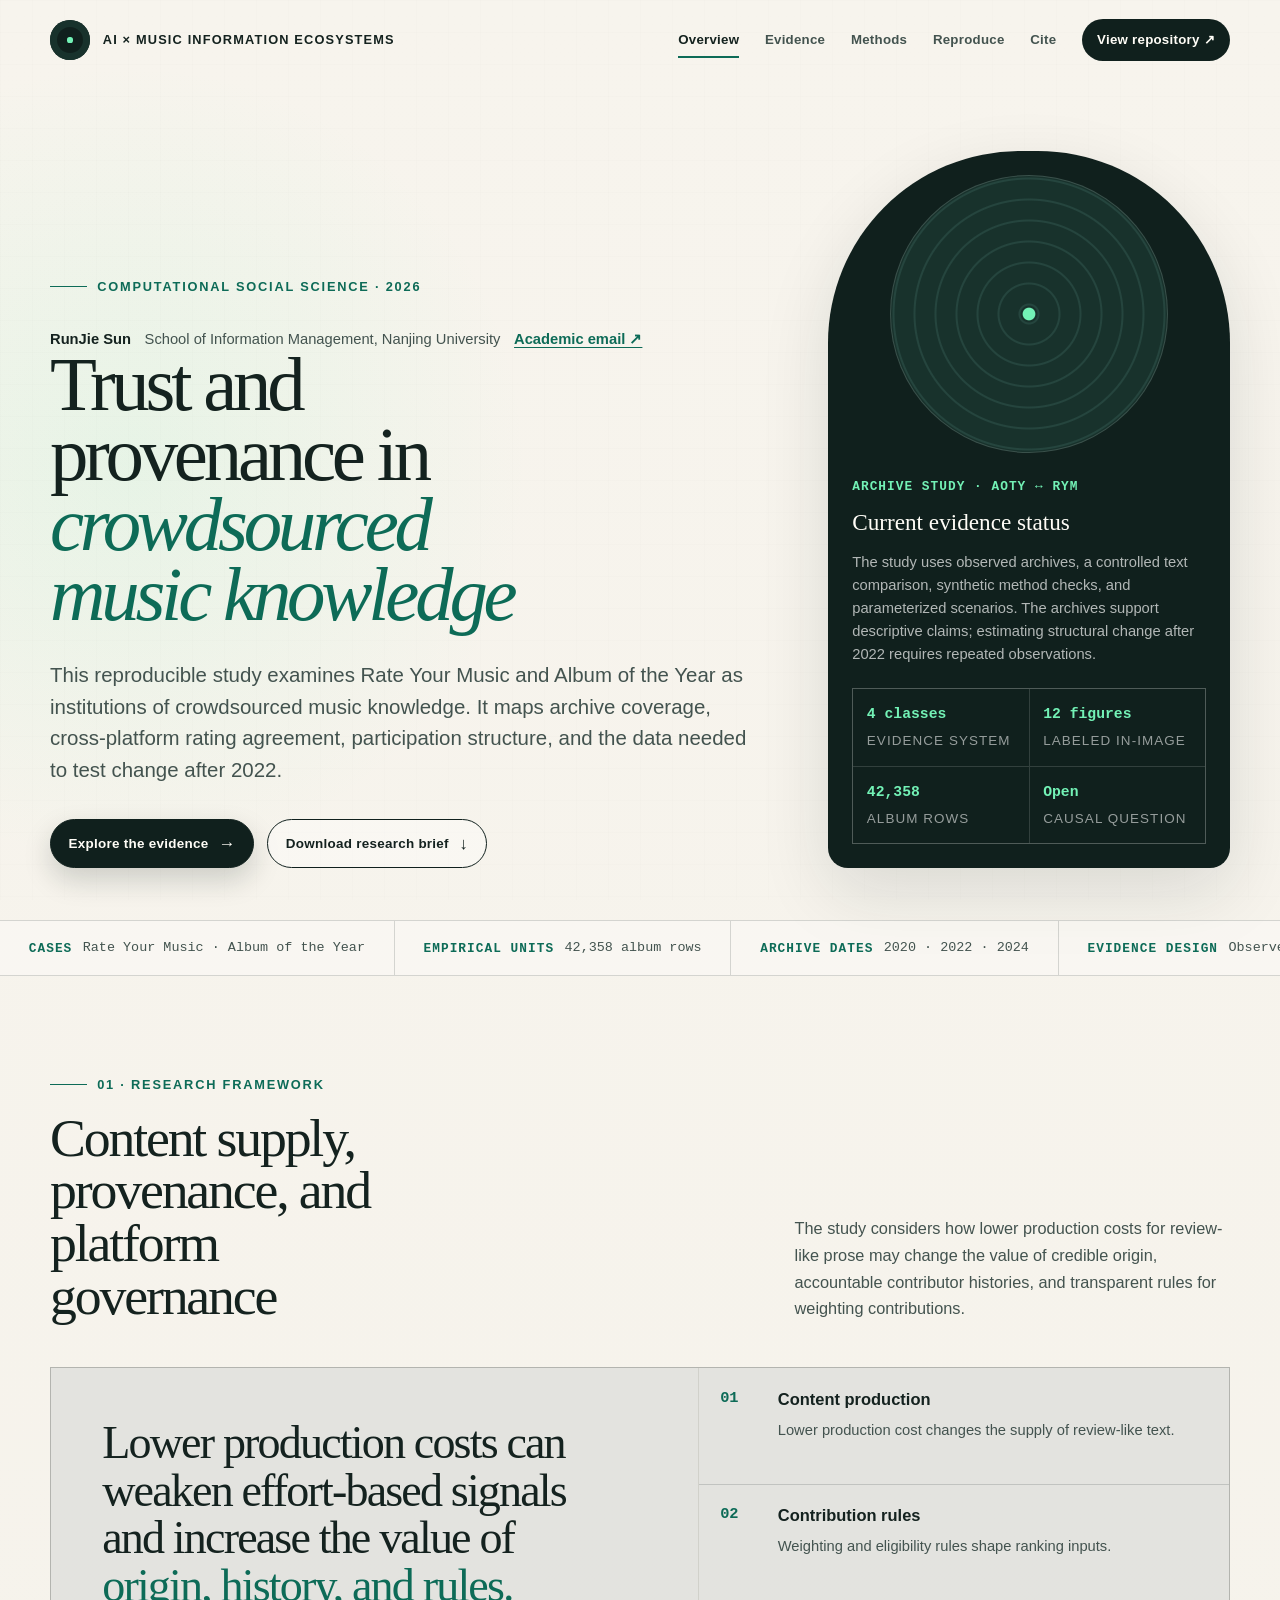
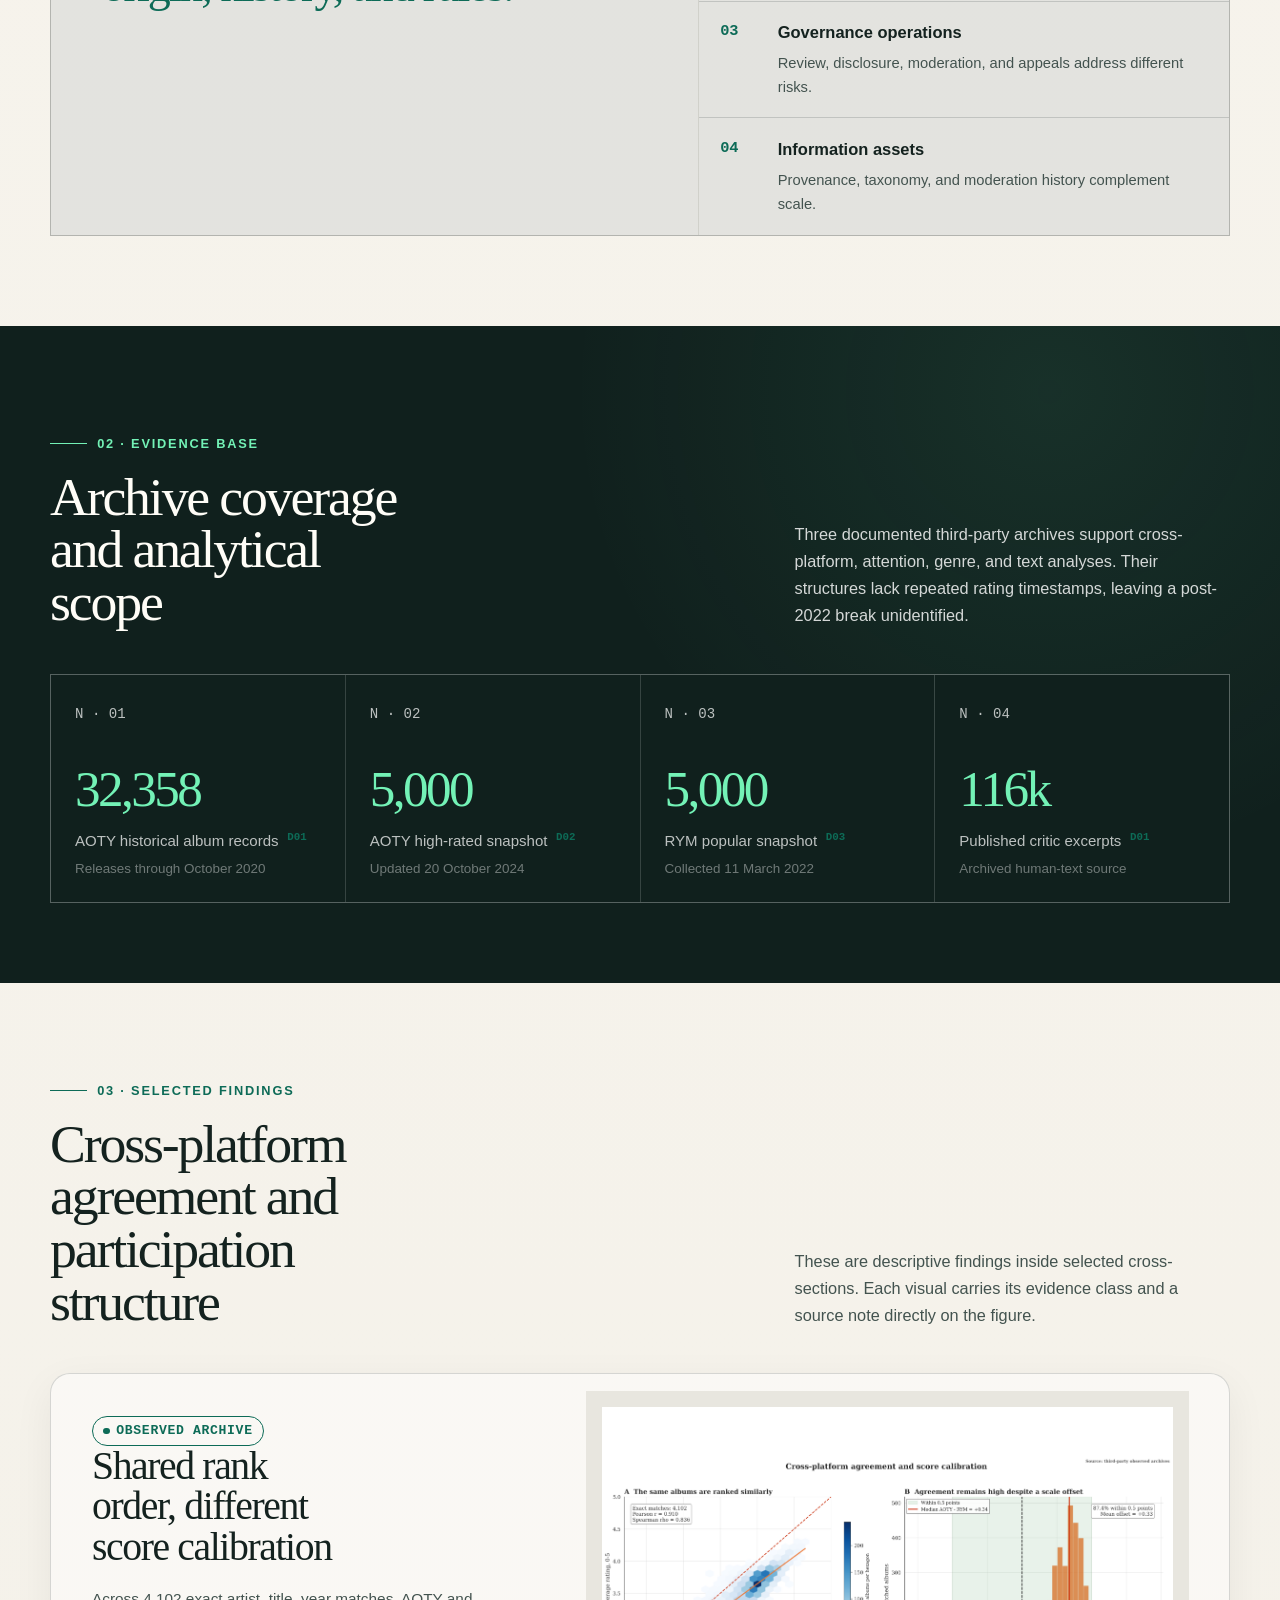
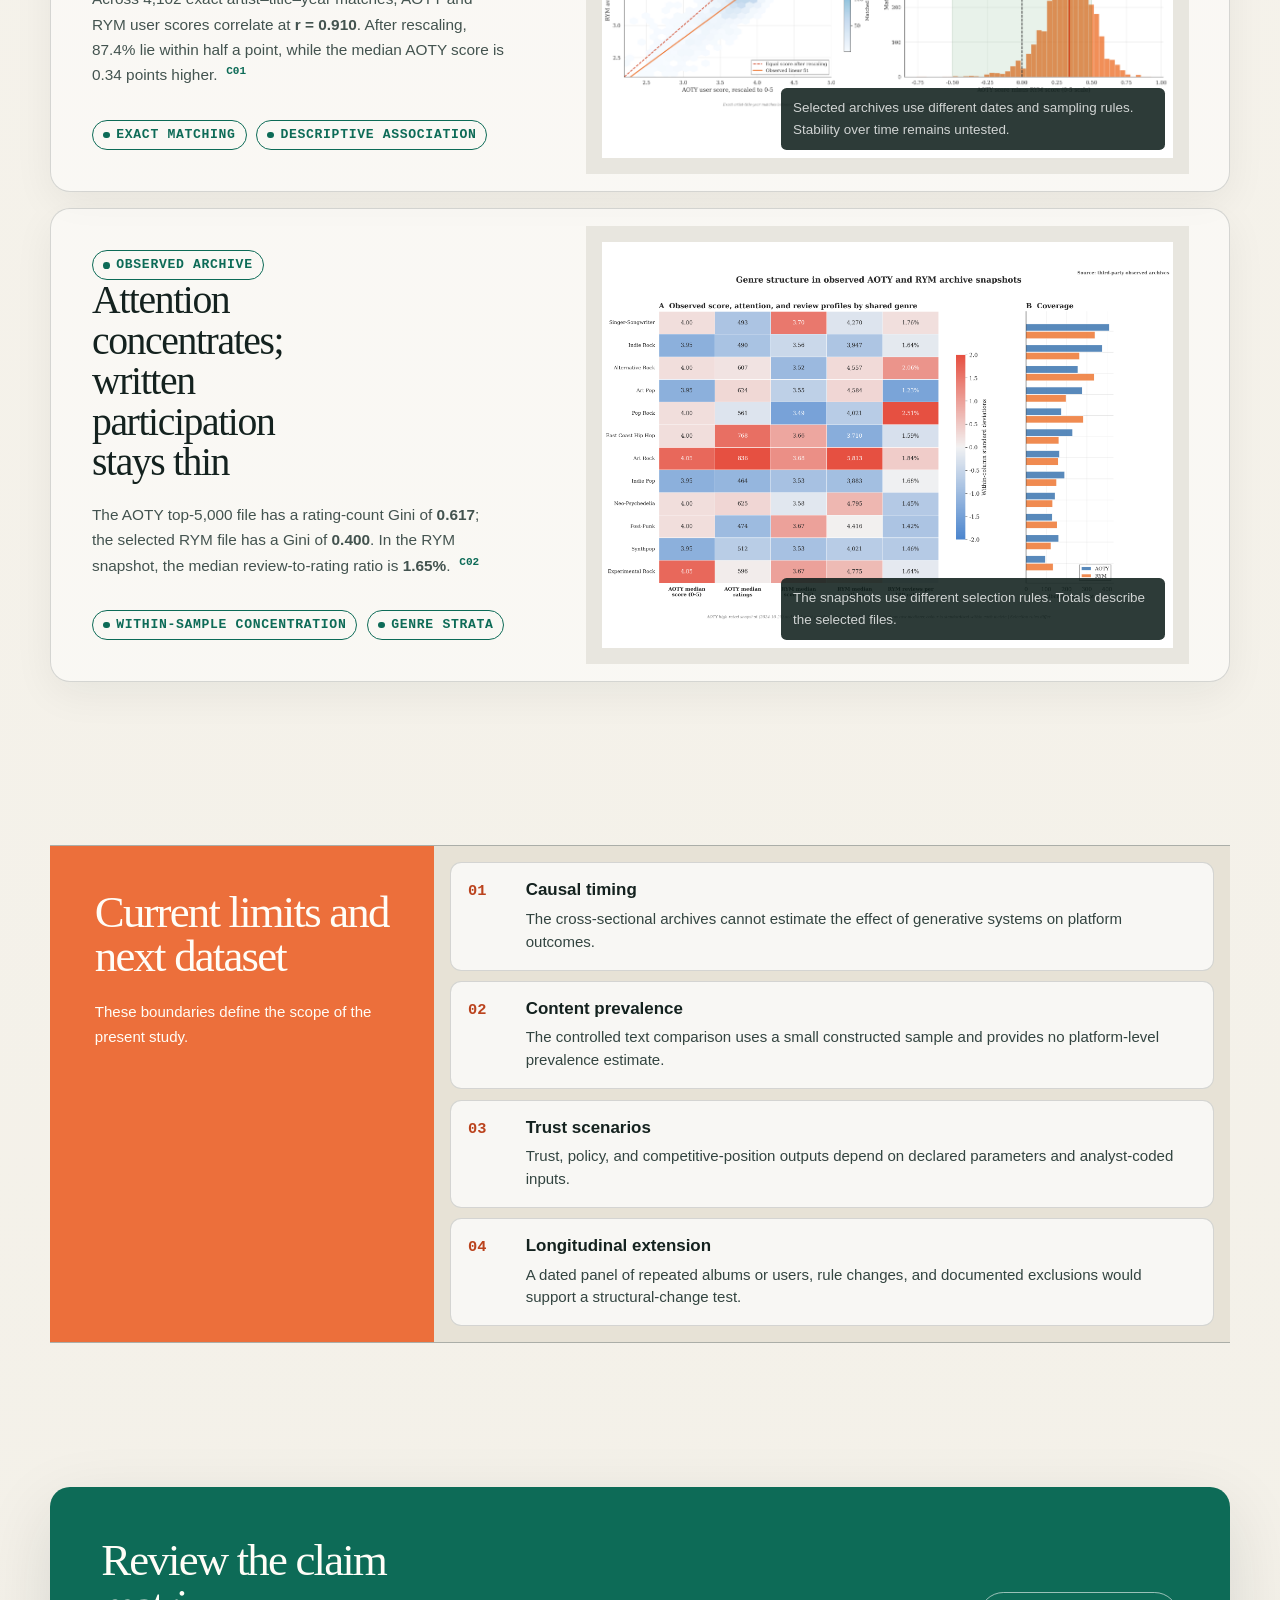
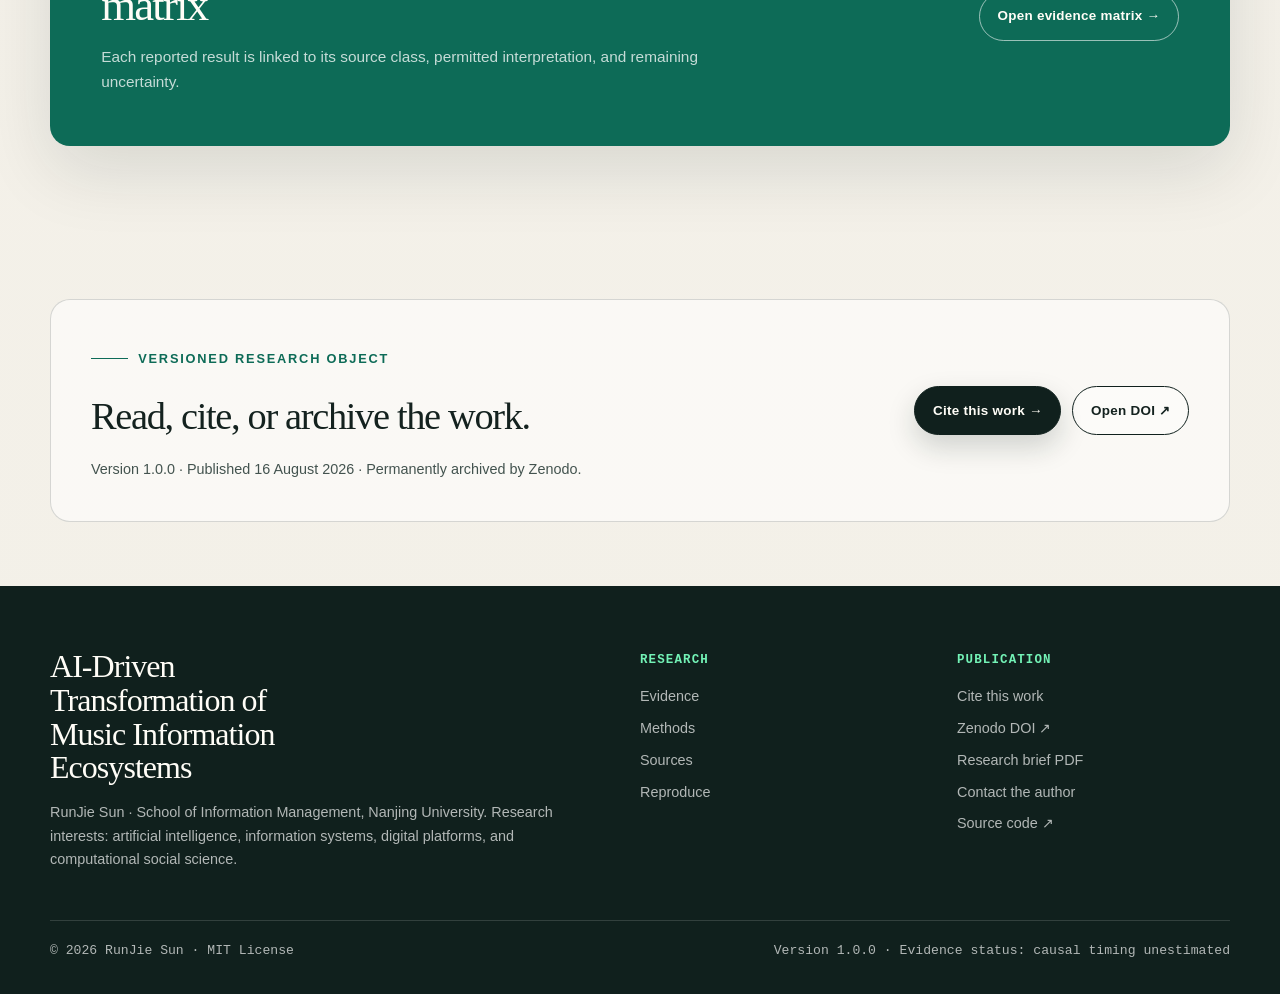
<file: website/index.html>
<!doctype html>
<html lang="en">
<head>
  <meta charset="utf-8">
  <meta name="viewport" content="width=device-width, initial-scale=1">
  <meta name="theme-color" content="#10201d">
  <link rel="icon" href="assets/favicon.svg" type="image/svg+xml">
  <meta name="description" content="A reproducible study of how generative AI may reshape trust, governance, and knowledge production on crowdsourced music-information platforms.">
  <link rel="canonical" href="https://sunrunjie.github.io/AI-Driven-Transformation-of-Music-Information-Ecosystems/">
  <meta property="og:type" content="website">
  <meta property="og:title" content="AI × Music Information Ecosystems">
  <meta property="og:description" content="Observed archives, explicit evidence boundaries, and a reproducible design for studying structural change in AOTY and RYM.">
  <meta property="og:url" content="https://sunrunjie.github.io/AI-Driven-Transformation-of-Music-Information-Ecosystems/">
  <meta property="og:image" content="https://sunrunjie.github.io/AI-Driven-Transformation-of-Music-Information-Ecosystems/assets/og.png">
  <meta name="twitter:card" content="summary_large_image">
  <meta name="twitter:title" content="AI × Music Information Ecosystems">
  <meta name="twitter:description" content="A reproducible study of trust, provenance, and structural change in crowdsourced music knowledge.">
  <meta name="twitter:image" content="https://sunrunjie.github.io/AI-Driven-Transformation-of-Music-Information-Ecosystems/assets/og.png">
  <script type="application/ld+json">
  {
    "@context": "https://schema.org",
    "@type": "ScholarlyArticle",
    "headline": "Generative AI and Structural Change in Crowdsourced Music Information Platforms",
    "alternativeHeadline": "Evidence, Mechanisms, and Open Questions from AOTY and RYM",
    "author": {
      "@type": "Person",
      "name": "RunJie Sun",
      "email": "mailto:251820093@smail.nju.edu.cn",
      "affiliation": {"@type": "Organization", "name": "School of Information Management, Nanjing University"},
      "sameAs": ["https://github.com/SunRunJie"]
    },
    "datePublished": "2026-08-16",
    "version": "1.0.0",
    "identifier": "https://doi.org/10.5281/zenodo.21955380",
    "license": "https://opensource.org/license/mit",
    "url": "https://sunrunjie.github.io/AI-Driven-Transformation-of-Music-Information-Ecosystems/",
    "image": "https://sunrunjie.github.io/AI-Driven-Transformation-of-Music-Information-Ecosystems/assets/og.png",
    "keywords": ["generative AI", "platform governance", "data provenance", "music information", "computational social science"]
  }
  </script>
  <title>AI × Music Information Ecosystems — RunJie Sun</title>
  <link rel="stylesheet" href="styles.css?v=7">
  <script src="script.js" defer></script>
</head>
<body>
  <a class="skip-link" href="#main">Skip to main content</a>
  <header class="site-header">
    <nav class="container nav-shell" aria-label="Primary navigation">
      <a class="brand" href="index.html" aria-label="Research home">
        <span class="brand-mark" aria-hidden="true"></span>
        <span class="brand-text">AI × Music Information Ecosystems</span>
      </a>
      <button class="menu-toggle" type="button" aria-label="Toggle navigation" aria-expanded="false"><span></span></button>
      <div class="nav-links">
        <a href="index.html" aria-current="page">Overview</a>
        <a href="evidence.html">Evidence</a>
        <a href="methods.html">Methods</a>
        <a href="reproducibility.html">Reproduce</a>
        <a href="cite.html">Cite</a>
        <a class="repo-link" href="https://github.com/SunRunJie/AI-Driven-Transformation-of-Music-Information-Ecosystems">View repository ↗</a>
      </div>
    </nav>
  </header>

  <main id="main">
    <section class="hero">
      <div class="container hero-grid">
        <div>
          <p class="eyebrow">Computational social science · 2026</p>
          <p class="hero-author"><strong>RunJie Sun</strong><span>School of Information Management, Nanjing University</span><a href="mailto:251820093@smail.nju.edu.cn">Academic email ↗</a></p>
          <h1 class="display-title">Trust and provenance in <em>crowdsourced music knowledge</em></h1>
          <p class="lede">This reproducible study examines Rate Your Music and Album of the Year as institutions of crowdsourced music knowledge. It maps archive coverage, cross-platform rating agreement, participation structure, and the data needed to test change after 2022.</p>
          <div class="hero-actions">
            <a class="button button-primary" href="evidence.html">Explore the evidence <span class="arrow" aria-hidden="true">→</span></a>
            <a class="button button-secondary" href="assets/research-brief-v1.0.0.pdf">Download research brief <span class="arrow" aria-hidden="true">↓</span></a>
          </div>
        </div>
        <aside class="hero-aside" aria-label="Research status">
          <p class="panel-kicker">Archive study · AOTY ↔ RYM</p>
          <h2>Current evidence status</h2>
          <p>The study uses observed archives, a controlled text comparison, synthetic method checks, and parameterized scenarios. The archives support descriptive claims; estimating structural change after 2022 requires repeated observations.</p>
          <div class="hero-meta">
            <div><strong>4 classes</strong><span>Evidence system</span></div>
            <div><strong>12 figures</strong><span>Labeled in-image</span></div>
            <div><strong>42,358</strong><span>Album rows</span></div>
            <div><strong>Open</strong><span>Causal question</span></div>
          </div>
        </aside>
      </div>
    </section>

    <div class="ticker" aria-label="Study scope">
      <div class="ticker-track">
        <div class="ticker-group">
          <span class="ticker-item"><b>Cases</b> Rate Your Music · Album of the Year</span>
          <span class="ticker-item"><b>Empirical units</b> 42,358 album rows</span>
          <span class="ticker-item"><b>Archive dates</b> 2020 · 2022 · 2024</span>
          <span class="ticker-item"><b>Evidence design</b> Observed · controlled · synthetic · scenario</span>
          <span class="ticker-item"><b>Primary open test</b> Post-2022 structural change</span>
        </div>
        <div class="ticker-group" aria-hidden="true">
          <span class="ticker-item"><b>Cases</b> Rate Your Music · Album of the Year</span>
          <span class="ticker-item"><b>Empirical units</b> 42,358 album rows</span>
          <span class="ticker-item"><b>Archive dates</b> 2020 · 2022 · 2024</span>
          <span class="ticker-item"><b>Evidence design</b> Observed · controlled · synthetic · scenario</span>
          <span class="ticker-item"><b>Primary open test</b> Post-2022 structural change</span>
        </div>
      </div>
    </div>

    <section class="section" id="proposition">
      <div class="container">
        <div class="section-header reveal">
          <div>
            <p class="eyebrow">01 · Research framework</p>
            <h2 class="section-title">Content supply, provenance, and platform governance</h2>
          </div>
          <p class="section-copy">The study considers how lower production costs for review-like prose may change the value of credible origin, accountable contributor histories, and transparent rules for weighting contributions.</p>
        </div>
        <div class="principle-grid reveal">
          <div class="principle-main">
            <blockquote>Lower production costs can weaken effort-based signals and increase the value of <em>origin, history, and rules.</em></blockquote>
          </div>
          <div class="principle-side">
            <div class="principle-link"><b>01</b><div><strong>Content production</strong><span>Lower production cost changes the supply of review-like text.</span></div></div>
            <div class="principle-link"><b>02</b><div><strong>Contribution rules</strong><span>Weighting and eligibility rules shape ranking inputs.</span></div></div>
            <div class="principle-link"><b>03</b><div><strong>Governance operations</strong><span>Review, disclosure, moderation, and appeals address different risks.</span></div></div>
            <div class="principle-link"><b>04</b><div><strong>Information assets</strong><span>Provenance, taxonomy, and moderation history complement scale.</span></div></div>
          </div>
        </div>
      </div>
    </section>

    <section class="section section-dark" id="evidence-base">
      <div class="container">
        <div class="section-header reveal">
          <div>
            <p class="eyebrow">02 · Evidence base</p>
            <h2 class="section-title">Archive coverage and analytical scope</h2>
          </div>
          <p class="section-copy">Three documented third-party archives support cross-platform, attention, genre, and text analyses. Their structures lack repeated rating timestamps, leaving a post-2022 break unidentified.</p>
        </div>
        <div class="stat-grid reveal">
          <article class="stat"><span class="stat-index">N · 01</span><strong class="stat-value">32,358</strong><span class="stat-label">AOTY historical album records <a class="source-ref" href="sources.html#src-aoty-history" aria-label="Source D01">D01</a></span><span class="stat-note">Releases through October 2020</span></article>
          <article class="stat"><span class="stat-index">N · 02</span><strong class="stat-value">5,000</strong><span class="stat-label">AOTY high-rated snapshot <a class="source-ref" href="sources.html#src-aoty-snapshot" aria-label="Source D02">D02</a></span><span class="stat-note">Updated 20 October 2024</span></article>
          <article class="stat"><span class="stat-index">N · 03</span><strong class="stat-value">5,000</strong><span class="stat-label">RYM popular snapshot <a class="source-ref" href="sources.html#src-rym-snapshot" aria-label="Source D03">D03</a></span><span class="stat-note">Collected 11 March 2022</span></article>
          <article class="stat"><span class="stat-index">N · 04</span><strong class="stat-value">116k</strong><span class="stat-label">Published critic excerpts <a class="source-ref" href="sources.html#src-aoty-history" aria-label="Source D01">D01</a></span><span class="stat-note">Archived human-text source</span></article>
        </div>
      </div>
    </section>

    <section class="section" id="findings">
      <div class="container">
        <div class="section-header reveal">
          <div>
            <p class="eyebrow">03 · Selected findings</p>
            <h2 class="section-title">Cross-platform agreement and participation structure</h2>
          </div>
          <p class="section-copy">These are descriptive findings inside selected cross-sections. Each visual carries its evidence class and a source note directly on the figure.</p>
        </div>
        <div class="finding-stack">
          <article class="finding-card reveal">
            <div class="finding-copy">
              <div>
                <span class="evidence-tag tag-observed">Observed archive</span>
                <h3>Shared rank order, different score calibration</h3>
                <p>Across 4,102 exact artist–title–year matches, AOTY and RYM user scores correlate at <strong>r = 0.910</strong>. After rescaling, 87.4% lie within half a point, while the median AOTY score is 0.34 points higher. <a class="source-ref" href="sources.html#claim-score-agreement" aria-label="Evidence trace C01">C01</a></p>
              </div>
              <div class="finding-meta"><span class="evidence-tag tag-observed">Exact matching</span><span class="evidence-tag tag-observed">Descriptive association</span></div>
            </div>
            <figure class="finding-visual">
              <img src="assets/figures/rating_distribution_evolution.png" alt="Hexbin plot and difference histogram showing AOTY and RYM score agreement across 4,102 matched albums">
              <figcaption>Selected archives use different dates and sampling rules. Stability over time remains untested.</figcaption>
            </figure>
          </article>

          <article class="finding-card reveal">
            <div class="finding-copy">
              <div>
                <span class="evidence-tag tag-observed">Observed archive</span>
                <h3>Attention concentrates; written participation stays thin</h3>
                <p>The AOTY top-5,000 file has a rating-count Gini of <strong>0.617</strong>; the selected RYM file has a Gini of <strong>0.400</strong>. In the RYM snapshot, the median review-to-rating ratio is <strong>1.65%</strong>. <a class="source-ref" href="sources.html#claim-attention" aria-label="Evidence trace C02">C02</a></p>
              </div>
              <div class="finding-meta"><span class="evidence-tag tag-observed">Within-sample concentration</span><span class="evidence-tag tag-observed">Genre strata</span></div>
            </div>
            <figure class="finding-visual">
              <img src="assets/figures/genre_impact_heatmap.png" alt="Heatmap comparing score, rating attention, review density and genre coverage across AOTY and RYM snapshots">
              <figcaption>The snapshots use different selection rules. Totals describe the selected files.</figcaption>
            </figure>
          </article>
        </div>
      </div>
    </section>

    <section class="section-tight">
      <div class="container boundary reveal">
        <div class="boundary-lead">
          <h2>Current limits and next dataset</h2>
          <p>These boundaries define the scope of the present study.</p>
        </div>
        <div class="boundary-list">
          <div class="boundary-item"><b>01</b><div><strong>Causal timing</strong><p>The cross-sectional archives cannot estimate the effect of generative systems on platform outcomes.</p></div></div>
          <div class="boundary-item"><b>02</b><div><strong>Content prevalence</strong><p>The controlled text comparison uses a small constructed sample and provides no platform-level prevalence estimate.</p></div></div>
          <div class="boundary-item"><b>03</b><div><strong>Trust scenarios</strong><p>Trust, policy, and competitive-position outputs depend on declared parameters and analyst-coded inputs.</p></div></div>
          <div class="boundary-item"><b>04</b><div><strong>Longitudinal extension</strong><p>A dated panel of repeated albums or users, rule changes, and documented exclusions would support a structural-change test.</p></div></div>
        </div>
      </div>
    </section>

    <section class="section">
      <div class="container cta-panel reveal">
        <div>
          <h2>Review the claim matrix</h2>
          <p>Each reported result is linked to its source class, permitted interpretation, and remaining uncertainty.</p>
        </div>
        <a class="button" href="evidence.html">Open evidence matrix →</a>
      </div>
    </section>

    <section class="section-tight">
      <div class="container publication-strip reveal">
        <div><p class="eyebrow">Versioned research object</p><h2>Read, cite, or archive the work.</h2><p>Version 1.0.0 · Published 16 August 2026 · Permanently archived by Zenodo.</p></div>
        <div class="publication-actions"><a class="button button-primary" href="cite.html">Cite this work →</a><a class="button button-secondary" href="https://doi.org/10.5281/zenodo.21955380">Open DOI ↗</a></div>
      </div>
    </section>
  </main>

  <footer class="site-footer">
    <div class="container">
      <div class="footer-grid">
        <div>
          <h2 class="footer-title">AI-Driven Transformation of Music Information Ecosystems</h2>
          <p class="footer-copy">RunJie Sun · School of Information Management, Nanjing University. Research interests: artificial intelligence, information systems, digital platforms, and computational social science.</p>
        </div>
        <div class="footer-nav"><strong>Research</strong><a href="evidence.html">Evidence</a><a href="methods.html">Methods</a><a href="sources.html">Sources</a><a href="reproducibility.html">Reproduce</a></div>
        <div class="footer-nav"><strong>Publication</strong><a href="cite.html">Cite this work</a><a href="https://doi.org/10.5281/zenodo.21955380">Zenodo DOI ↗</a><a href="assets/research-brief-v1.0.0.pdf">Research brief PDF</a><a href="mailto:251820093@smail.nju.edu.cn">Contact the author</a><a href="https://github.com/SunRunJie/AI-Driven-Transformation-of-Music-Information-Ecosystems">Source code ↗</a></div>
      </div>
      <div class="footer-bottom"><span>© <span data-year>2026</span> RunJie Sun · MIT License</span><span>Version 1.0.0 · Evidence status: causal timing unestimated</span></div>
    </div>
  </footer>
</body>
</html>
</file>
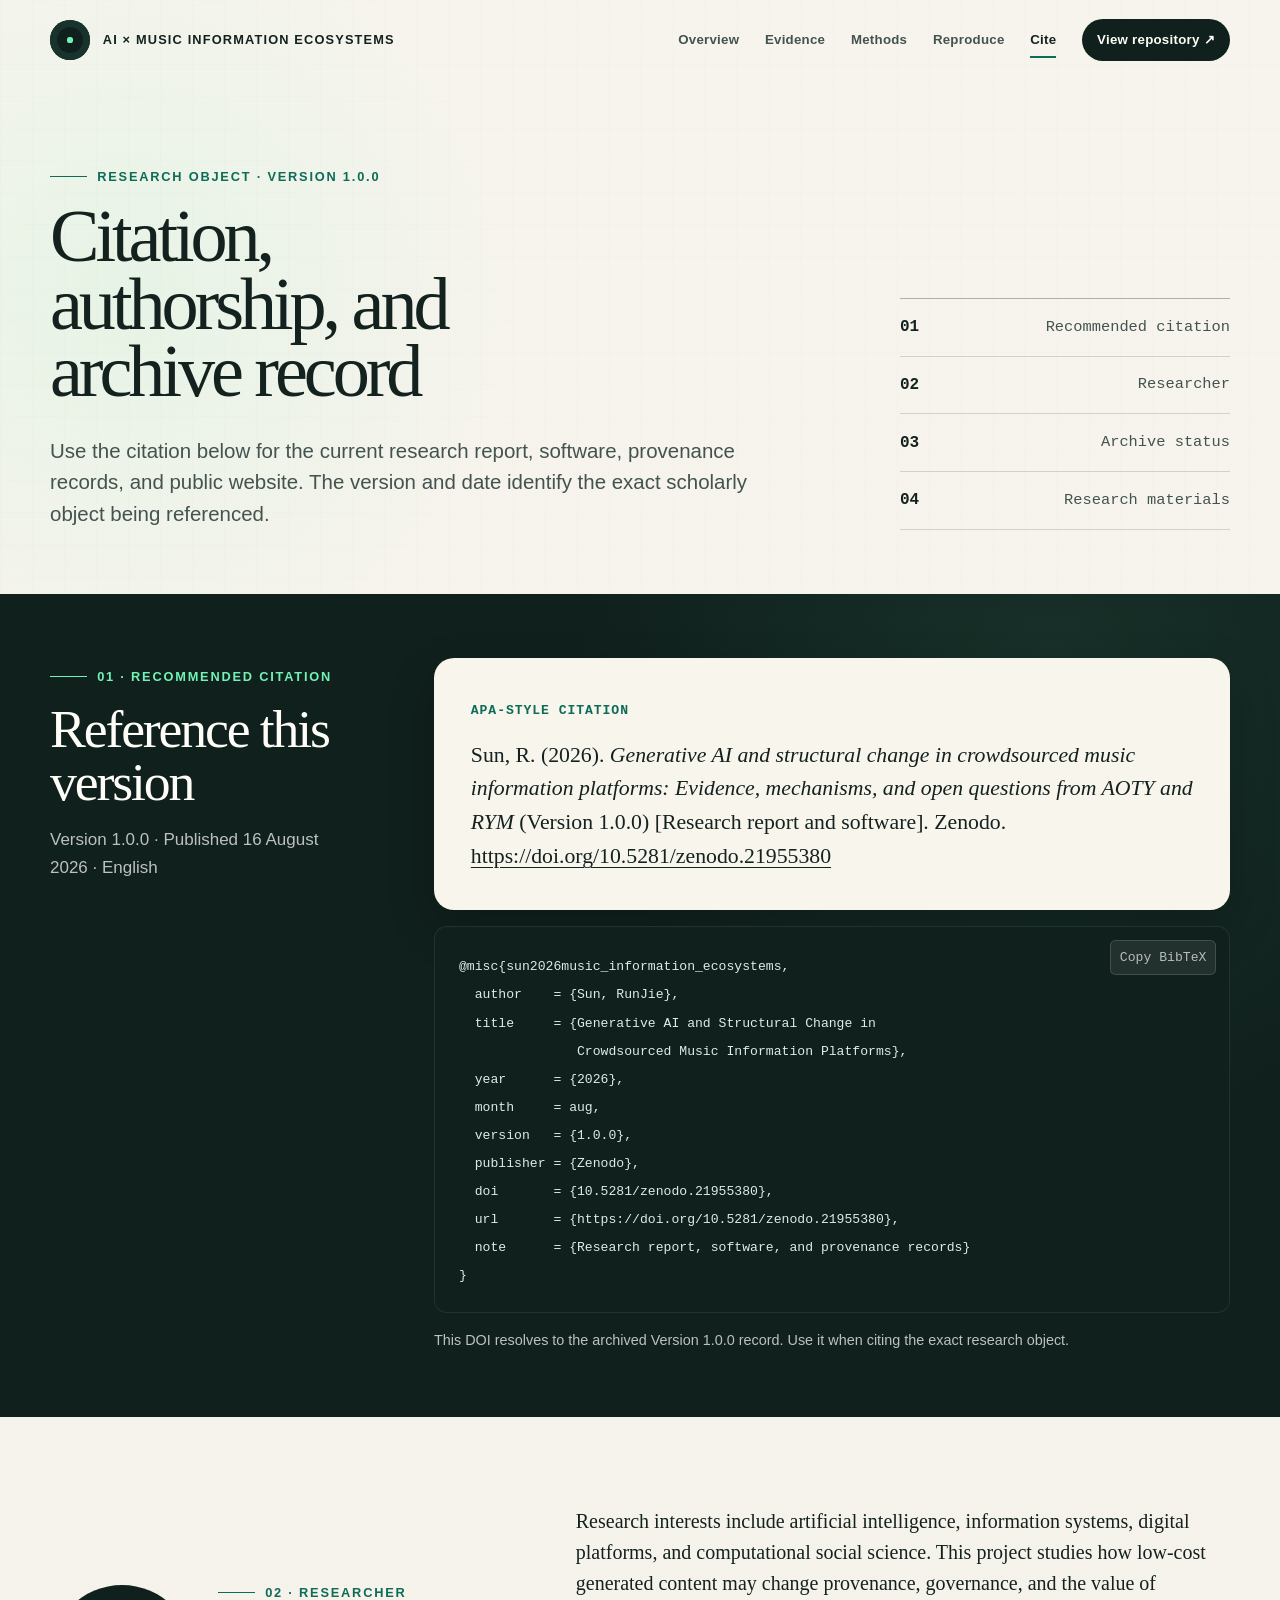
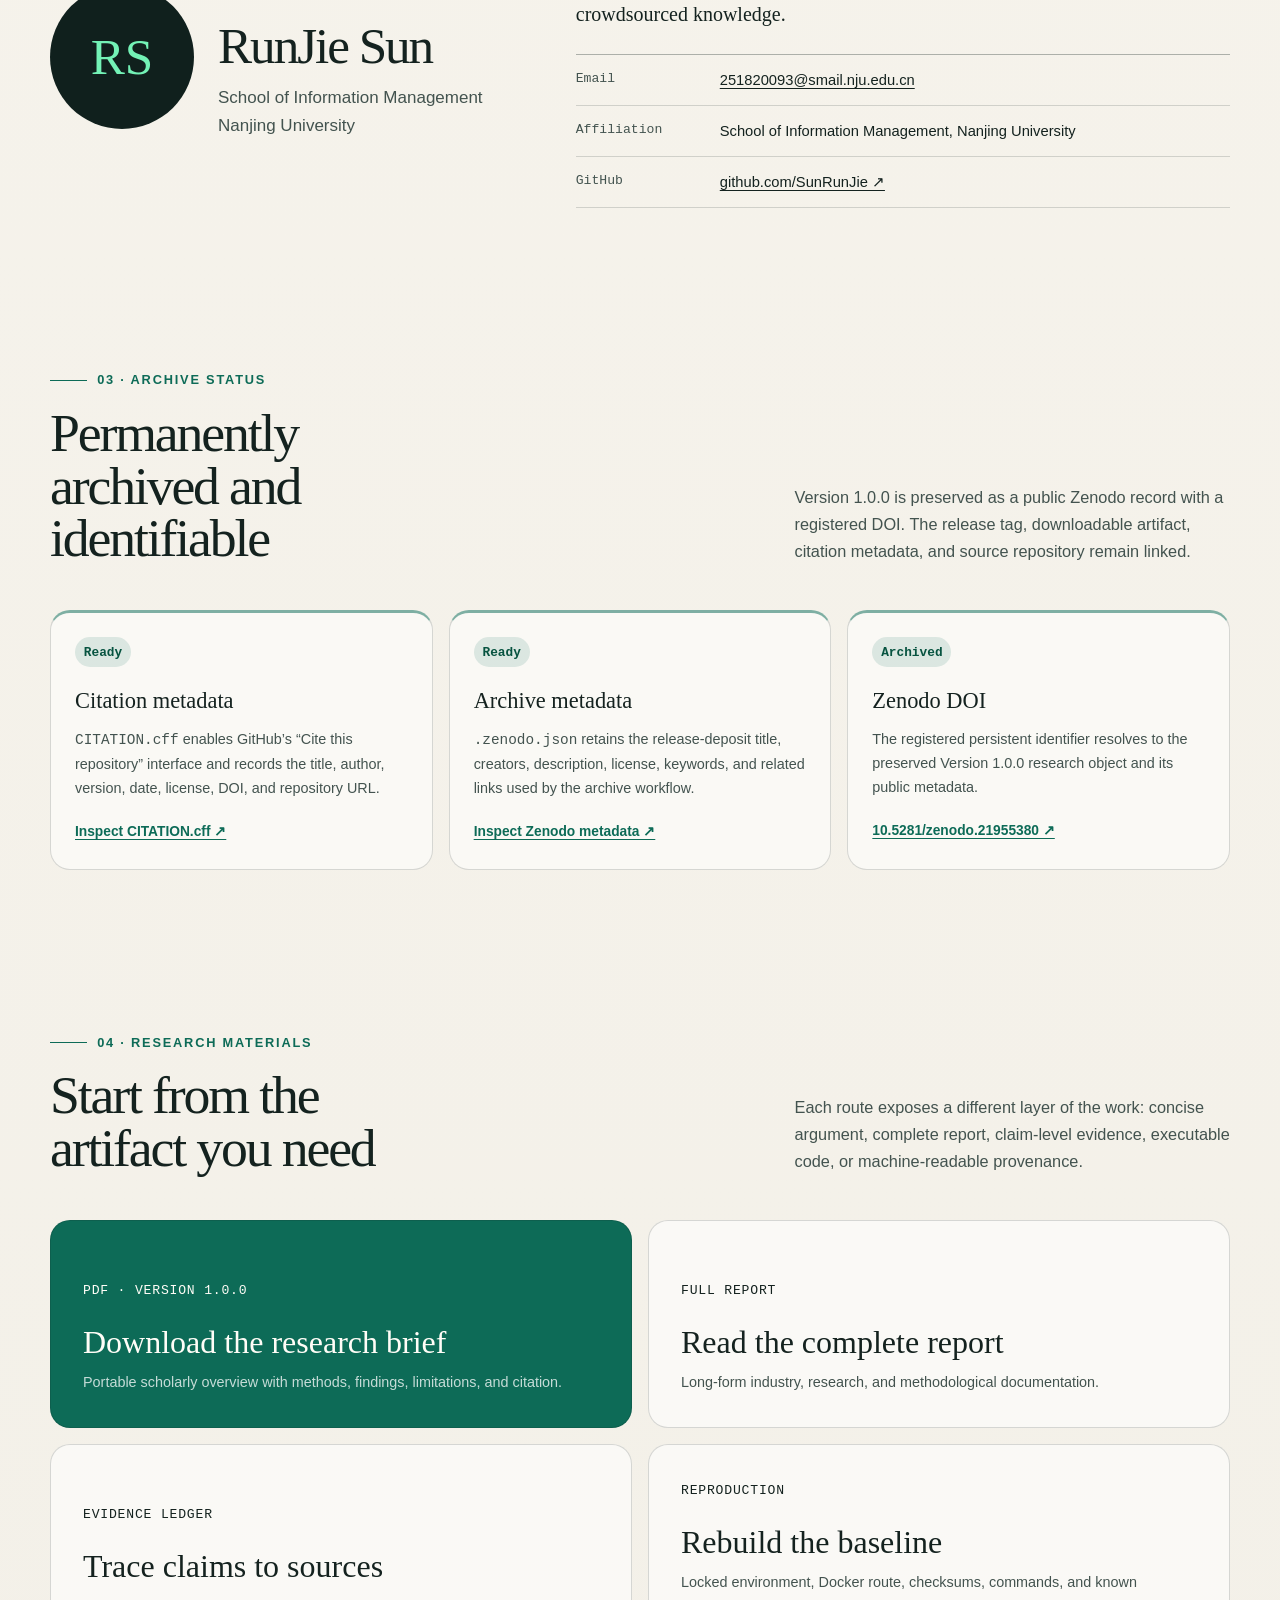
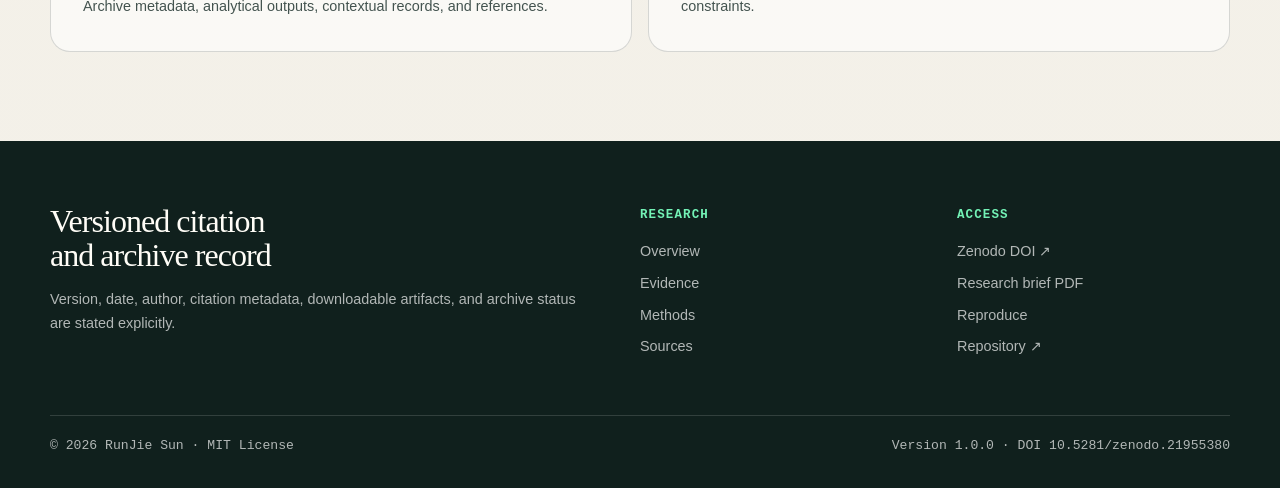
<file: website/cite.html>
<!doctype html>
<html lang="en">
<head>
  <meta charset="utf-8">
  <meta name="viewport" content="width=device-width, initial-scale=1">
  <meta name="theme-color" content="#10201d">
  <link rel="icon" href="assets/favicon.svg" type="image/svg+xml">
  <meta name="description" content="Citation, version, author, archival status, and downloadable research materials for the Music Information Ecosystems study.">
  <link rel="canonical" href="https://sunrunjie.github.io/AI-Driven-Transformation-of-Music-Information-Ecosystems/cite.html">
  <meta property="og:type" content="article">
  <meta property="og:title" content="Cite and access — AI × Music Information Ecosystems">
  <meta property="og:description" content="Recommended citation, BibTeX, versioned materials, author identity, and archival status.">
  <meta property="og:url" content="https://sunrunjie.github.io/AI-Driven-Transformation-of-Music-Information-Ecosystems/cite.html">
  <meta property="og:image" content="https://sunrunjie.github.io/AI-Driven-Transformation-of-Music-Information-Ecosystems/assets/og.png">
  <title>Cite and access — AI × Music Information Ecosystems</title>
  <link rel="stylesheet" href="styles.css?v=7">
  <script src="script.js" defer></script>
</head>
<body>
  <a class="skip-link" href="#main">Skip to main content</a>
  <header class="site-header">
    <nav class="container nav-shell" aria-label="Primary navigation">
      <a class="brand" href="index.html" aria-label="Research home"><span class="brand-mark" aria-hidden="true"></span><span class="brand-text">AI × Music Information Ecosystems</span></a>
      <button class="menu-toggle" type="button" aria-label="Toggle navigation" aria-expanded="false"><span></span></button>
      <div class="nav-links"><a href="index.html">Overview</a><a href="evidence.html">Evidence</a><a href="methods.html">Methods</a><a href="reproducibility.html">Reproduce</a><a href="cite.html" aria-current="page">Cite</a><a class="repo-link" href="https://github.com/SunRunJie/AI-Driven-Transformation-of-Music-Information-Ecosystems">View repository ↗</a></div>
    </nav>
  </header>

  <main id="main">
    <section class="page-hero">
      <div class="container page-hero-grid">
        <div><p class="eyebrow">Research object · Version 1.0.0</p><h1 class="page-title">Citation, authorship, and archive record</h1><p class="lede">Use the citation below for the current research report, software, provenance records, and public website. The version and date identify the exact scholarly object being referenced.</p></div>
        <div class="page-index" aria-label="Page contents"><div><strong>01</strong><span>Recommended citation</span></div><div><strong>02</strong><span>Researcher</span></div><div><strong>03</strong><span>Archive status</span></div><div><strong>04</strong><span>Research materials</span></div></div>
      </div>
    </section>

    <section class="section-dark section-tight" id="citation">
      <div class="container citation-layout">
        <div class="citation-heading"><p class="eyebrow">01 · Recommended citation</p><h2 class="section-title">Reference this version</h2><p>Version 1.0.0 · Published 16 August 2026 · English</p></div>
        <div>
          <div class="citation-card">
            <span class="record-label">APA-style citation</span>
            <p class="citation-text">Sun, R. (2026). <em>Generative AI and structural change in crowdsourced music information platforms: Evidence, mechanisms, and open questions from AOTY and RYM</em> (Version 1.0.0) [Research report and software]. Zenodo. <a href="https://doi.org/10.5281/zenodo.21955380">https://doi.org/10.5281/zenodo.21955380</a></p>
          </div>
          <div class="code-block citation-code"><button class="copy-button" type="button">Copy BibTeX</button><code>@misc{sun2026music_information_ecosystems,
  author    = {Sun, RunJie},
  title     = {Generative AI and Structural Change in
               Crowdsourced Music Information Platforms},
  year      = {2026},
  month     = aug,
  version   = {1.0.0},
  publisher = {Zenodo},
  doi       = {10.5281/zenodo.21955380},
  url       = {https://doi.org/10.5281/zenodo.21955380},
  note      = {Research report, software, and provenance records}
}</code></div>
          <p class="micro-note">This DOI resolves to the archived Version 1.0.0 record. Use it when citing the exact research object.</p>
        </div>
      </div>
    </section>

    <section class="section" id="researcher">
      <div class="container profile-grid">
        <div class="profile-card reveal">
          <span class="profile-monogram" aria-hidden="true">RS</span>
          <div><p class="eyebrow">02 · Researcher</p><h2>RunJie Sun</h2><p class="profile-role">School of Information Management<br>Nanjing University</p></div>
        </div>
        <div class="profile-copy reveal">
          <p class="profile-statement">Research interests include artificial intelligence, information systems, digital platforms, and computational social science. This project studies how low-cost generated content may change provenance, governance, and the value of crowdsourced knowledge.</p>
          <dl class="identity-list">
            <div><dt>Email</dt><dd><a href="mailto:251820093@smail.nju.edu.cn">251820093@smail.nju.edu.cn</a></dd></div>
            <div><dt>Affiliation</dt><dd>School of Information Management, Nanjing University</dd></div>
            <div><dt>GitHub</dt><dd><a href="https://github.com/SunRunJie">github.com/SunRunJie ↗</a></dd></div>
          </dl>
        </div>
      </div>
    </section>

    <section class="section-tight" id="archive">
      <div class="container">
        <div class="section-header reveal"><div><p class="eyebrow">03 · Archive status</p><h2 class="section-title">Permanently archived and identifiable</h2></div><p class="section-copy">Version 1.0.0 is preserved as a public Zenodo record with a registered DOI. The release tag, downloadable artifact, citation metadata, and source repository remain linked.</p></div>
        <div class="archive-grid reveal">
          <article class="archive-card"><span class="status-pill status-ready">Ready</span><h3>Citation metadata</h3><p><code>CITATION.cff</code> enables GitHub’s “Cite this repository” interface and records the title, author, version, date, license, DOI, and repository URL.</p><a href="https://github.com/SunRunJie/AI-Driven-Transformation-of-Music-Information-Ecosystems/blob/main/CITATION.cff">Inspect CITATION.cff ↗</a></article>
          <article class="archive-card"><span class="status-pill status-ready">Ready</span><h3>Archive metadata</h3><p><code>.zenodo.json</code> retains the release-deposit title, creators, description, license, keywords, and related links used by the archive workflow.</p><a href="https://github.com/SunRunJie/AI-Driven-Transformation-of-Music-Information-Ecosystems/blob/main/.zenodo.json">Inspect Zenodo metadata ↗</a></article>
          <article class="archive-card"><span class="status-pill status-ready">Archived</span><h3>Zenodo DOI</h3><p>The registered persistent identifier resolves to the preserved Version 1.0.0 research object and its public metadata.</p><a href="https://doi.org/10.5281/zenodo.21955380">10.5281/zenodo.21955380 ↗</a></article>
        </div>
      </div>
    </section>

    <section class="section" id="materials">
      <div class="container">
        <div class="section-header reveal"><div><p class="eyebrow">04 · Research materials</p><h2 class="section-title">Start from the artifact you need</h2></div><p class="section-copy">Each route exposes a different layer of the work: concise argument, complete report, claim-level evidence, executable code, or machine-readable provenance.</p></div>
        <div class="material-grid reveal">
          <a class="material-link featured" href="assets/research-brief-v1.0.0.pdf"><span>PDF · Version 1.0.0</span><strong>Download the research brief</strong><small>Portable scholarly overview with methods, findings, limitations, and citation.</small></a>
          <a class="material-link" href="https://github.com/SunRunJie/AI-Driven-Transformation-of-Music-Information-Ecosystems/blob/main/docs/Research_Report.md"><span>Full report</span><strong>Read the complete report</strong><small>Long-form industry, research, and methodological documentation.</small></a>
          <a class="material-link" href="sources.html"><span>Evidence ledger</span><strong>Trace claims to sources</strong><small>Archive metadata, analytical outputs, contextual records, and references.</small></a>
          <a class="material-link" href="reproducibility.html"><span>Reproduction</span><strong>Rebuild the baseline</strong><small>Locked environment, Docker route, checksums, commands, and known constraints.</small></a>
        </div>
      </div>
    </section>
  </main>

  <footer class="site-footer"><div class="container"><div class="footer-grid"><div><h2 class="footer-title">Versioned citation and archive record</h2><p class="footer-copy">Version, date, author, citation metadata, downloadable artifacts, and archive status are stated explicitly.</p></div><div class="footer-nav"><strong>Research</strong><a href="index.html">Overview</a><a href="evidence.html">Evidence</a><a href="methods.html">Methods</a><a href="sources.html">Sources</a></div><div class="footer-nav"><strong>Access</strong><a href="https://doi.org/10.5281/zenodo.21955380">Zenodo DOI ↗</a><a href="assets/research-brief-v1.0.0.pdf">Research brief PDF</a><a href="reproducibility.html">Reproduce</a><a href="https://github.com/SunRunJie/AI-Driven-Transformation-of-Music-Information-Ecosystems">Repository ↗</a></div></div><div class="footer-bottom"><span>© <span data-year>2026</span> RunJie Sun · MIT License</span><span>Version 1.0.0 · DOI 10.5281/zenodo.21955380</span></div></div></footer>
</body>
</html>
</file>
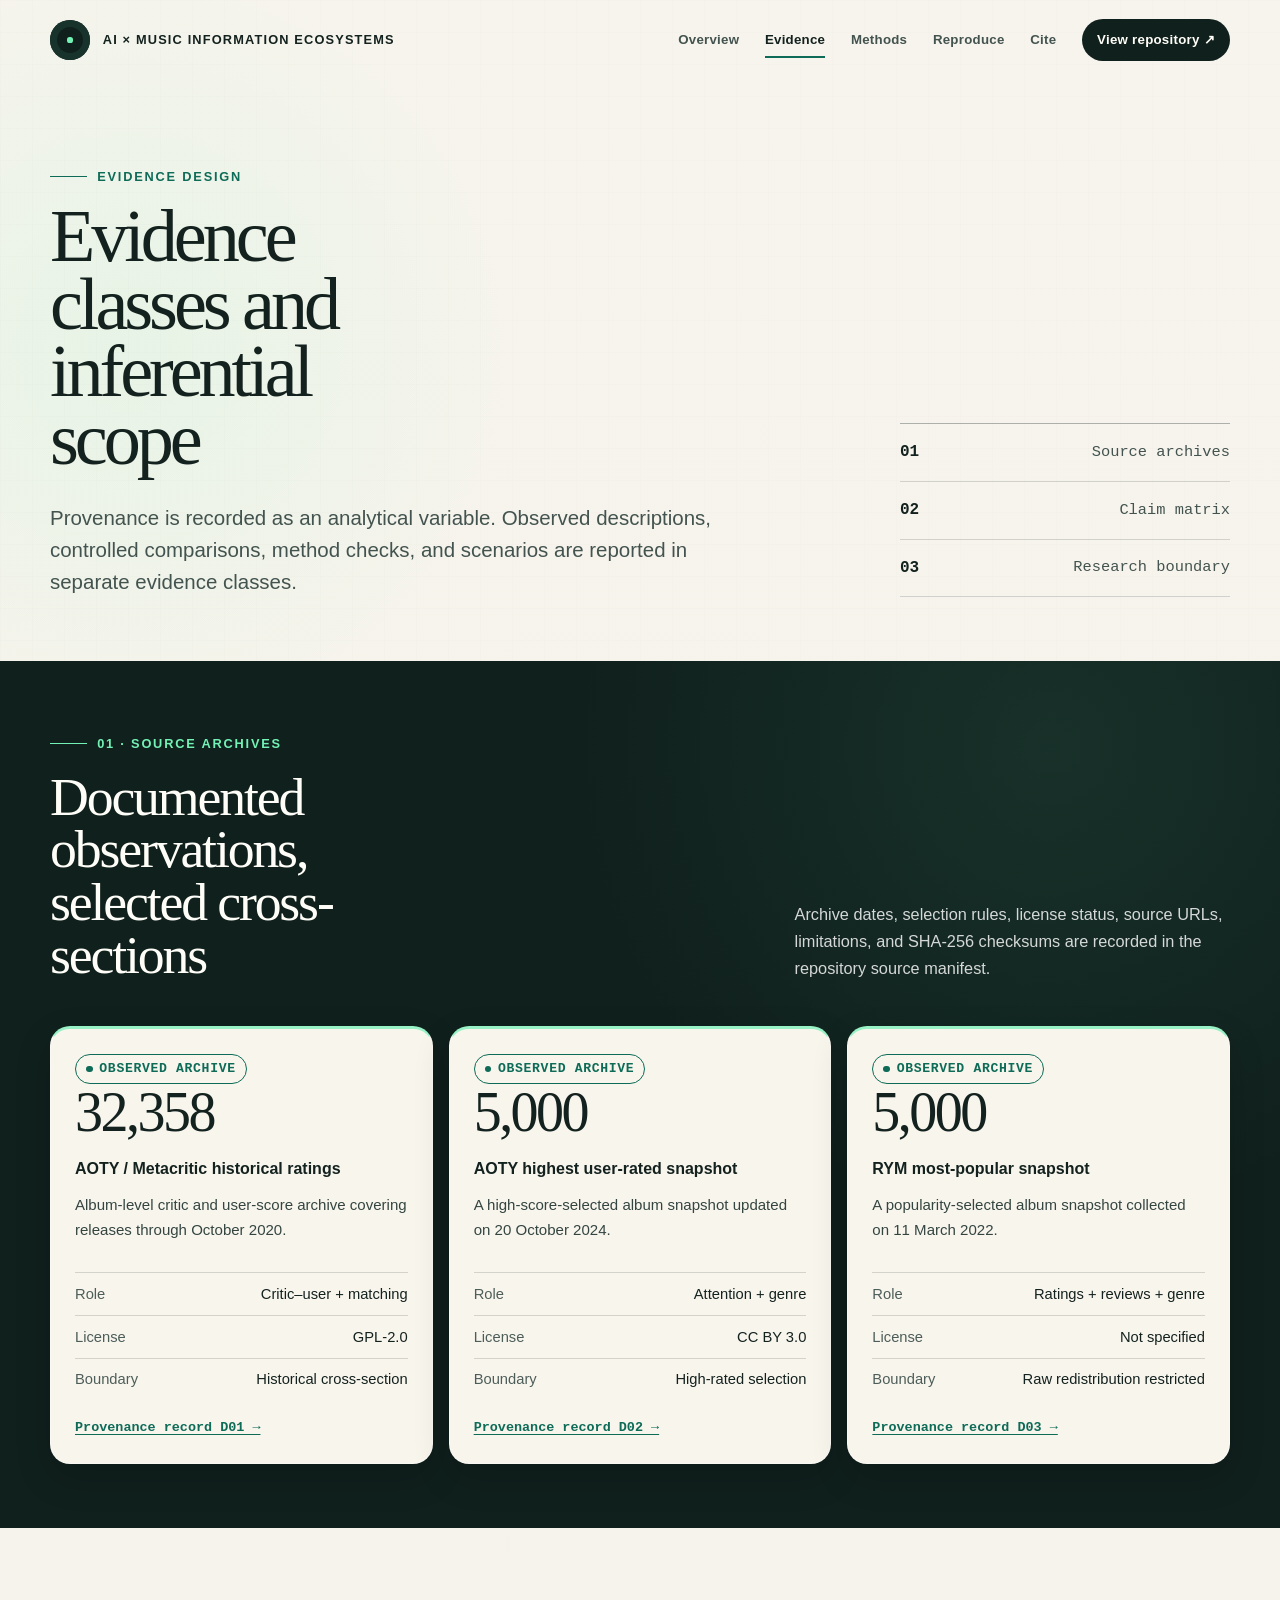
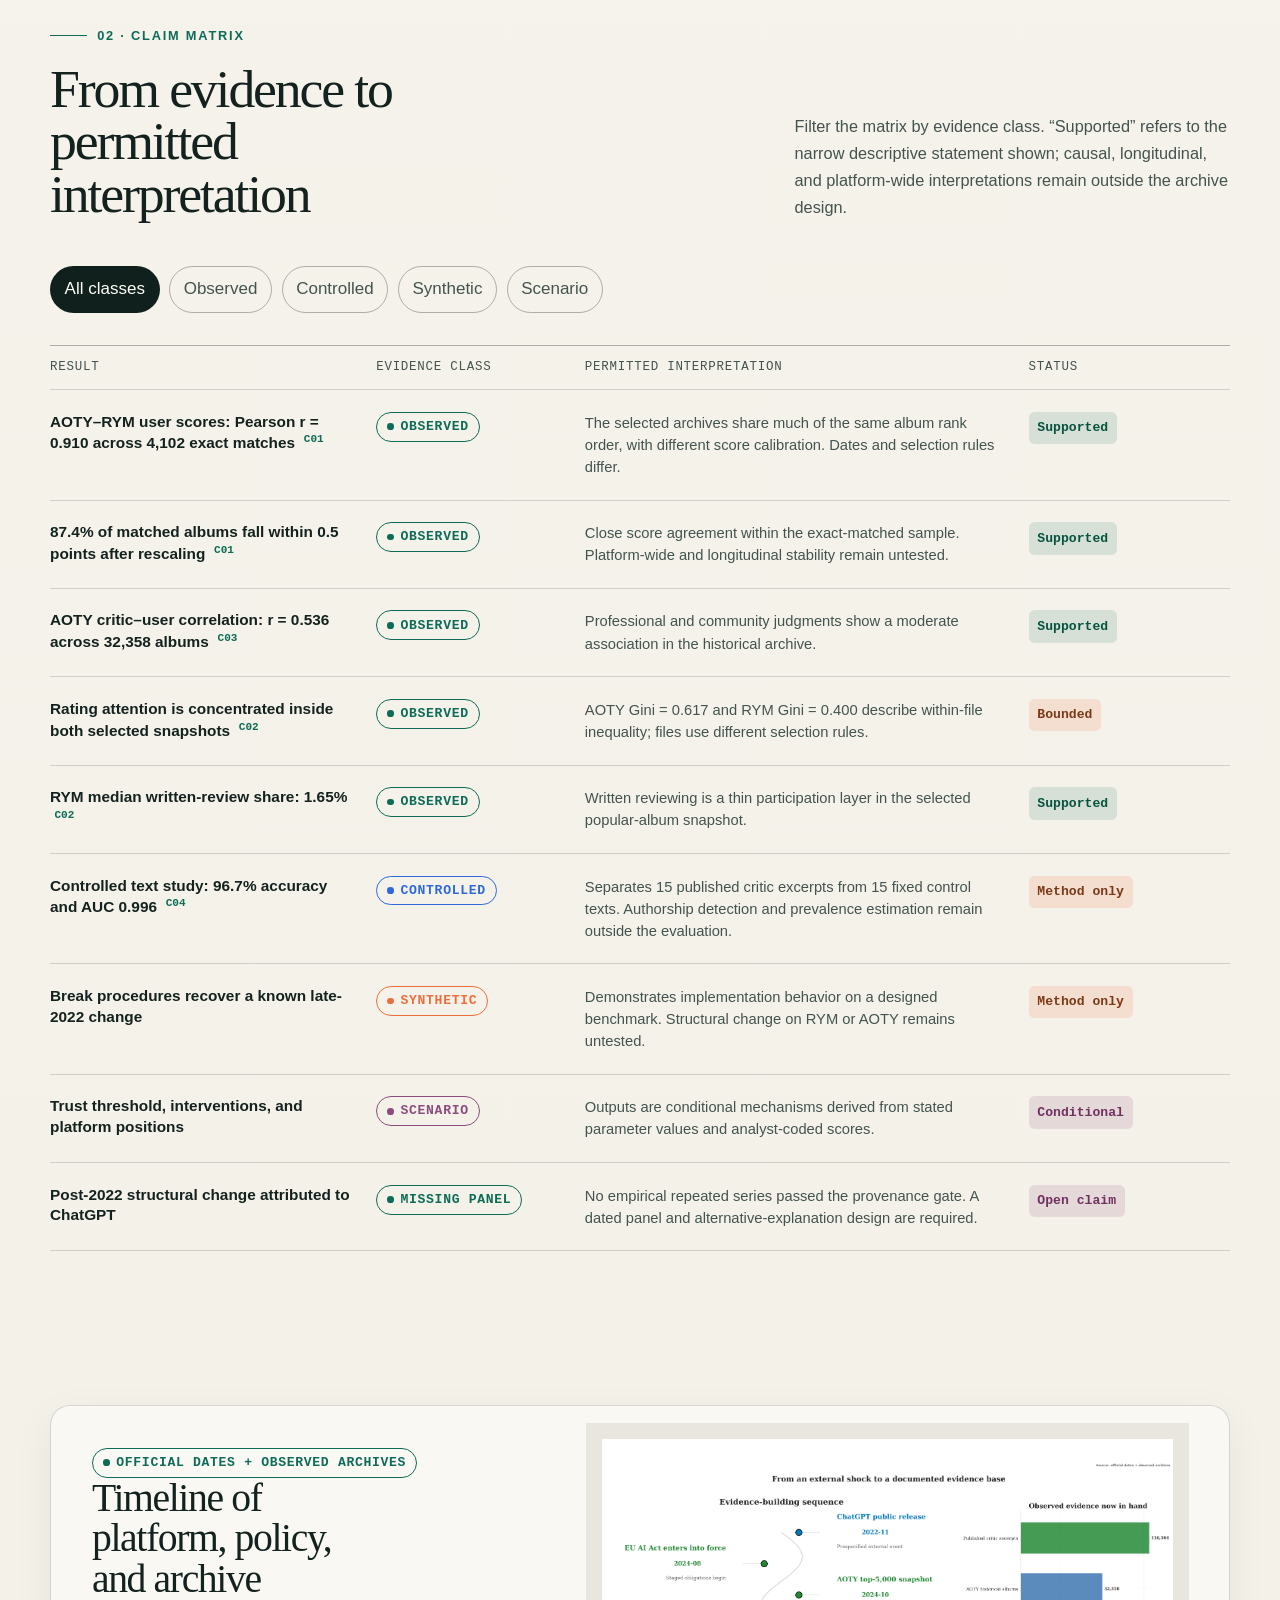
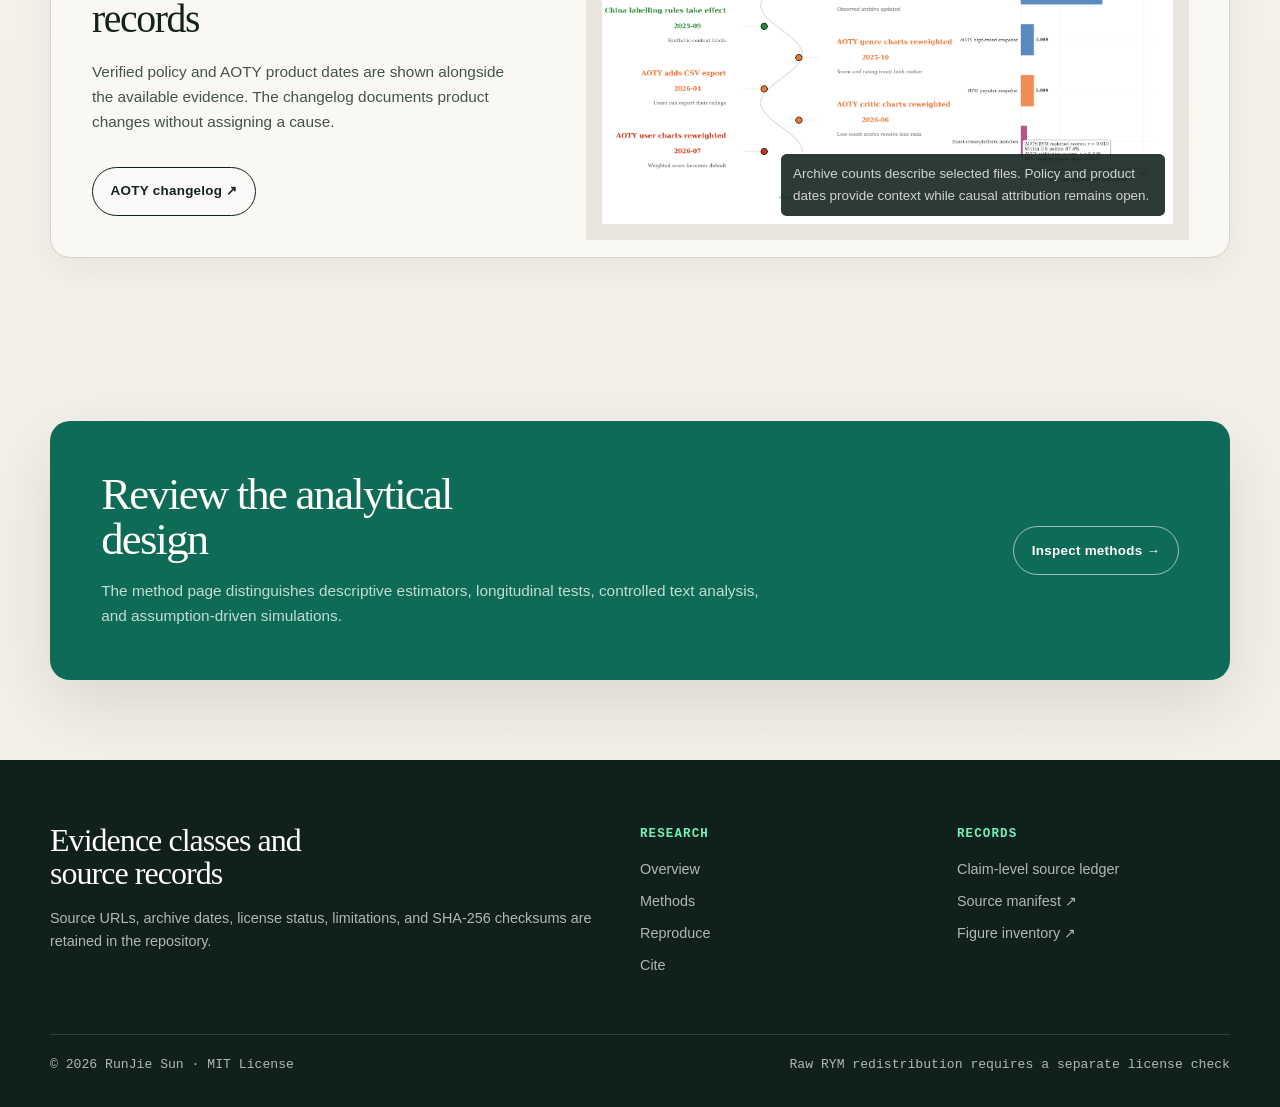
<file: website/evidence.html>
<!doctype html>
<html lang="en">
<head>
  <meta charset="utf-8">
  <meta name="viewport" content="width=device-width, initial-scale=1">
  <meta name="theme-color" content="#10201d">
  <link rel="icon" href="assets/favicon.svg" type="image/svg+xml">
  <meta name="description" content="An evidence and claim matrix for the AI-driven transformation of crowdsourced music-information platforms study.">
  <link rel="canonical" href="https://sunrunjie.github.io/AI-Driven-Transformation-of-Music-Information-Ecosystems/evidence.html">
  <title>Evidence — AI × Music Information Ecosystems</title>
  <link rel="stylesheet" href="styles.css?v=7">
  <script src="script.js" defer></script>
</head>
<body>
  <a class="skip-link" href="#main">Skip to main content</a>
  <header class="site-header">
    <nav class="container nav-shell" aria-label="Primary navigation">
      <a class="brand" href="index.html" aria-label="Research home"><span class="brand-mark" aria-hidden="true"></span><span class="brand-text">AI × Music Information Ecosystems</span></a>
      <button class="menu-toggle" type="button" aria-label="Toggle navigation" aria-expanded="false"><span></span></button>
      <div class="nav-links">
        <a href="index.html">Overview</a><a href="evidence.html" aria-current="page">Evidence</a><a href="methods.html">Methods</a><a href="reproducibility.html">Reproduce</a><a href="cite.html">Cite</a><a class="repo-link" href="https://github.com/SunRunJie/AI-Driven-Transformation-of-Music-Information-Ecosystems">View repository ↗</a>
      </div>
    </nav>
  </header>

  <main id="main">
    <section class="page-hero">
      <div class="container page-hero-grid">
        <div>
          <p class="eyebrow">Evidence design</p>
          <h1 class="page-title">Evidence classes and inferential scope</h1>
          <p class="lede">Provenance is recorded as an analytical variable. Observed descriptions, controlled comparisons, method checks, and scenarios are reported in separate evidence classes.</p>
        </div>
        <div class="page-index" aria-label="Page contents">
          <div><strong>01</strong><span>Source archives</span></div><div><strong>02</strong><span>Claim matrix</span></div><div><strong>03</strong><span>Research boundary</span></div>
        </div>
      </div>
    </section>

    <section class="section-dark section-tight">
      <div class="container">
        <div class="section-header reveal">
          <div><p class="eyebrow">01 · Source archives</p><h2 class="section-title">Documented observations, selected cross-sections</h2></div>
          <p class="section-copy">Archive dates, selection rules, license status, source URLs, limitations, and SHA-256 checksums are recorded in the repository source manifest.</p>
        </div>
        <div class="source-grid reveal">
          <article class="source-card" style="color:var(--ink)">
            <div><span class="evidence-tag tag-observed">Observed archive</span><div class="number">32,358</div><h3>AOTY / Metacritic historical ratings</h3><p>Album-level critic and user-score archive covering releases through October 2020.</p></div>
            <dl><div><dt>Role</dt><dd>Critic–user + matching</dd></div><div><dt>License</dt><dd>GPL-2.0</dd></div><div><dt>Boundary</dt><dd>Historical cross-section</dd></div></dl><a class="card-source-link" href="sources.html#src-aoty-history">Provenance record D01 →</a>
          </article>
          <article class="source-card" style="color:var(--ink)">
            <div><span class="evidence-tag tag-observed">Observed archive</span><div class="number">5,000</div><h3>AOTY highest user-rated snapshot</h3><p>A high-score-selected album snapshot updated on 20 October 2024.</p></div>
            <dl><div><dt>Role</dt><dd>Attention + genre</dd></div><div><dt>License</dt><dd>CC BY 3.0</dd></div><div><dt>Boundary</dt><dd>High-rated selection</dd></div></dl><a class="card-source-link" href="sources.html#src-aoty-snapshot">Provenance record D02 →</a>
          </article>
          <article class="source-card" style="color:var(--ink)">
            <div><span class="evidence-tag tag-observed">Observed archive</span><div class="number">5,000</div><h3>RYM most-popular snapshot</h3><p>A popularity-selected album snapshot collected on 11 March 2022.</p></div>
            <dl><div><dt>Role</dt><dd>Ratings + reviews + genre</dd></div><div><dt>License</dt><dd>Not specified</dd></div><div><dt>Boundary</dt><dd>Raw redistribution restricted</dd></div></dl><a class="card-source-link" href="sources.html#src-rym-snapshot">Provenance record D03 →</a>
          </article>
        </div>
      </div>
    </section>

    <section class="section" id="matrix">
      <div class="container">
        <div class="section-header reveal">
          <div><p class="eyebrow">02 · Claim matrix</p><h2 class="section-title">From evidence to permitted interpretation</h2></div>
          <p class="section-copy">Filter the matrix by evidence class. “Supported” refers to the narrow descriptive statement shown; causal, longitudinal, and platform-wide interpretations remain outside the archive design.</p>
        </div>
        <div class="filter-bar reveal" role="group" aria-label="Filter evidence matrix">
          <button class="filter-button is-active" type="button" data-filter="all" aria-pressed="true">All classes</button>
          <button class="filter-button" type="button" data-filter="observed" aria-pressed="false">Observed</button>
          <button class="filter-button" type="button" data-filter="controlled" aria-pressed="false">Controlled</button>
          <button class="filter-button" type="button" data-filter="synthetic" aria-pressed="false">Synthetic</button>
          <button class="filter-button" type="button" data-filter="scenario" aria-pressed="false">Scenario</button>
        </div>
        <div class="evidence-matrix reveal">
          <div class="evidence-row header-row" aria-hidden="true"><span>Result</span><span>Evidence class</span><span>Permitted interpretation</span><span>Status</span></div>
          <article class="evidence-row" data-class="observed"><strong>AOTY–RYM user scores: Pearson r = 0.910 across 4,102 exact matches <a class="source-ref" href="sources.html#claim-score-agreement" aria-label="Evidence trace C01">C01</a></strong><span class="evidence-tag tag-observed">Observed</span><p>The selected archives share much of the same album rank order, with different score calibration. Dates and selection rules differ.</p><span class="claim-state claim-supported">Supported</span></article>
          <article class="evidence-row" data-class="observed"><strong>87.4% of matched albums fall within 0.5 points after rescaling <a class="source-ref" href="sources.html#claim-score-agreement" aria-label="Evidence trace C01">C01</a></strong><span class="evidence-tag tag-observed">Observed</span><p>Close score agreement within the exact-matched sample. Platform-wide and longitudinal stability remain untested.</p><span class="claim-state claim-supported">Supported</span></article>
          <article class="evidence-row" data-class="observed"><strong>AOTY critic–user correlation: r = 0.536 across 32,358 albums <a class="source-ref" href="sources.html#claim-critic-user" aria-label="Evidence trace C03">C03</a></strong><span class="evidence-tag tag-observed">Observed</span><p>Professional and community judgments show a moderate association in the historical archive.</p><span class="claim-state claim-supported">Supported</span></article>
          <article class="evidence-row" data-class="observed"><strong>Rating attention is concentrated inside both selected snapshots <a class="source-ref" href="sources.html#claim-attention" aria-label="Evidence trace C02">C02</a></strong><span class="evidence-tag tag-observed">Observed</span><p>AOTY Gini = 0.617 and RYM Gini = 0.400 describe within-file inequality; files use different selection rules.</p><span class="claim-state claim-bounded">Bounded</span></article>
          <article class="evidence-row" data-class="observed"><strong>RYM median written-review share: 1.65% <a class="source-ref" href="sources.html#claim-attention" aria-label="Evidence trace C02">C02</a></strong><span class="evidence-tag tag-observed">Observed</span><p>Written reviewing is a thin participation layer in the selected popular-album snapshot.</p><span class="claim-state claim-supported">Supported</span></article>
          <article class="evidence-row" data-class="controlled"><strong>Controlled text study: 96.7% accuracy and AUC 0.996 <a class="source-ref" href="sources.html#claim-text-study" aria-label="Evidence trace C04">C04</a></strong><span class="evidence-tag tag-controlled">Controlled</span><p>Separates 15 published critic excerpts from 15 fixed control texts. Authorship detection and prevalence estimation remain outside the evaluation.</p><span class="claim-state claim-bounded">Method only</span></article>
          <article class="evidence-row" data-class="synthetic"><strong>Break procedures recover a known late-2022 change</strong><span class="evidence-tag tag-synthetic">Synthetic</span><p>Demonstrates implementation behavior on a designed benchmark. Structural change on RYM or AOTY remains untested.</p><span class="claim-state claim-bounded">Method only</span></article>
          <article class="evidence-row" data-class="scenario"><strong>Trust threshold, interventions, and platform positions</strong><span class="evidence-tag tag-scenario">Scenario</span><p>Outputs are conditional mechanisms derived from stated parameter values and analyst-coded scores.</p><span class="claim-state claim-open">Conditional</span></article>
          <article class="evidence-row" data-class="observed"><strong>Post-2022 structural change attributed to ChatGPT</strong><span class="evidence-tag tag-observed">Missing panel</span><p>No empirical repeated series passed the provenance gate. A dated panel and alternative-explanation design are required.</p><span class="claim-state claim-open">Open claim</span></article>
        </div>
      </div>
    </section>

    <section class="section-tight">
      <div class="container">
        <div class="finding-card reveal">
          <div class="finding-copy">
            <div><span class="evidence-tag tag-observed">Official dates + observed archives</span><h3>Timeline of platform, policy, and archive records</h3><p>Verified policy and AOTY product dates are shown alongside the available evidence. The changelog documents product changes without assigning a cause.</p></div>
            <div class="finding-meta"><a class="button button-secondary" href="https://www.albumoftheyear.org/changelog/">AOTY changelog ↗</a></div>
          </div>
          <figure class="finding-visual"><img src="assets/figures/ai_impact_timeline.png" alt="Timeline of ChatGPT release, policy dates, AOTY product changes, and the observed archive evidence base"><figcaption>Archive counts describe selected files. Policy and product dates provide context while causal attribution remains open.</figcaption></figure>
        </div>
      </div>
    </section>

    <section class="section">
      <div class="container cta-panel reveal"><div><h2>Review the analytical design</h2><p>The method page distinguishes descriptive estimators, longitudinal tests, controlled text analysis, and assumption-driven simulations.</p></div><a class="button" href="methods.html">Inspect methods →</a></div>
    </section>
  </main>

  <footer class="site-footer"><div class="container"><div class="footer-grid"><div><h2 class="footer-title">Evidence classes and source records</h2><p class="footer-copy">Source URLs, archive dates, license status, limitations, and SHA-256 checksums are retained in the repository.</p></div><div class="footer-nav"><strong>Research</strong><a href="index.html">Overview</a><a href="methods.html">Methods</a><a href="reproducibility.html">Reproduce</a><a href="cite.html">Cite</a></div><div class="footer-nav"><strong>Records</strong><a href="sources.html">Claim-level source ledger</a><a href="https://github.com/SunRunJie/AI-Driven-Transformation-of-Music-Information-Ecosystems/blob/main/data/external/source_manifest.csv">Source manifest ↗</a><a href="https://github.com/SunRunJie/AI-Driven-Transformation-of-Music-Information-Ecosystems/blob/main/figures/README.md">Figure inventory ↗</a></div></div><div class="footer-bottom"><span>© <span data-year>2026</span> RunJie Sun · MIT License</span><span>Raw RYM redistribution requires a separate license check</span></div></div></footer>
</body>
</html>
</file>
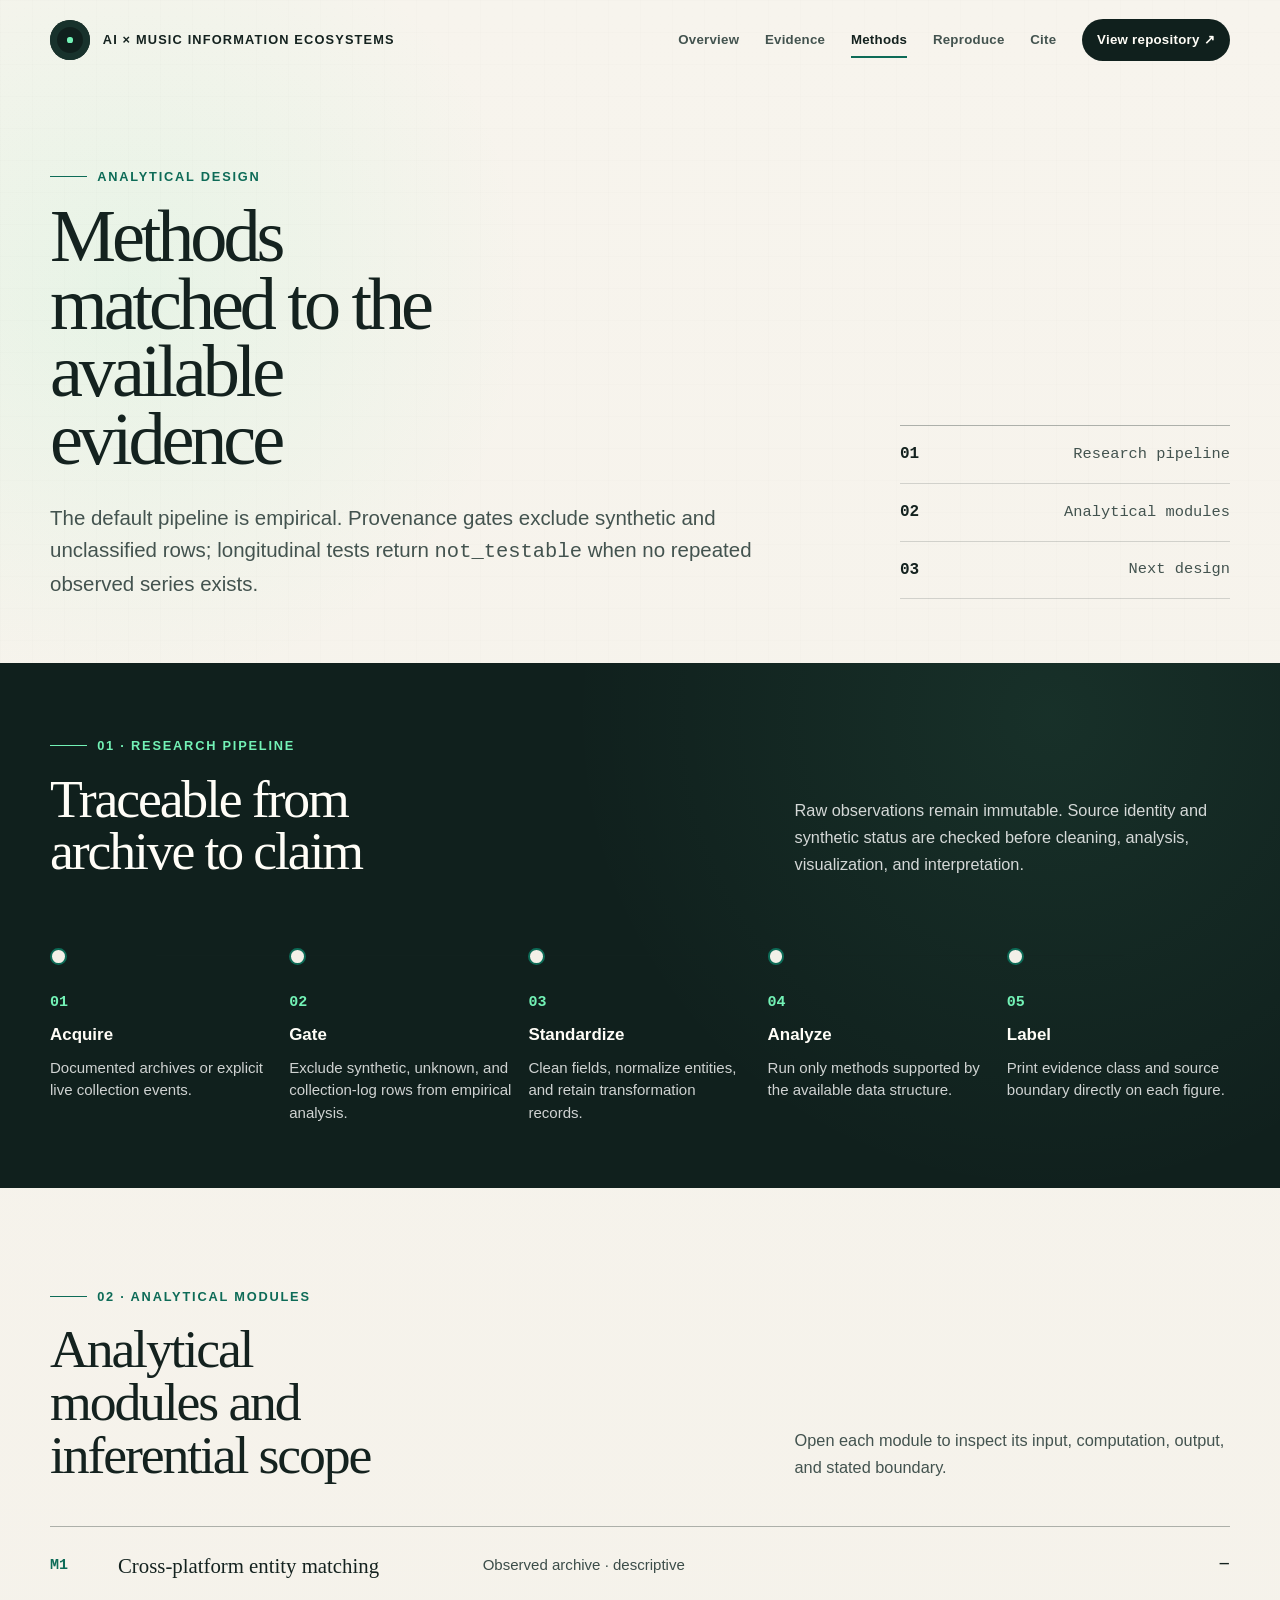
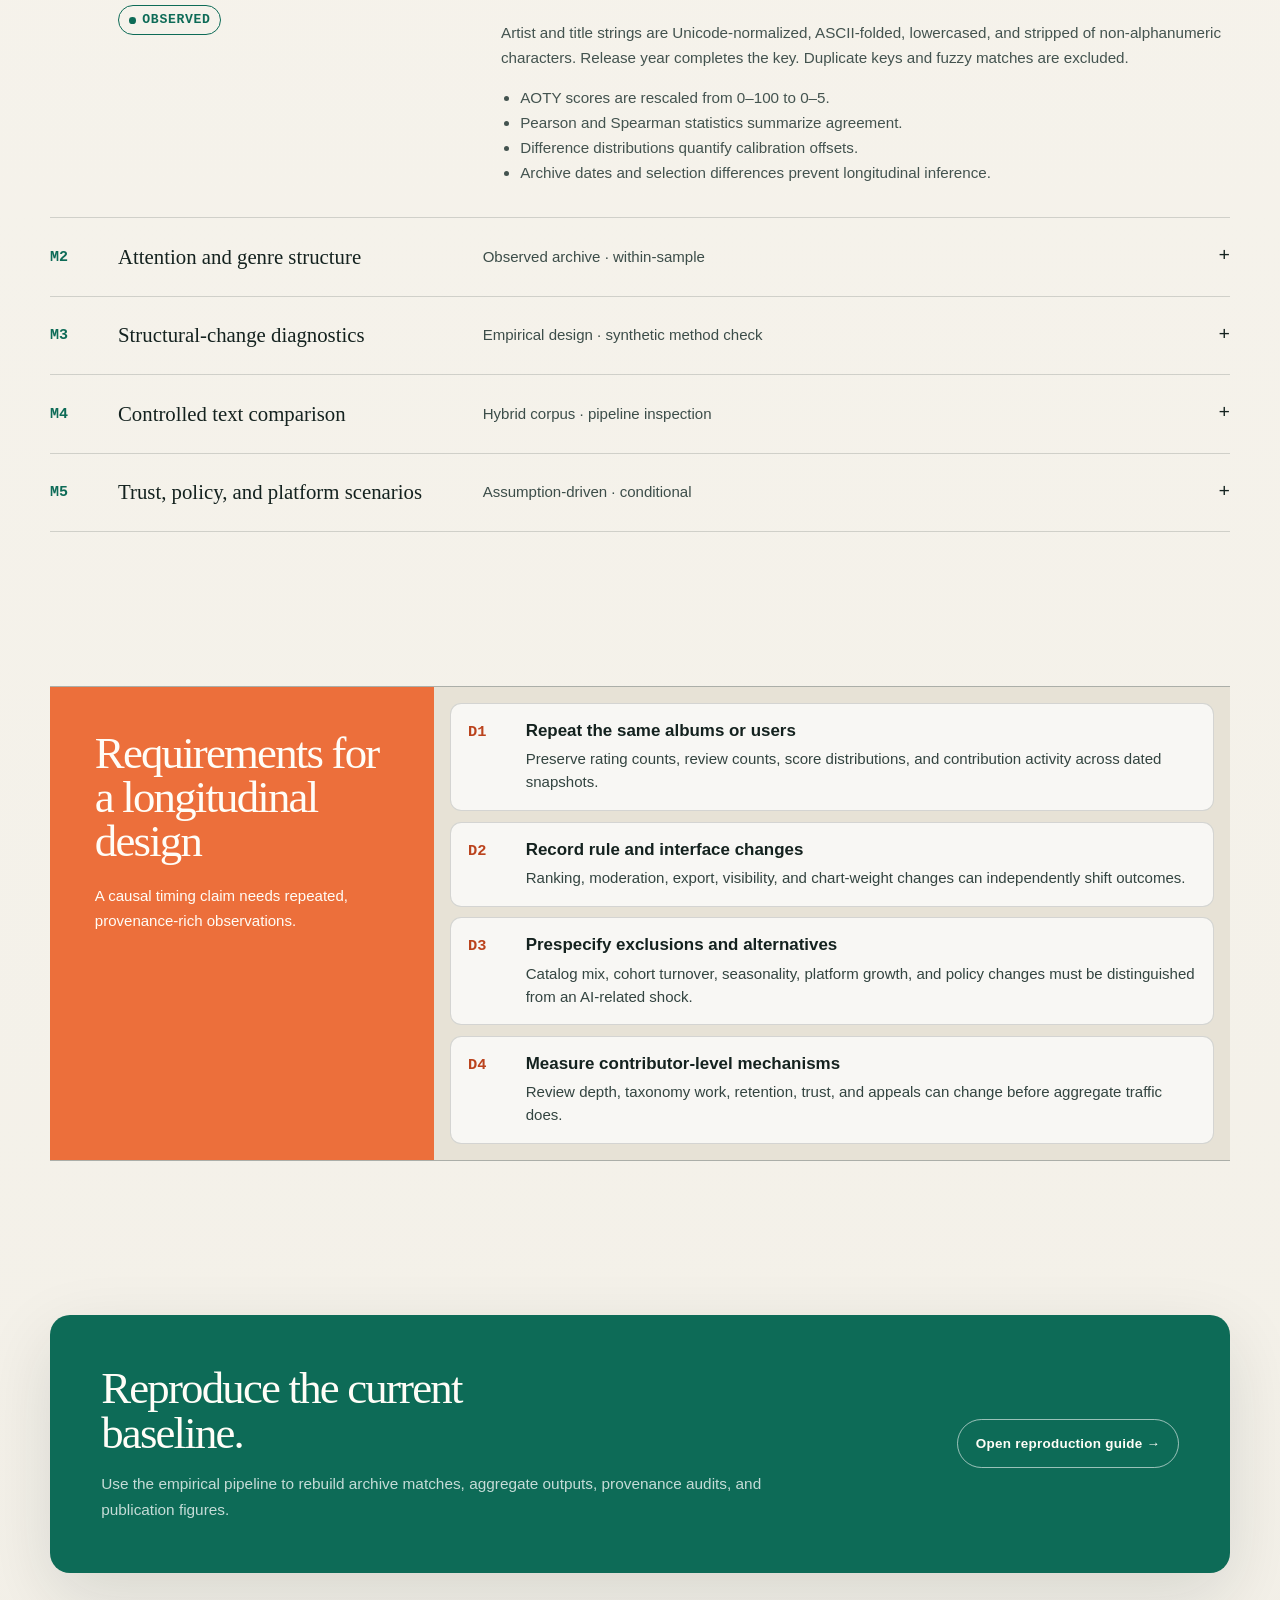
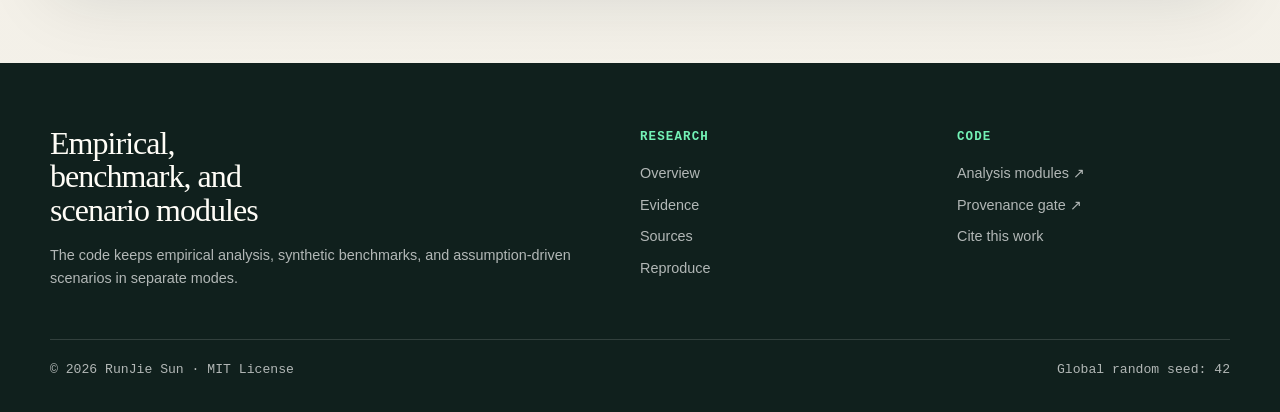
<file: website/methods.html>
<!doctype html>
<html lang="en">
<head>
  <meta charset="utf-8">
  <meta name="viewport" content="width=device-width, initial-scale=1">
  <meta name="theme-color" content="#10201d">
  <link rel="icon" href="assets/favicon.svg" type="image/svg+xml">
  <meta name="description" content="Methods for cross-platform matching, structural-break analysis, controlled text comparison, and scenario modelling.">
  <link rel="canonical" href="https://sunrunjie.github.io/AI-Driven-Transformation-of-Music-Information-Ecosystems/methods.html">
  <title>Methods — AI × Music Information Ecosystems</title>
  <link rel="stylesheet" href="styles.css?v=7">
  <script src="script.js" defer></script>
</head>
<body>
  <a class="skip-link" href="#main">Skip to main content</a>
  <header class="site-header">
    <nav class="container nav-shell" aria-label="Primary navigation">
      <a class="brand" href="index.html" aria-label="Research home"><span class="brand-mark" aria-hidden="true"></span><span class="brand-text">AI × Music Information Ecosystems</span></a>
      <button class="menu-toggle" type="button" aria-label="Toggle navigation" aria-expanded="false"><span></span></button>
      <div class="nav-links"><a href="index.html">Overview</a><a href="evidence.html">Evidence</a><a href="methods.html" aria-current="page">Methods</a><a href="reproducibility.html">Reproduce</a><a href="cite.html">Cite</a><a class="repo-link" href="https://github.com/SunRunJie/AI-Driven-Transformation-of-Music-Information-Ecosystems">View repository ↗</a></div>
    </nav>
  </header>

  <main id="main">
    <section class="page-hero">
      <div class="container page-hero-grid">
        <div><p class="eyebrow">Analytical design</p><h1 class="page-title">Methods matched to the available evidence</h1><p class="lede">The default pipeline is empirical. Provenance gates exclude synthetic and unclassified rows; longitudinal tests return <code>not_testable</code> when no repeated observed series exists.</p></div>
        <div class="page-index" aria-label="Page contents"><div><strong>01</strong><span>Research pipeline</span></div><div><strong>02</strong><span>Analytical modules</span></div><div><strong>03</strong><span>Next design</span></div></div>
      </div>
    </section>

    <section class="section-dark section-tight">
      <div class="container">
        <div class="section-header reveal"><div><p class="eyebrow">01 · Research pipeline</p><h2 class="section-title">Traceable from archive to claim</h2></div><p class="section-copy">Raw observations remain immutable. Source identity and synthetic status are checked before cleaning, analysis, visualization, and interpretation.</p></div>
        <div class="method-flow reveal">
          <article class="flow-step"><b>01</b><strong>Acquire</strong><p>Documented archives or explicit live collection events.</p></article>
          <article class="flow-step"><b>02</b><strong>Gate</strong><p>Exclude synthetic, unknown, and collection-log rows from empirical analysis.</p></article>
          <article class="flow-step"><b>03</b><strong>Standardize</strong><p>Clean fields, normalize entities, and retain transformation records.</p></article>
          <article class="flow-step"><b>04</b><strong>Analyze</strong><p>Run only methods supported by the available data structure.</p></article>
          <article class="flow-step"><b>05</b><strong>Label</strong><p>Print evidence class and source boundary directly on each figure.</p></article>
        </div>
      </div>
    </section>

    <section class="section">
      <div class="container">
        <div class="section-header reveal"><div><p class="eyebrow">02 · Analytical modules</p><h2 class="section-title">Analytical modules and inferential scope</h2></div><p class="section-copy">Open each module to inspect its input, computation, output, and stated boundary.</p></div>
        <div class="method-list reveal">
          <details class="method-item" open>
            <summary><b>M1</b><strong>Cross-platform entity matching</strong><span>Observed archive · descriptive</span></summary>
            <div class="method-body"><div><span class="evidence-tag tag-observed">Observed</span></div><div><p>Artist and title strings are Unicode-normalized, ASCII-folded, lowercased, and stripped of non-alphanumeric characters. Release year completes the key. Duplicate keys and fuzzy matches are excluded.</p><ul><li>AOTY scores are rescaled from 0–100 to 0–5.</li><li>Pearson and Spearman statistics summarize agreement.</li><li>Difference distributions quantify calibration offsets.</li><li>Archive dates and selection differences prevent longitudinal inference.</li></ul></div></div>
          </details>
          <details class="method-item">
            <summary><b>M2</b><strong>Attention and genre structure</strong><span>Observed archive · within-sample</span></summary>
            <div class="method-body"><div><span class="evidence-tag tag-observed">Observed</span></div><div><p>Rating-count Gini coefficients and top-share measures characterize concentration within each selected file. Genre strings are split and the twelve shared genres with strongest minimum coverage are retained.</p><ul><li>Cell values remain in original units.</li><li>Heatmap colour is standardized within each metric.</li><li>Different selection rules limit cross-platform comparison to within-file structure.</li></ul></div></div>
          </details>
          <details class="method-item">
            <summary><b>M3</b><strong>Structural-change diagnostics</strong><span>Empirical design · synthetic method check</span></summary>
            <div class="method-body"><div><span class="evidence-tag tag-synthetic">Synthetic benchmark</span></div><div><p>November 2022 is a prespecified candidate date. The implementation includes Welch pre/post comparison, a regression Chow test, detrended CUSUM with permutation-bootstrap inference, and dynamic-programming least-squares segmentation with BIC selection. <a class="source-ref" href="sources.html#references" aria-label="Method references">R03–R04</a></p><ul><li>The multiple-break method implements the least-squares segmentation core associated with Bai–Perron.</li><li>It does not implement supF/UDmax tests, robust covariance corrections, or breakpoint confidence intervals.</li><li>Default empirical mode returns <code>not_testable</code> because the archives contain no repeated rating timestamps.</li></ul></div></div>
          </details>
          <details class="method-item">
            <summary><b>M4</b><strong>Controlled text comparison</strong><span>Hybrid corpus · pipeline inspection</span></summary>
            <div class="method-body"><div><span class="evidence-tag tag-controlled">Controlled</span></div><div><p>Fifteen source-diverse published critic excerpts are compared with fifteen fixed, manually authored control texts. Five-fold stratified out-of-fold TF–IDF classification avoids train/test leakage.</p><ul><li>The controls have no documented generative-model source.</li><li>There is no platform-user holdout or external validation.</li><li>Accuracy and AUC describe separation between two deliberately contrasted groups. AI authorship detection remains outside the exercise.</li></ul></div></div>
          </details>
          <details class="method-item">
            <summary><b>M5</b><strong>Trust, policy, and platform scenarios</strong><span>Assumption-driven · conditional</span></summary>
            <div class="method-body"><div><span class="evidence-tag tag-scenario">Scenario</span></div><div><p>Trust curves, user-group differences, intervention comparisons, and platform positions are deterministic outputs under selected parameters or analyst-coded ordinal scores.</p><ul><li>Sensitivity figures show how outputs move as assumptions change.</li><li>Current AI penetration, user trust, policy effects, and organizational readiness remain unestimated.</li><li>The modules clarify mechanisms and measurement targets for later empirical work.</li></ul></div></div>
          </details>
        </div>
      </div>
    </section>

    <section class="section-tight">
      <div class="container boundary reveal">
        <div class="boundary-lead"><h2>Requirements for a longitudinal design</h2><p>A causal timing claim needs repeated, provenance-rich observations.</p></div>
        <div class="boundary-list">
          <div class="boundary-item"><b>D1</b><div><strong>Repeat the same albums or users</strong><p>Preserve rating counts, review counts, score distributions, and contribution activity across dated snapshots.</p></div></div>
          <div class="boundary-item"><b>D2</b><div><strong>Record rule and interface changes</strong><p>Ranking, moderation, export, visibility, and chart-weight changes can independently shift outcomes.</p></div></div>
          <div class="boundary-item"><b>D3</b><div><strong>Prespecify exclusions and alternatives</strong><p>Catalog mix, cohort turnover, seasonality, platform growth, and policy changes must be distinguished from an AI-related shock.</p></div></div>
          <div class="boundary-item"><b>D4</b><div><strong>Measure contributor-level mechanisms</strong><p>Review depth, taxonomy work, retention, trust, and appeals can change before aggregate traffic does.</p></div></div>
        </div>
      </div>
    </section>

    <section class="section"><div class="container cta-panel reveal"><div><h2>Reproduce the current baseline.</h2><p>Use the empirical pipeline to rebuild archive matches, aggregate outputs, provenance audits, and publication figures.</p></div><a class="button" href="reproducibility.html">Open reproduction guide →</a></div></section>
  </main>

  <footer class="site-footer"><div class="container"><div class="footer-grid"><div><h2 class="footer-title">Empirical, benchmark, and scenario modules</h2><p class="footer-copy">The code keeps empirical analysis, synthetic benchmarks, and assumption-driven scenarios in separate modes.</p></div><div class="footer-nav"><strong>Research</strong><a href="index.html">Overview</a><a href="evidence.html">Evidence</a><a href="sources.html">Sources</a><a href="reproducibility.html">Reproduce</a></div><div class="footer-nav"><strong>Code</strong><a href="https://github.com/SunRunJie/AI-Driven-Transformation-of-Music-Information-Ecosystems/tree/main/src/analysis">Analysis modules ↗</a><a href="https://github.com/SunRunJie/AI-Driven-Transformation-of-Music-Information-Ecosystems/blob/main/src/data_provenance.py">Provenance gate ↗</a><a href="cite.html">Cite this work</a></div></div><div class="footer-bottom"><span>© <span data-year>2026</span> RunJie Sun · MIT License</span><span>Global random seed: 42</span></div></div></footer>
</body>
</html>
</file>
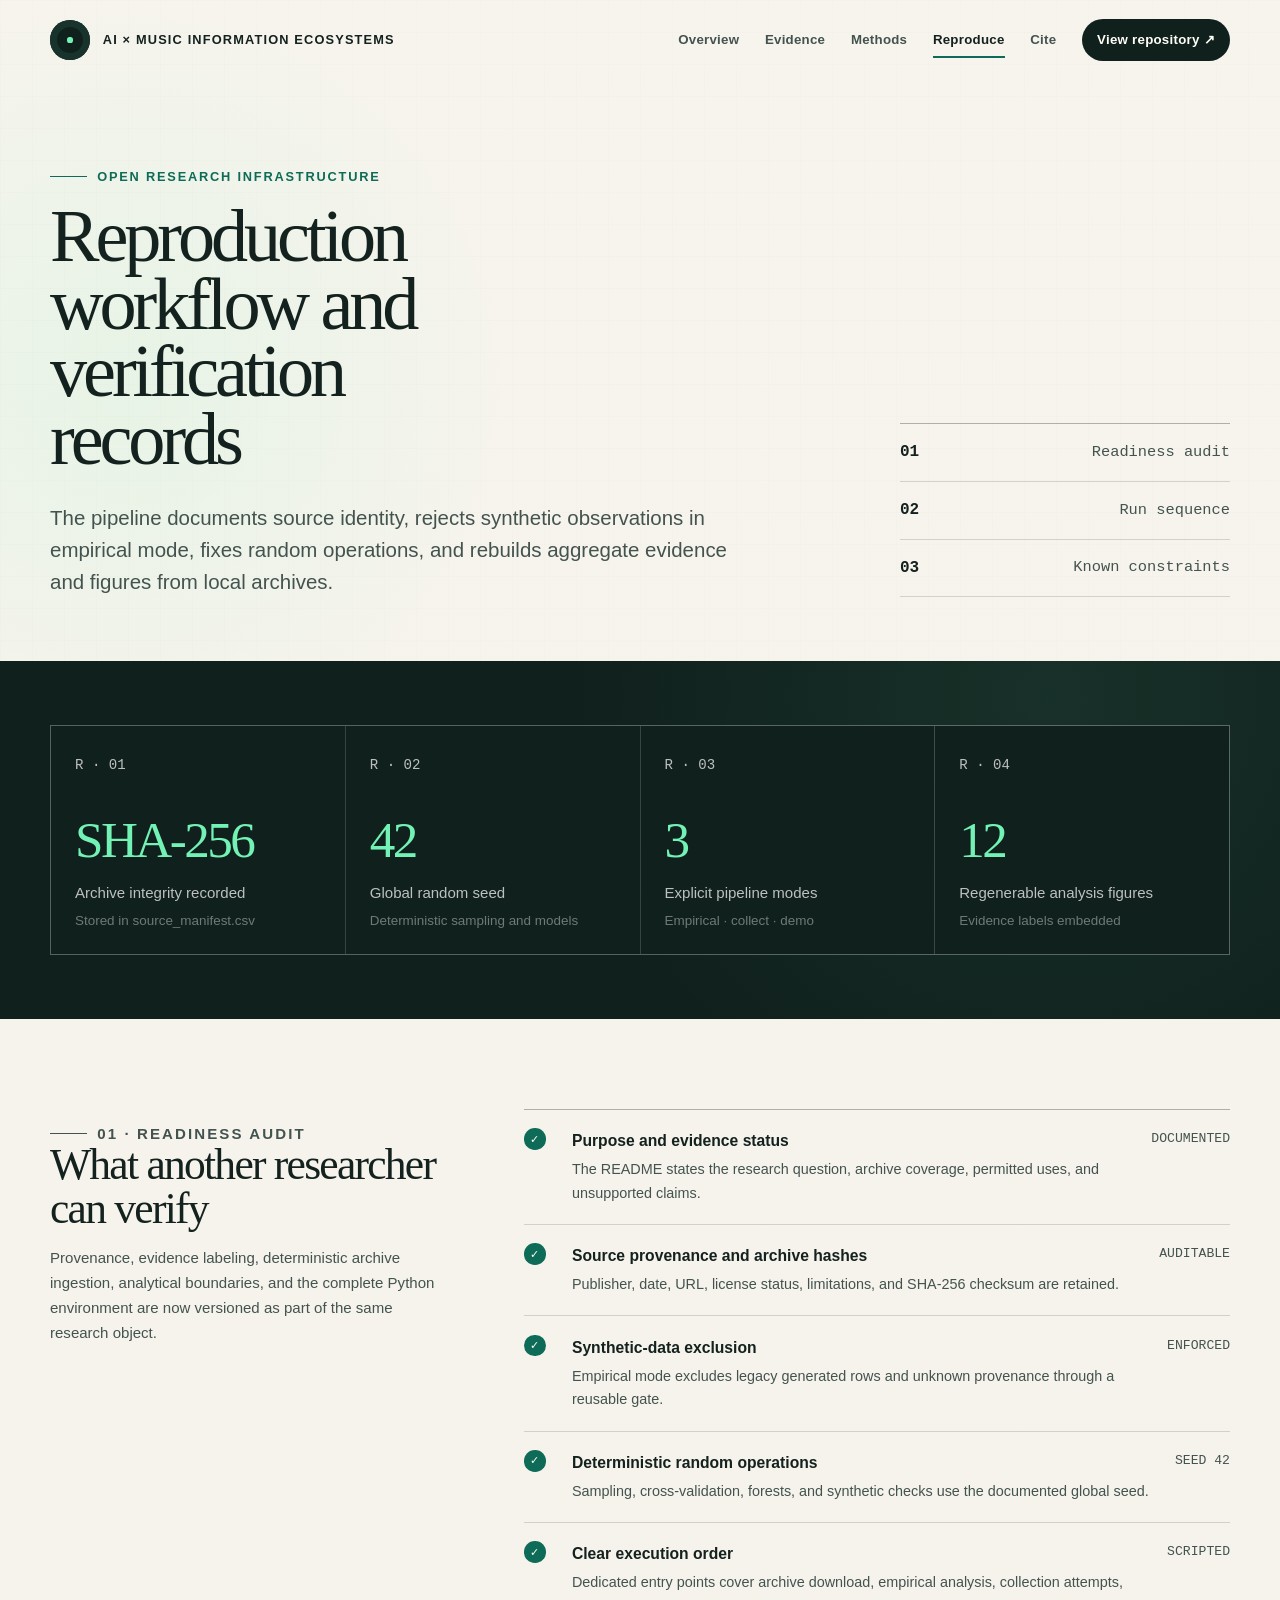
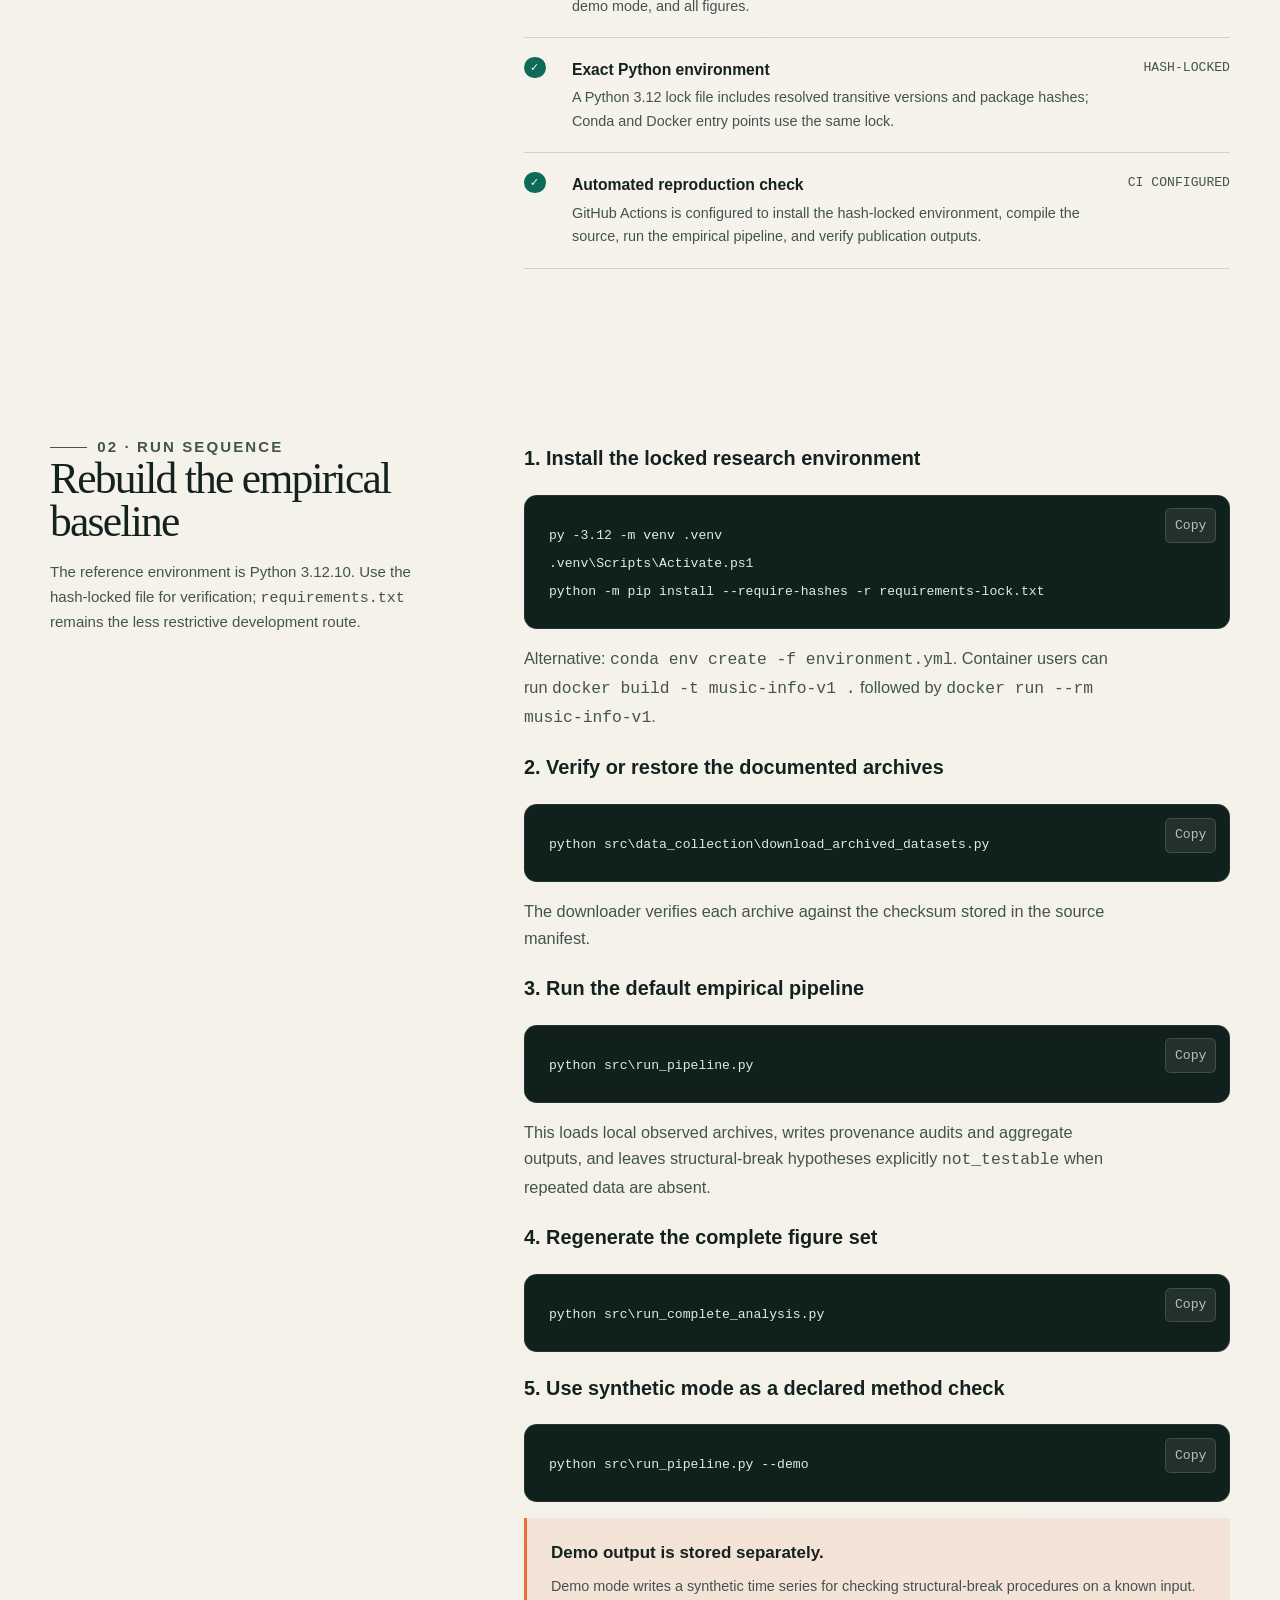
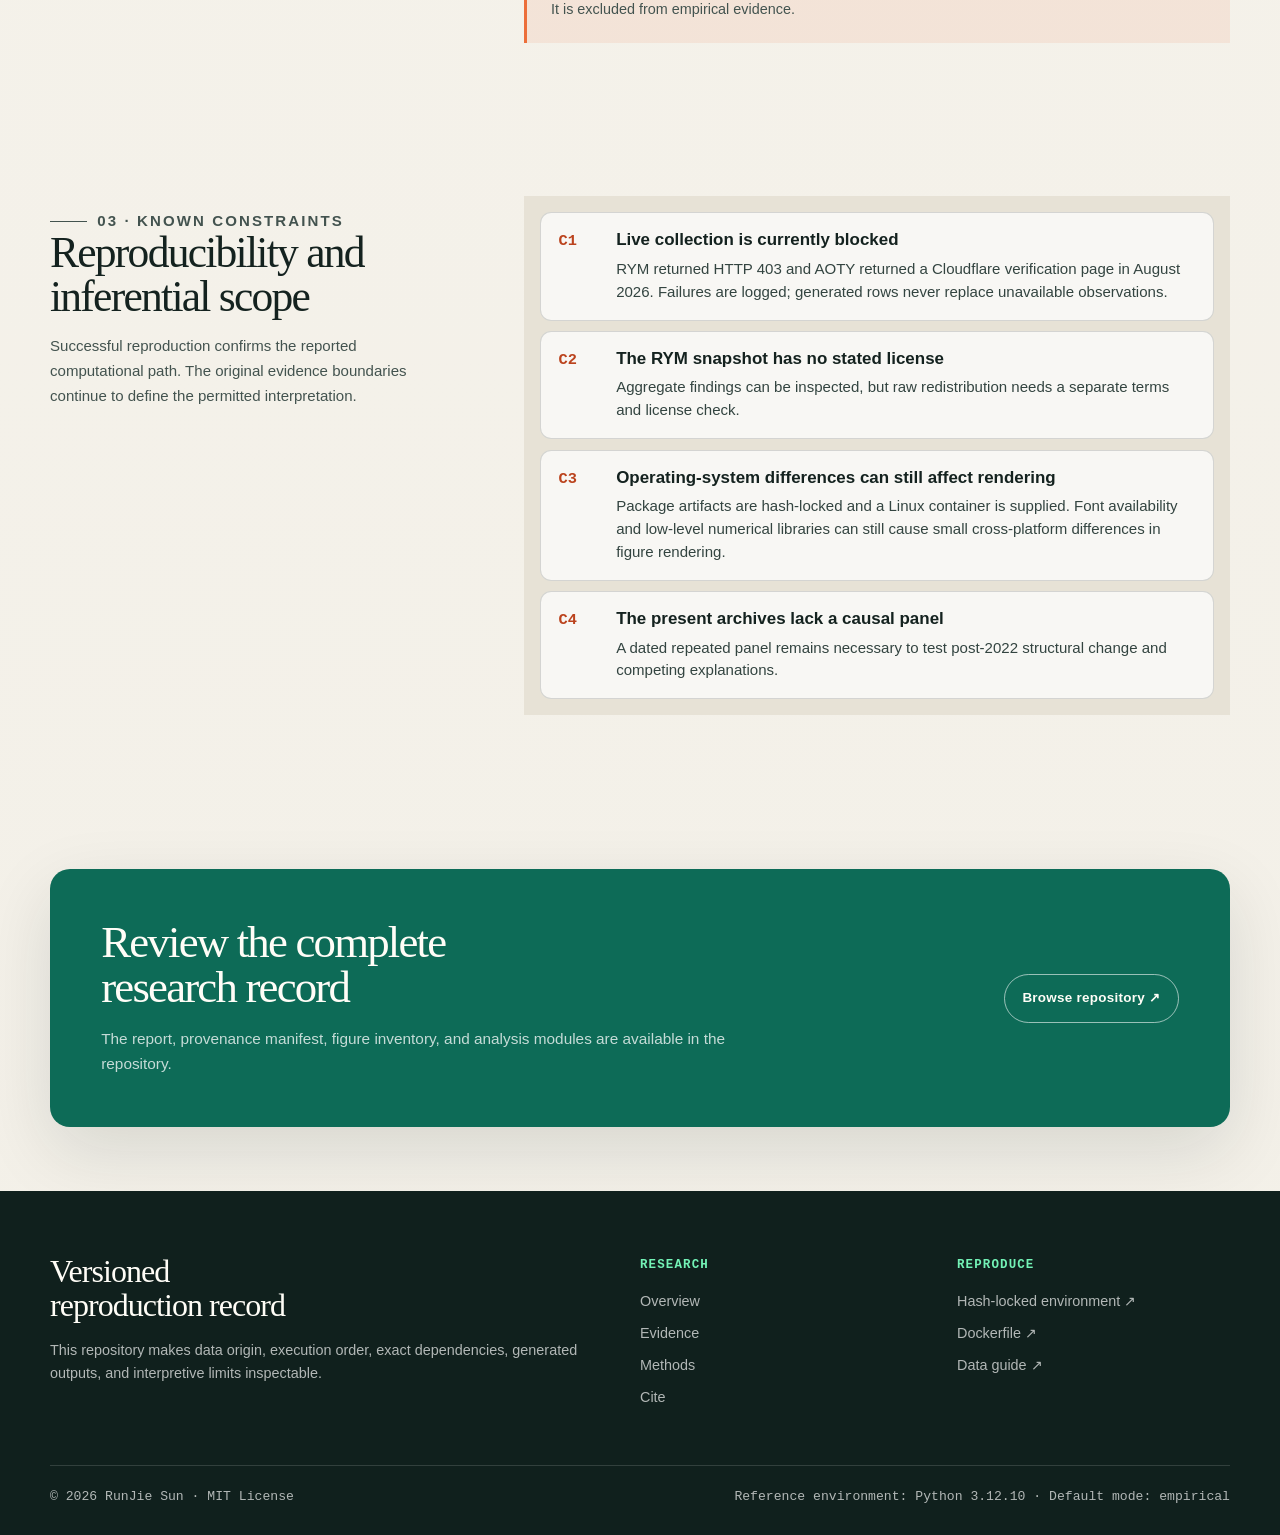
<file: website/reproducibility.html>
<!doctype html>
<html lang="en">
<head>
  <meta charset="utf-8">
  <meta name="viewport" content="width=device-width, initial-scale=1">
  <meta name="theme-color" content="#10201d">
  <link rel="icon" href="assets/favicon.svg" type="image/svg+xml">
  <meta name="description" content="A practical reproduction guide for the music information ecosystems research pipeline.">
  <link rel="canonical" href="https://sunrunjie.github.io/AI-Driven-Transformation-of-Music-Information-Ecosystems/reproducibility.html">
  <title>Reproduce — AI × Music Information Ecosystems</title>
  <link rel="stylesheet" href="styles.css?v=7">
  <script src="script.js" defer></script>
</head>
<body>
  <a class="skip-link" href="#main">Skip to main content</a>
  <header class="site-header">
    <nav class="container nav-shell" aria-label="Primary navigation">
      <a class="brand" href="index.html" aria-label="Research home"><span class="brand-mark" aria-hidden="true"></span><span class="brand-text">AI × Music Information Ecosystems</span></a>
      <button class="menu-toggle" type="button" aria-label="Toggle navigation" aria-expanded="false"><span></span></button>
      <div class="nav-links"><a href="index.html">Overview</a><a href="evidence.html">Evidence</a><a href="methods.html">Methods</a><a href="reproducibility.html" aria-current="page">Reproduce</a><a href="cite.html">Cite</a><a class="repo-link" href="https://github.com/SunRunJie/AI-Driven-Transformation-of-Music-Information-Ecosystems">View repository ↗</a></div>
    </nav>
  </header>

  <main id="main">
    <section class="page-hero">
      <div class="container page-hero-grid">
        <div><p class="eyebrow">Open research infrastructure</p><h1 class="page-title">Reproduction workflow and verification records</h1><p class="lede">The pipeline documents source identity, rejects synthetic observations in empirical mode, fixes random operations, and rebuilds aggregate evidence and figures from local archives.</p></div>
        <div class="page-index" aria-label="Page contents"><div><strong>01</strong><span>Readiness audit</span></div><div><strong>02</strong><span>Run sequence</span></div><div><strong>03</strong><span>Known constraints</span></div></div>
      </div>
    </section>

    <section class="section-dark section-tight">
      <div class="container">
        <div class="stat-grid reveal">
          <article class="stat"><span class="stat-index">R · 01</span><strong class="stat-value">SHA-256</strong><span class="stat-label">Archive integrity recorded</span><span class="stat-note">Stored in source_manifest.csv</span></article>
          <article class="stat"><span class="stat-index">R · 02</span><strong class="stat-value">42</strong><span class="stat-label">Global random seed</span><span class="stat-note">Deterministic sampling and models</span></article>
          <article class="stat"><span class="stat-index">R · 03</span><strong class="stat-value">3</strong><span class="stat-label">Explicit pipeline modes</span><span class="stat-note">Empirical · collect · demo</span></article>
          <article class="stat"><span class="stat-index">R · 04</span><strong class="stat-value">12</strong><span class="stat-label">Regenerable analysis figures</span><span class="stat-note">Evidence labels embedded</span></article>
        </div>
      </div>
    </section>

    <section class="section">
      <div class="container repro-grid">
        <div class="sticky-note reveal"><p class="eyebrow">01 · Readiness audit</p><h2>What another researcher can verify</h2><p>Provenance, evidence labeling, deterministic archive ingestion, analytical boundaries, and the complete Python environment are now versioned as part of the same research object.</p></div>
        <div class="checklist reveal">
          <div class="check-item"><span class="check-mark" aria-hidden="true">✓</span><div><strong>Purpose and evidence status</strong><p>The README states the research question, archive coverage, permitted uses, and unsupported claims.</p></div><small>DOCUMENTED</small></div>
          <div class="check-item"><span class="check-mark" aria-hidden="true">✓</span><div><strong>Source provenance and archive hashes</strong><p>Publisher, date, URL, license status, limitations, and SHA-256 checksum are retained.</p></div><small>AUDITABLE</small></div>
          <div class="check-item"><span class="check-mark" aria-hidden="true">✓</span><div><strong>Synthetic-data exclusion</strong><p>Empirical mode excludes legacy generated rows and unknown provenance through a reusable gate.</p></div><small>ENFORCED</small></div>
          <div class="check-item"><span class="check-mark" aria-hidden="true">✓</span><div><strong>Deterministic random operations</strong><p>Sampling, cross-validation, forests, and synthetic checks use the documented global seed.</p></div><small>SEED 42</small></div>
          <div class="check-item"><span class="check-mark" aria-hidden="true">✓</span><div><strong>Clear execution order</strong><p>Dedicated entry points cover archive download, empirical analysis, collection attempts, demo mode, and all figures.</p></div><small>SCRIPTED</small></div>
          <div class="check-item"><span class="check-mark" aria-hidden="true">✓</span><div><strong>Exact Python environment</strong><p>A Python 3.12 lock file includes resolved transitive versions and package hashes; Conda and Docker entry points use the same lock.</p></div><small>HASH-LOCKED</small></div>
          <div class="check-item"><span class="check-mark" aria-hidden="true">✓</span><div><strong>Automated reproduction check</strong><p>GitHub Actions is configured to install the hash-locked environment, compile the source, run the empirical pipeline, and verify publication outputs.</p></div><small>CI CONFIGURED</small></div>
        </div>
      </div>
    </section>

    <section class="section-tight" id="run">
      <div class="container repro-grid">
        <div class="sticky-note reveal"><p class="eyebrow">02 · Run sequence</p><h2>Rebuild the empirical baseline</h2><p>The reference environment is Python 3.12.10. Use the hash-locked file for verification; <code>requirements.txt</code> remains the less restrictive development route.</p></div>
        <div class="reveal">
          <h3>1. Install the locked research environment</h3>
          <div class="code-block"><button class="copy-button" type="button">Copy</button><code>py -3.12 -m venv .venv
.venv\Scripts\Activate.ps1
python -m pip install --require-hashes -r requirements-lock.txt</code></div>
          <p class="section-copy">Alternative: <code>conda env create -f environment.yml</code>. Container users can run <code>docker build -t music-info-v1 .</code> followed by <code>docker run --rm music-info-v1</code>.</p>

          <h3>2. Verify or restore the documented archives</h3>
          <div class="code-block"><button class="copy-button" type="button">Copy</button><code>python src\data_collection\download_archived_datasets.py</code></div>
          <p class="section-copy">The downloader verifies each archive against the checksum stored in the source manifest.</p>

          <h3>3. Run the default empirical pipeline</h3>
          <div class="code-block"><button class="copy-button" type="button">Copy</button><code>python src\run_pipeline.py</code></div>
          <p class="section-copy">This loads local observed archives, writes provenance audits and aggregate outputs, and leaves structural-break hypotheses explicitly <code>not_testable</code> when repeated data are absent.</p>

          <h3>4. Regenerate the complete figure set</h3>
          <div class="code-block"><button class="copy-button" type="button">Copy</button><code>python src\run_complete_analysis.py</code></div>

          <h3>5. Use synthetic mode as a declared method check</h3>
          <div class="code-block"><button class="copy-button" type="button">Copy</button><code>python src\run_pipeline.py --demo</code></div>
          <div class="note-box"><strong>Demo output is stored separately.</strong><p>Demo mode writes a synthetic time series for checking structural-break procedures on a known input. It is excluded from empirical evidence.</p></div>
        </div>
      </div>
    </section>

    <section class="section">
      <div class="container repro-grid">
        <div class="sticky-note reveal"><p class="eyebrow">03 · Known constraints</p><h2>Reproducibility and inferential scope</h2><p>Successful reproduction confirms the reported computational path. The original evidence boundaries continue to define the permitted interpretation.</p></div>
        <div class="boundary-list reveal">
          <div class="boundary-item"><b>C1</b><div><strong>Live collection is currently blocked</strong><p>RYM returned HTTP 403 and AOTY returned a Cloudflare verification page in August 2026. Failures are logged; generated rows never replace unavailable observations.</p></div></div>
          <div class="boundary-item"><b>C2</b><div><strong>The RYM snapshot has no stated license</strong><p>Aggregate findings can be inspected, but raw redistribution needs a separate terms and license check.</p></div></div>
          <div class="boundary-item"><b>C3</b><div><strong>Operating-system differences can still affect rendering</strong><p>Package artifacts are hash-locked and a Linux container is supplied. Font availability and low-level numerical libraries can still cause small cross-platform differences in figure rendering.</p></div></div>
          <div class="boundary-item"><b>C4</b><div><strong>The present archives lack a causal panel</strong><p>A dated repeated panel remains necessary to test post-2022 structural change and competing explanations.</p></div></div>
        </div>
      </div>
    </section>

    <section class="section-tight"><div class="container cta-panel reveal"><div><h2>Review the complete research record</h2><p>The report, provenance manifest, figure inventory, and analysis modules are available in the repository.</p></div><a class="button" href="https://github.com/SunRunJie/AI-Driven-Transformation-of-Music-Information-Ecosystems">Browse repository ↗</a></div></section>
  </main>

  <footer class="site-footer"><div class="container"><div class="footer-grid"><div><h2 class="footer-title">Versioned reproduction record</h2><p class="footer-copy">This repository makes data origin, execution order, exact dependencies, generated outputs, and interpretive limits inspectable.</p></div><div class="footer-nav"><strong>Research</strong><a href="index.html">Overview</a><a href="evidence.html">Evidence</a><a href="methods.html">Methods</a><a href="cite.html">Cite</a></div><div class="footer-nav"><strong>Reproduce</strong><a href="https://github.com/SunRunJie/AI-Driven-Transformation-of-Music-Information-Ecosystems/blob/main/requirements-lock.txt">Hash-locked environment ↗</a><a href="https://github.com/SunRunJie/AI-Driven-Transformation-of-Music-Information-Ecosystems/blob/main/Dockerfile">Dockerfile ↗</a><a href="https://github.com/SunRunJie/AI-Driven-Transformation-of-Music-Information-Ecosystems/blob/main/data/README.md">Data guide ↗</a></div></div><div class="footer-bottom"><span>© <span data-year>2026</span> RunJie Sun · MIT License</span><span>Reference environment: Python 3.12.10 · Default mode: empirical</span></div></div></footer>
</body>
</html>
</file>
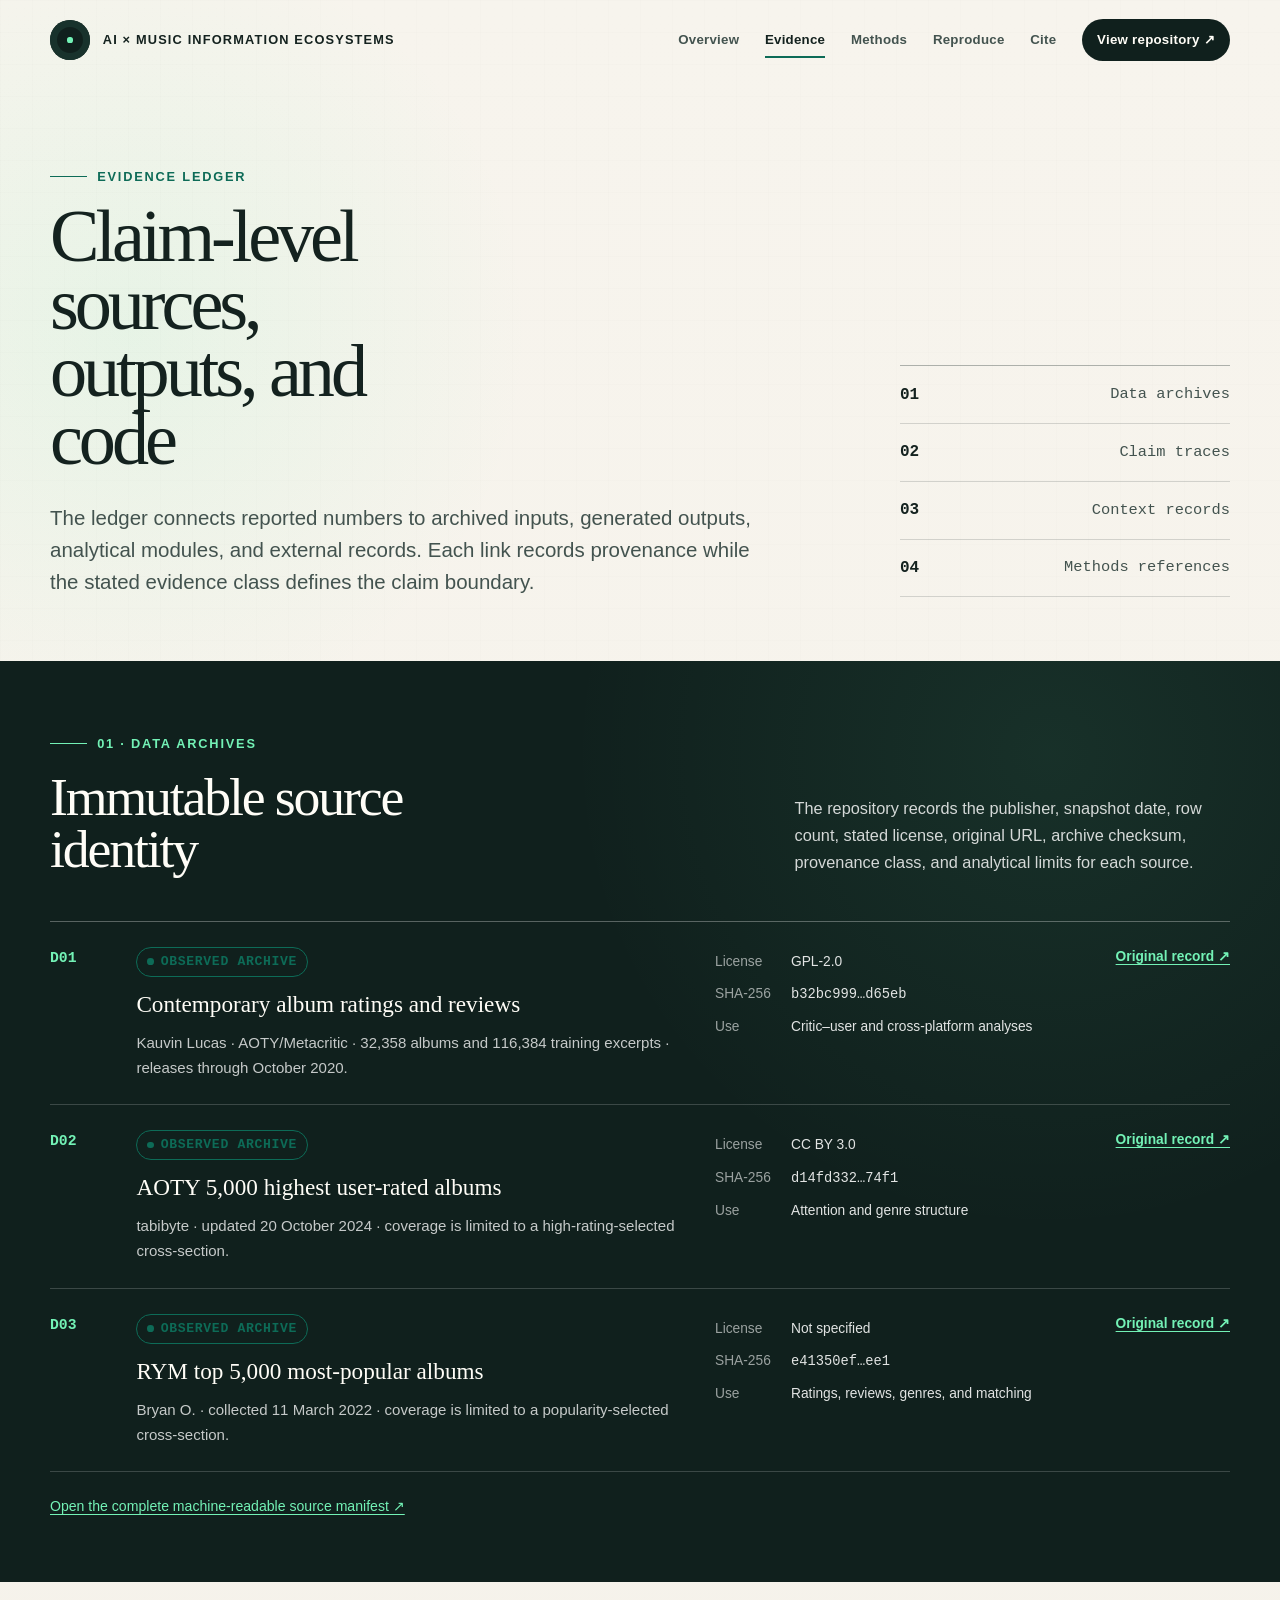
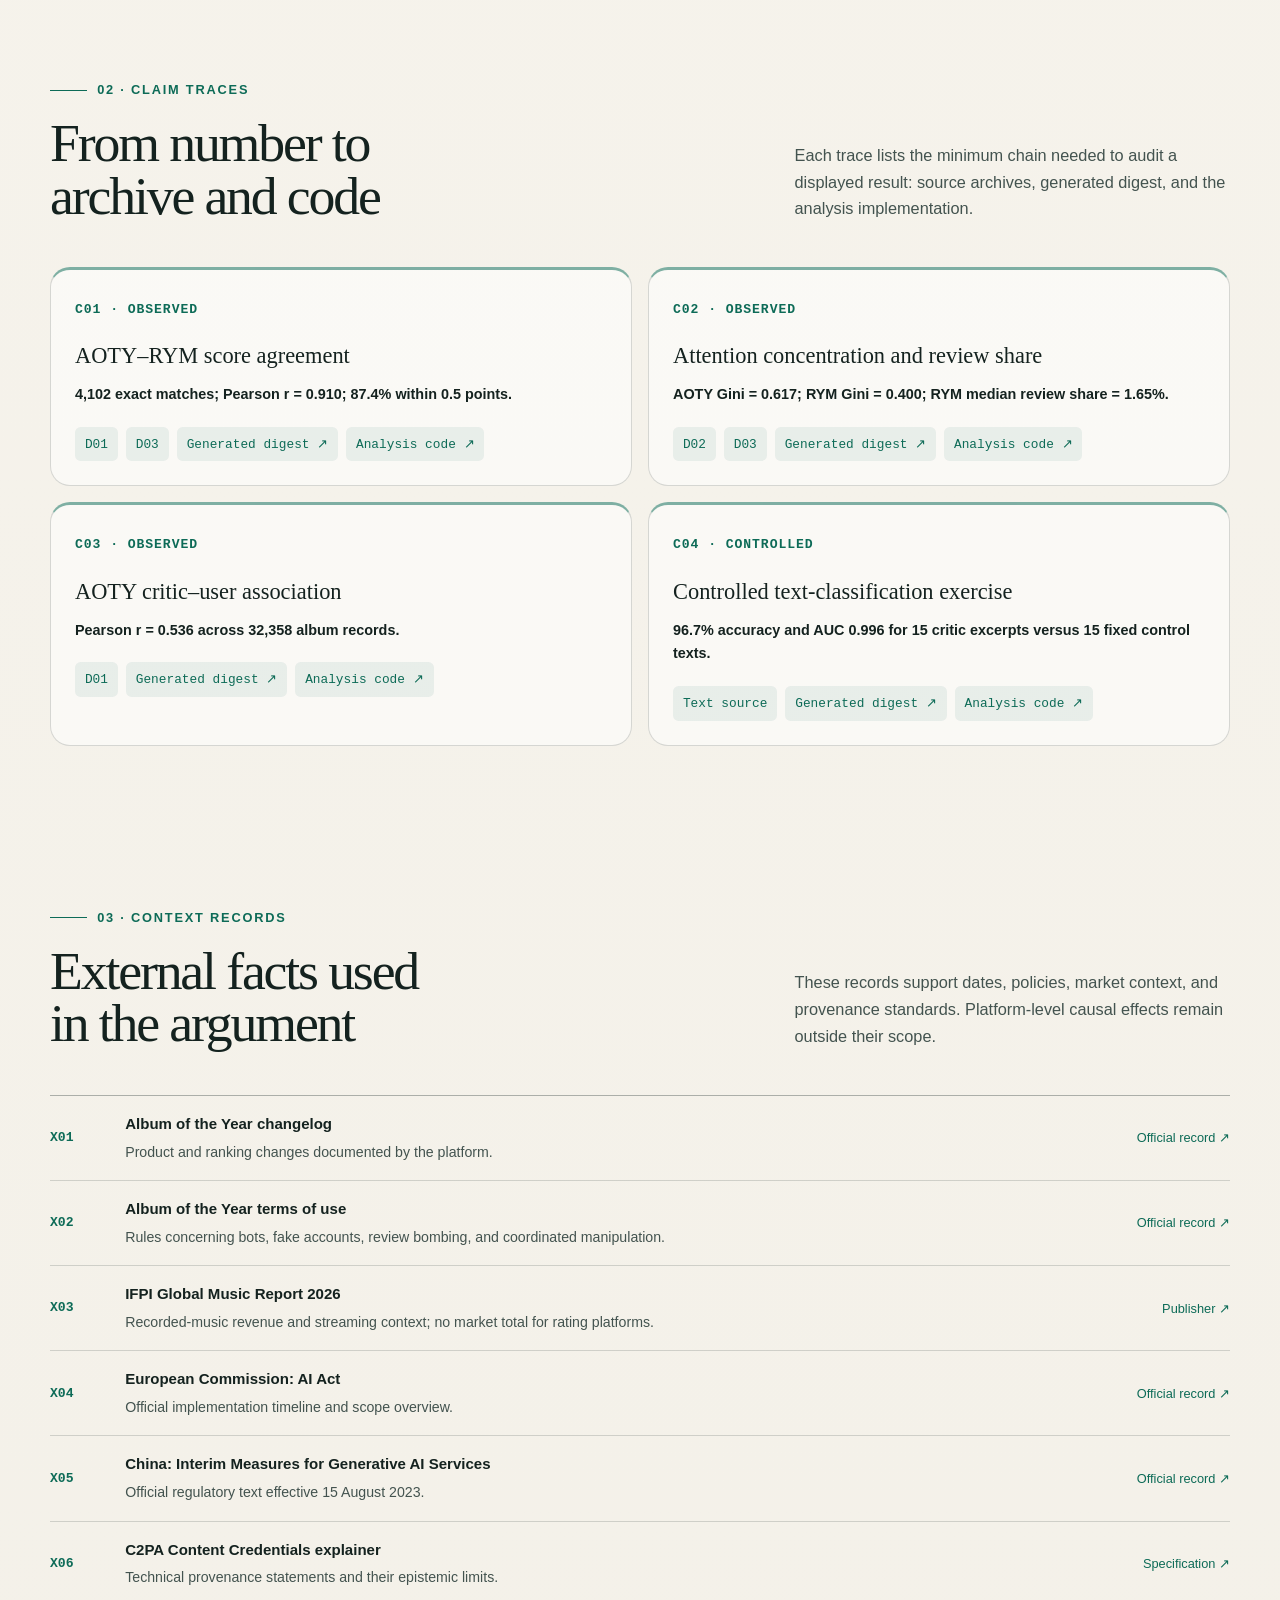
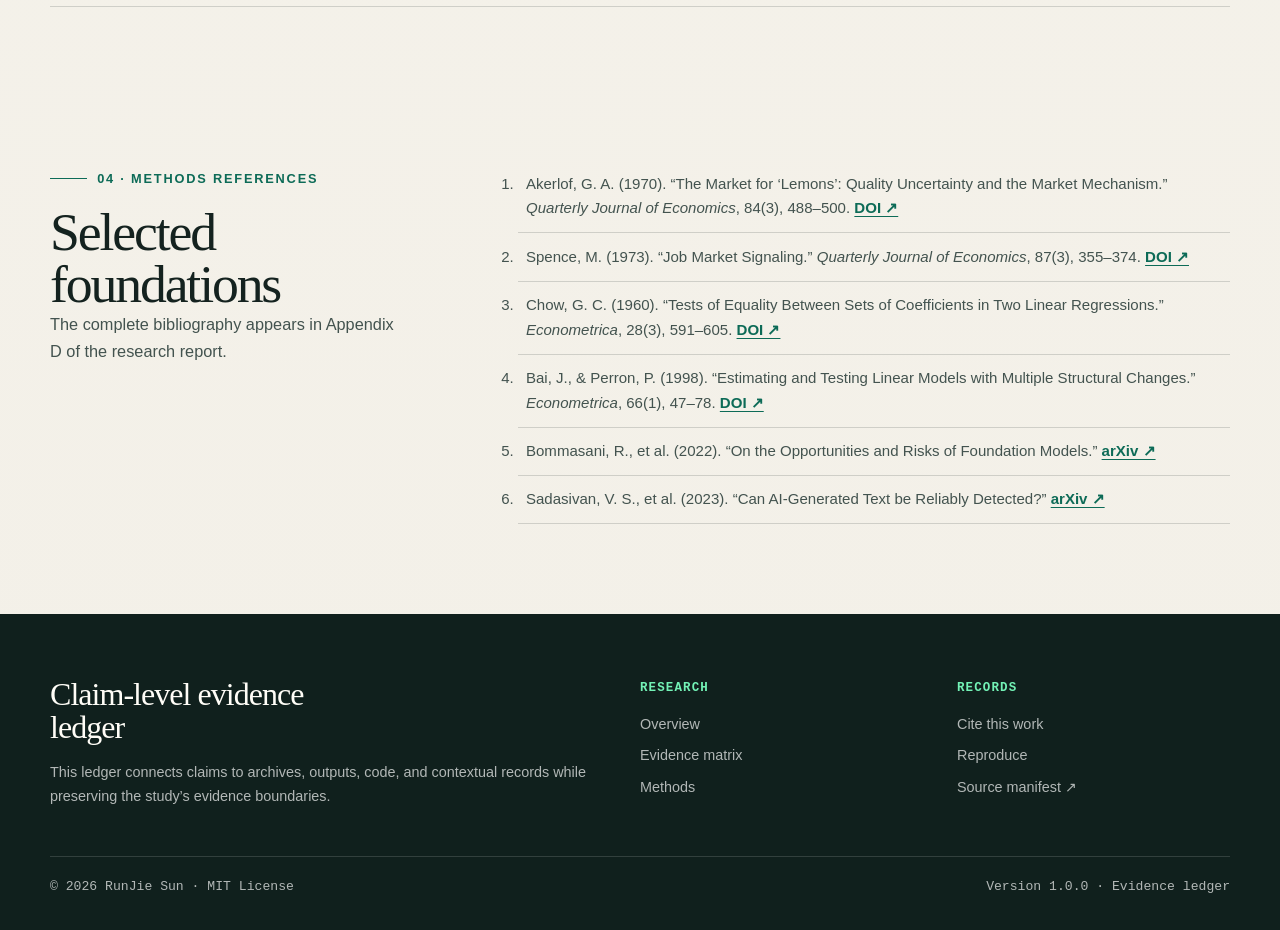
<file: website/sources.html>
<!doctype html>
<html lang="en">
<head>
  <meta charset="utf-8">
  <meta name="viewport" content="width=device-width, initial-scale=1">
  <meta name="theme-color" content="#10201d">
  <link rel="icon" href="assets/favicon.svg" type="image/svg+xml">
  <meta name="description" content="A claim-level source and reference ledger for the Music Information Ecosystems study.">
  <link rel="canonical" href="https://sunrunjie.github.io/AI-Driven-Transformation-of-Music-Information-Ecosystems/sources.html">
  <title>Sources and references — AI × Music Information Ecosystems</title>
  <link rel="stylesheet" href="styles.css?v=7">
  <script src="script.js" defer></script>
</head>
<body>
  <a class="skip-link" href="#main">Skip to main content</a>
  <header class="site-header">
    <nav class="container nav-shell" aria-label="Primary navigation">
      <a class="brand" href="index.html" aria-label="Research home"><span class="brand-mark" aria-hidden="true"></span><span class="brand-text">AI × Music Information Ecosystems</span></a>
      <button class="menu-toggle" type="button" aria-label="Toggle navigation" aria-expanded="false"><span></span></button>
      <div class="nav-links"><a href="index.html">Overview</a><a href="evidence.html" aria-current="page">Evidence</a><a href="methods.html">Methods</a><a href="reproducibility.html">Reproduce</a><a href="cite.html">Cite</a><a class="repo-link" href="https://github.com/SunRunJie/AI-Driven-Transformation-of-Music-Information-Ecosystems">View repository ↗</a></div>
    </nav>
  </header>

  <main id="main">
    <section class="page-hero">
      <div class="container page-hero-grid">
        <div><p class="eyebrow">Evidence ledger</p><h1 class="page-title">Claim-level sources, outputs, and code</h1><p class="lede">The ledger connects reported numbers to archived inputs, generated outputs, analytical modules, and external records. Each link records provenance while the stated evidence class defines the claim boundary.</p></div>
        <div class="page-index" aria-label="Page contents"><div><strong>01</strong><span>Data archives</span></div><div><strong>02</strong><span>Claim traces</span></div><div><strong>03</strong><span>Context records</span></div><div><strong>04</strong><span>Methods references</span></div></div>
      </div>
    </section>

    <section class="section-dark section-tight" id="archives">
      <div class="container">
        <div class="section-header reveal"><div><p class="eyebrow">01 · Data archives</p><h2 class="section-title">Immutable source identity</h2></div><p class="section-copy">The repository records the publisher, snapshot date, row count, stated license, original URL, archive checksum, provenance class, and analytical limits for each source.</p></div>
        <div class="ledger-list reveal">
          <article class="ledger-record" id="src-aoty-history"><div class="ledger-id">D01</div><div><span class="evidence-tag tag-observed">Observed archive</span><h3>Contemporary album ratings and reviews</h3><p>Kauvin Lucas · AOTY/Metacritic · 32,358 albums and 116,384 training excerpts · releases through October 2020.</p></div><dl><div><dt>License</dt><dd>GPL-2.0</dd></div><div><dt>SHA-256</dt><dd><code>b32bc999…d65eb</code></dd></div><div><dt>Use</dt><dd>Critic–user and cross-platform analyses</dd></div></dl><a href="https://www.kaggle.com/datasets/kauvinlucas/30000-albums-aggregated-review-ratings">Original record ↗</a></article>
          <article class="ledger-record" id="src-aoty-snapshot"><div class="ledger-id">D02</div><div><span class="evidence-tag tag-observed">Observed archive</span><h3>AOTY 5,000 highest user-rated albums</h3><p>tabibyte · updated 20 October 2024 · coverage is limited to a high-rating-selected cross-section.</p></div><dl><div><dt>License</dt><dd>CC BY 3.0</dd></div><div><dt>SHA-256</dt><dd><code>d14fd332…74f1</code></dd></div><div><dt>Use</dt><dd>Attention and genre structure</dd></div></dl><a href="https://www.kaggle.com/datasets/tabibyte/aoty-5000-highest-user-rated-albums">Original record ↗</a></article>
          <article class="ledger-record" id="src-rym-snapshot"><div class="ledger-id">D03</div><div><span class="evidence-tag tag-observed">Observed archive</span><h3>RYM top 5,000 most-popular albums</h3><p>Bryan O. · collected 11 March 2022 · coverage is limited to a popularity-selected cross-section.</p></div><dl><div><dt>License</dt><dd>Not specified</dd></div><div><dt>SHA-256</dt><dd><code>e41350ef…ee1</code></dd></div><div><dt>Use</dt><dd>Ratings, reviews, genres, and matching</dd></div></dl><a href="https://www.kaggle.com/datasets/tobennao/rym-top-5000">Original record ↗</a></article>
        </div>
        <p class="manifest-link"><a href="https://github.com/SunRunJie/AI-Driven-Transformation-of-Music-Information-Ecosystems/blob/main/data/external/source_manifest.csv">Open the complete machine-readable source manifest ↗</a></p>
      </div>
    </section>

    <section class="section" id="claims">
      <div class="container">
        <div class="section-header reveal"><div><p class="eyebrow">02 · Claim traces</p><h2 class="section-title">From number to archive and code</h2></div><p class="section-copy">Each trace lists the minimum chain needed to audit a displayed result: source archives, generated digest, and the analysis implementation.</p></div>
        <div class="trace-grid reveal">
          <article class="trace-card" id="claim-score-agreement"><span class="trace-id">C01 · Observed</span><h3>AOTY–RYM score agreement</h3><p><strong>4,102 exact matches; Pearson r = 0.910; 87.4% within 0.5 points.</strong></p><div class="trace-links"><a href="#src-aoty-history">D01</a><a href="#src-rym-snapshot">D03</a><a href="https://github.com/SunRunJie/AI-Driven-Transformation-of-Music-Information-Ecosystems/blob/main/docs/analysis_results.md">Generated digest ↗</a><a href="https://github.com/SunRunJie/AI-Driven-Transformation-of-Music-Information-Ecosystems/blob/main/src/analysis/observed_archive_analysis.py">Analysis code ↗</a></div></article>
          <article class="trace-card" id="claim-attention"><span class="trace-id">C02 · Observed</span><h3>Attention concentration and review share</h3><p><strong>AOTY Gini = 0.617; RYM Gini = 0.400; RYM median review share = 1.65%.</strong></p><div class="trace-links"><a href="#src-aoty-snapshot">D02</a><a href="#src-rym-snapshot">D03</a><a href="https://github.com/SunRunJie/AI-Driven-Transformation-of-Music-Information-Ecosystems/blob/main/docs/analysis_results.md">Generated digest ↗</a><a href="https://github.com/SunRunJie/AI-Driven-Transformation-of-Music-Information-Ecosystems/blob/main/src/analysis/observed_archive_analysis.py">Analysis code ↗</a></div></article>
          <article class="trace-card" id="claim-critic-user"><span class="trace-id">C03 · Observed</span><h3>AOTY critic–user association</h3><p><strong>Pearson r = 0.536 across 32,358 album records.</strong></p><div class="trace-links"><a href="#src-aoty-history">D01</a><a href="https://github.com/SunRunJie/AI-Driven-Transformation-of-Music-Information-Ecosystems/blob/main/docs/analysis_results.md">Generated digest ↗</a><a href="https://github.com/SunRunJie/AI-Driven-Transformation-of-Music-Information-Ecosystems/blob/main/src/analysis/observed_archive_analysis.py">Analysis code ↗</a></div></article>
          <article class="trace-card" id="claim-text-study"><span class="trace-id">C04 · Controlled</span><h3>Controlled text-classification exercise</h3><p><strong>96.7% accuracy and AUC 0.996 for 15 critic excerpts versus 15 fixed control texts.</strong></p><div class="trace-links"><a href="#src-aoty-history">Text source</a><a href="https://github.com/SunRunJie/AI-Driven-Transformation-of-Music-Information-Ecosystems/blob/main/docs/analysis_results.md">Generated digest ↗</a><a href="https://github.com/SunRunJie/AI-Driven-Transformation-of-Music-Information-Ecosystems/blob/main/src/analysis/ai_review_analysis.py">Analysis code ↗</a></div></article>
        </div>
      </div>
    </section>

    <section class="section-tight" id="context">
      <div class="container">
        <div class="section-header reveal"><div><p class="eyebrow">03 · Context records</p><h2 class="section-title">External facts used in the argument</h2></div><p class="section-copy">These records support dates, policies, market context, and provenance standards. Platform-level causal effects remain outside their scope.</p></div>
        <div class="reference-list reveal">
          <a href="https://www.albumoftheyear.org/changelog/"><b>X01</b><span><strong>Album of the Year changelog</strong><small>Product and ranking changes documented by the platform.</small></span><em>Official record ↗</em></a>
          <a href="https://www.albumoftheyear.org/terms-of-use/"><b>X02</b><span><strong>Album of the Year terms of use</strong><small>Rules concerning bots, fake accounts, review bombing, and coordinated manipulation.</small></span><em>Official record ↗</em></a>
          <a href="https://www.ifpi.org/global-music-report-2026-global-recorded-music-revenues-grow-6-4-as-record-companies-drive-innovation/"><b>X03</b><span><strong>IFPI Global Music Report 2026</strong><small>Recorded-music revenue and streaming context; no market total for rating platforms.</small></span><em>Publisher ↗</em></a>
          <a href="https://digital-strategy.ec.europa.eu/en/policies/regulatory-framework-ai"><b>X04</b><span><strong>European Commission: AI Act</strong><small>Official implementation timeline and scope overview.</small></span><em>Official record ↗</em></a>
          <a href="https://www.cac.gov.cn/2023-07/13/c_1690898326795531.htm"><b>X05</b><span><strong>China: Interim Measures for Generative AI Services</strong><small>Official regulatory text effective 15 August 2023.</small></span><em>Official record ↗</em></a>
          <a href="https://spec.c2pa.org/specifications/specifications/2.2/explainer/Explainer.html"><b>X06</b><span><strong>C2PA Content Credentials explainer</strong><small>Technical provenance statements and their epistemic limits.</small></span><em>Specification ↗</em></a>
        </div>
      </div>
    </section>

    <section class="section" id="references">
      <div class="container reference-layout">
        <div><p class="eyebrow">04 · Methods references</p><h2 class="section-title">Selected foundations</h2><p class="section-copy">The complete bibliography appears in Appendix D of the research report.</p></div>
        <ol class="bibliography">
          <li>Akerlof, G. A. (1970). “The Market for ‘Lemons’: Quality Uncertainty and the Market Mechanism.” <em>Quarterly Journal of Economics</em>, 84(3), 488–500. <a href="https://doi.org/10.2307/1879431">DOI ↗</a></li>
          <li>Spence, M. (1973). “Job Market Signaling.” <em>Quarterly Journal of Economics</em>, 87(3), 355–374. <a href="https://doi.org/10.2307/1882010">DOI ↗</a></li>
          <li>Chow, G. C. (1960). “Tests of Equality Between Sets of Coefficients in Two Linear Regressions.” <em>Econometrica</em>, 28(3), 591–605. <a href="https://doi.org/10.2307/1910133">DOI ↗</a></li>
          <li>Bai, J., &amp; Perron, P. (1998). “Estimating and Testing Linear Models with Multiple Structural Changes.” <em>Econometrica</em>, 66(1), 47–78. <a href="https://doi.org/10.2307/2998540">DOI ↗</a></li>
          <li>Bommasani, R., et al. (2022). “On the Opportunities and Risks of Foundation Models.” <a href="https://arxiv.org/abs/2108.07258">arXiv ↗</a></li>
          <li>Sadasivan, V. S., et al. (2023). “Can AI-Generated Text be Reliably Detected?” <a href="https://arxiv.org/abs/2303.11156">arXiv ↗</a></li>
        </ol>
      </div>
    </section>
  </main>

  <footer class="site-footer"><div class="container"><div class="footer-grid"><div><h2 class="footer-title">Claim-level evidence ledger</h2><p class="footer-copy">This ledger connects claims to archives, outputs, code, and contextual records while preserving the study’s evidence boundaries.</p></div><div class="footer-nav"><strong>Research</strong><a href="index.html">Overview</a><a href="evidence.html">Evidence matrix</a><a href="methods.html">Methods</a></div><div class="footer-nav"><strong>Records</strong><a href="cite.html">Cite this work</a><a href="reproducibility.html">Reproduce</a><a href="https://github.com/SunRunJie/AI-Driven-Transformation-of-Music-Information-Ecosystems/blob/main/data/external/source_manifest.csv">Source manifest ↗</a></div></div><div class="footer-bottom"><span>© <span data-year>2026</span> RunJie Sun · MIT License</span><span>Version 1.0.0 · Evidence ledger</span></div></div></footer>
</body>
</html>
</file>
<file: website/styles.css>
:root {
  --ink: #14221f;
  --ink-soft: #43534f;
  --paper: #f3f0e8;
  --paper-deep: #e7e2d6;
  --surface: rgba(255, 255, 255, 0.62);
  --line: rgba(20, 34, 31, 0.16);
  --line-strong: rgba(20, 34, 31, 0.32);
  --green: #0d6b57;
  --green-bright: #73f2b6;
  --orange: #ec6f3b;
  --blue: #2f69d9;
  --plum: #8b4d7d;
  --dark: #10201d;
  --dark-soft: #19312c;
  --white: #fffdf7;
  --serif: Georgia, "Times New Roman", Times, serif;
  --sans: Inter, "Segoe UI", Helvetica, Arial, sans-serif;
  --mono: "SFMono-Regular", Consolas, "Liberation Mono", monospace;
  --shadow: 0 24px 70px rgba(20, 34, 31, 0.12);
  --radius: 1.25rem;
  --page: min(1180px, calc(100vw - 40px));
}

* {
  box-sizing: border-box;
}

html {
  scroll-behavior: smooth;
  scroll-padding-top: 7rem;
}

body {
  margin: 0;
  color: var(--ink);
  background:
    radial-gradient(circle at 10% 8%, rgba(115, 242, 182, 0.12), transparent 25rem),
    linear-gradient(180deg, #f7f4ed 0%, var(--paper) 100%);
  font-family: var(--sans);
  font-size: 17px;
  line-height: 1.65;
  text-rendering: optimizeLegibility;
  -webkit-font-smoothing: antialiased;
}

body::before {
  position: fixed;
  inset: 0;
  z-index: -1;
  pointer-events: none;
  content: "";
  opacity: 0.36;
  background-image: linear-gradient(rgba(20, 34, 31, 0.025) 1px, transparent 1px),
    linear-gradient(90deg, rgba(20, 34, 31, 0.025) 1px, transparent 1px);
  background-size: 32px 32px;
}

::selection {
  color: var(--white);
  background: var(--green);
}

a {
  color: inherit;
  text-decoration-thickness: 1px;
  text-underline-offset: 0.2em;
}

img {
  display: block;
  max-width: 100%;
}

button,
input {
  font: inherit;
}

.skip-link {
  position: fixed;
  top: 0.75rem;
  left: 0.75rem;
  z-index: 100;
  padding: 0.75rem 1rem;
  color: var(--white);
  background: var(--dark);
  border-radius: 0.4rem;
  transform: translateY(-160%);
  transition: transform 160ms ease;
}

.skip-link:focus {
  transform: translateY(0);
}

.container {
  width: var(--page);
  margin-inline: auto;
}

.site-header {
  position: sticky;
  top: 0;
  z-index: 40;
  border-bottom: 1px solid transparent;
  transition: background 180ms ease, border-color 180ms ease, backdrop-filter 180ms ease;
}

.site-header.is-scrolled {
  background: rgba(247, 244, 237, 0.87);
  border-color: var(--line);
  backdrop-filter: blur(18px);
}

.nav-shell {
  display: flex;
  min-height: 80px;
  align-items: center;
  justify-content: space-between;
  gap: 2rem;
}

.brand {
  display: inline-flex;
  align-items: center;
  gap: 0.8rem;
  font-size: 0.8rem;
  font-weight: 760;
  letter-spacing: 0.09em;
  line-height: 1.2;
  text-decoration: none;
  text-transform: uppercase;
}

.brand-mark {
  display: grid;
  width: 2.5rem;
  height: 2.5rem;
  flex: none;
  place-items: center;
  color: var(--green-bright);
  background: var(--dark);
  border-radius: 50%;
  box-shadow: inset 0 0 0 7px #18322c;
}

.brand-mark::after {
  width: 0.32rem;
  height: 0.32rem;
  content: "";
  background: currentColor;
  border-radius: 50%;
}

.nav-links {
  display: flex;
  align-items: center;
  gap: 1.6rem;
}

.nav-links a {
  position: relative;
  padding: 0.45rem 0;
  color: var(--ink-soft);
  font-size: 0.83rem;
  font-weight: 650;
  letter-spacing: 0.02em;
  text-decoration: none;
}

.nav-links a::after {
  position: absolute;
  right: 0;
  bottom: 0;
  left: 0;
  height: 2px;
  content: "";
  background: var(--green);
  transform: scaleX(0);
  transform-origin: right;
  transition: transform 180ms ease;
}

.nav-links a:hover::after,
.nav-links a[aria-current="page"]::after {
  transform: scaleX(1);
  transform-origin: left;
}

.nav-links a[aria-current="page"] {
  color: var(--ink);
}

.nav-links .repo-link {
  padding: 0.65rem 0.95rem;
  color: var(--white);
  background: var(--dark);
  border-radius: 999px;
}

.nav-links .repo-link::after {
  display: none;
}

.menu-toggle {
  display: none;
  width: 2.75rem;
  height: 2.75rem;
  padding: 0;
  color: var(--ink);
  background: transparent;
  border: 1px solid var(--line-strong);
  border-radius: 50%;
}

.menu-toggle span,
.menu-toggle::before,
.menu-toggle::after {
  display: block;
  width: 1.1rem;
  height: 1px;
  margin: 4px auto;
  content: "";
  background: currentColor;
}

.eyebrow {
  display: inline-flex;
  align-items: center;
  gap: 0.65rem;
  margin: 0 0 1.2rem;
  color: var(--green);
  font-size: 0.8rem;
  font-weight: 800;
  letter-spacing: 0.14em;
  line-height: 1.2;
  text-transform: uppercase;
}

.eyebrow::before {
  width: 2.3rem;
  height: 1px;
  content: "";
  background: currentColor;
}

.display-title {
  max-width: 13ch;
  margin: 0;
  font-family: var(--serif);
  font-size: clamp(3rem, 6vw, 6.2rem);
  font-weight: 500;
  letter-spacing: -0.055em;
  line-height: 0.91;
}

.display-title em {
  color: var(--green);
  font-weight: 500;
}

.lede {
  max-width: 44rem;
  margin: 1.8rem 0 0;
  color: var(--ink-soft);
  font-size: clamp(1.05rem, 1.8vw, 1.28rem);
  line-height: 1.55;
}

.hero {
  min-height: calc(100vh - 80px);
  padding: clamp(3rem, 5.5vw, 5.75rem) 0 3.25rem;
}

.hero-grid {
  display: grid;
  grid-template-columns: minmax(0, 1.28fr) minmax(290px, 0.72fr);
  align-items: end;
  gap: clamp(2.5rem, 5vw, 5.5rem);
}

.hero-author {
  display: flex;
  flex-wrap: wrap;
  gap: 0.35rem 0.85rem;
  align-items: center;
  margin: 1rem 0 0;
  color: var(--ink-soft);
  font-size: clamp(0.92rem, 1.1vw, 1.02rem);
  line-height: 1.45;
}

.hero-author strong { color: var(--ink); font-weight: 760; }
.hero-author a { color: var(--green); font-weight: 720; }
.hero-author a:hover { text-decoration: underline; }

.hero-actions {
  display: flex;
  flex-wrap: wrap;
  gap: 0.8rem;
  margin-top: 2.1rem;
}

.button {
  display: inline-flex;
  min-height: 3rem;
  align-items: center;
  justify-content: center;
  gap: 0.65rem;
  padding: 0.78rem 1.1rem;
  font-size: 0.84rem;
  font-weight: 760;
  letter-spacing: 0.02em;
  text-decoration: none;
  border: 1px solid var(--dark);
  border-radius: 999px;
  transition: transform 160ms ease, box-shadow 160ms ease, background 160ms ease;
}

.button:hover {
  transform: translateY(-2px);
}

.button-primary {
  color: var(--white);
  background: var(--dark);
  box-shadow: 0 12px 28px rgba(16, 32, 29, 0.18);
}

.button-secondary {
  background: rgba(255, 255, 255, 0.35);
}

.button .arrow {
  font-size: 1.05rem;
  line-height: 1;
}

.hero-aside {
  position: relative;
  padding: 1.5rem;
  color: var(--white);
  background: var(--dark);
  border-radius: 12rem 12rem var(--radius) var(--radius);
  box-shadow: var(--shadow);
  overflow: hidden;
}

.hero-aside::before {
  display: block;
  width: 78%;
  aspect-ratio: 1;
  margin: 0 auto 1.5rem;
  content: "";
  background:
    radial-gradient(circle, var(--green-bright) 0 3%, transparent 3.5%),
    repeating-radial-gradient(circle, #18322c 0 8px, #25453e 9px 10px, #18322c 11px 21px);
  border: 1px solid rgba(255, 255, 255, 0.15);
  border-radius: 50%;
}

.hero-aside h2 {
  margin: 0;
  font-family: var(--serif);
  font-size: 1.45rem;
  font-weight: 500;
  line-height: 1.2;
}

.hero-aside .panel-kicker {
  margin: 0 0 0.75rem;
  color: var(--green-bright);
  font-family: var(--mono);
  font-size: 0.8rem;
  font-weight: 760;
  letter-spacing: 0.08em;
  text-transform: uppercase;
}

.hero-aside p {
  margin: 0.9rem 0 0;
  color: rgba(255, 255, 255, 0.68);
  font-size: 0.92rem;
  line-height: 1.55;
}

.hero-meta {
  display: grid;
  grid-template-columns: 1fr 1fr;
  gap: 1px;
  margin-top: 1.4rem;
  background: rgba(255, 255, 255, 0.14);
  border: 1px solid rgba(255, 255, 255, 0.14);
}

.hero-meta div {
  padding: 0.85rem;
  background: var(--dark);
}

.hero-meta strong,
.hero-meta span {
  display: block;
}

.hero-meta strong {
  color: var(--green-bright);
  font-family: var(--mono);
  font-size: 0.92rem;
}

.hero-meta span {
  margin-top: 0.2rem;
  color: rgba(255, 255, 255, 0.56);
  font-size: 0.84rem;
  letter-spacing: 0.08em;
  text-transform: uppercase;
}

.ticker {
  width: 100%;
  max-width: 100vw;
  border-top: 1px solid var(--line);
  border-bottom: 1px solid var(--line);
  background: rgba(255, 255, 255, 0.3);
  contain: paint;
  overflow-x: clip;
}

.ticker-track {
  display: flex;
  width: max-content;
  animation: ticker 38s linear infinite;
}

.ticker:hover .ticker-track {
  animation-play-state: paused;
}

.ticker-group {
  display: flex;
  align-items: stretch;
  flex: none;
}

.ticker-item {
  display: flex;
  align-items: center;
  gap: 0.65rem;
  padding: 1rem 1.8rem;
  color: var(--ink-soft);
  font-family: var(--mono);
  font-size: 0.84rem;
  border-right: 1px solid var(--line);
  white-space: nowrap;
}

.ticker-item b {
  color: var(--green);
  font-size: 0.8rem;
  letter-spacing: 0.08em;
  text-transform: uppercase;
}

@keyframes ticker {
  to { transform: translateX(-50%); }
}

.section {
  padding: clamp(4.5rem, 7vw, 6.5rem) 0;
}

.section-tight {
  padding: clamp(3.25rem, 5vw, 4.75rem) 0;
}

.section-dark {
  color: var(--white);
  background:
    radial-gradient(circle at 82% 10%, rgba(115, 242, 182, 0.08), transparent 30rem),
    var(--dark);
}

.section-dark .eyebrow {
  color: var(--green-bright);
}

.section-dark .section-copy,
.section-dark .muted {
  color: rgba(255, 255, 255, 0.82);
}

.section-dark .section-title {
  color: var(--white);
}

.section-header {
  display: grid;
  grid-template-columns: minmax(0, 0.9fr) minmax(280px, 0.55fr);
  align-items: end;
  gap: 2rem;
  margin-bottom: clamp(2.25rem, 3.5vw, 3.4rem);
}

.section-title {
  max-width: 14ch;
  margin: 0;
  font-family: var(--serif);
  font-size: clamp(2.15rem, 4.2vw, 3.8rem);
  font-weight: 500;
  letter-spacing: -0.04em;
  line-height: 0.98;
}

.section-copy {
  max-width: 37rem;
  margin: 0;
  color: var(--ink-soft);
  font-size: 1.02rem;
}

.principle-grid {
  display: grid;
  grid-template-columns: 1.1fr 0.9fr;
  gap: 1px;
  background: var(--line);
  border: 1px solid var(--line);
}

.principle-main,
.principle-side {
  background: rgba(255, 255, 255, 0.4);
}

.principle-main {
  padding: clamp(2rem, 4vw, 3.5rem);
}

.principle-main blockquote {
  max-width: 22ch;
  margin: 0;
  font-family: var(--serif);
  font-size: clamp(1.9rem, 3.6vw, 3.35rem);
  letter-spacing: -0.04em;
  line-height: 1.03;
}

.principle-main blockquote em {
  color: var(--green);
  font-style: normal;
}

.principle-side {
  display: grid;
  grid-template-rows: repeat(4, 1fr);
}

.principle-link {
  display: grid;
  grid-template-columns: 2.8rem 1fr;
  gap: 0.8rem;
  padding: 1.1rem 1.3rem;
  border-bottom: 1px solid var(--line);
}

.principle-link:last-child {
  border-bottom: 0;
}

.principle-link b {
  color: var(--green);
  font-family: var(--mono);
  font-size: 0.96rem;
}

.principle-link strong,
.principle-link span {
  display: block;
}

.principle-link strong {
  font-size: 1.03rem;
}

.principle-link span {
  margin-top: 0.3rem;
  color: var(--ink-soft);
  font-size: 0.92rem;
}

.stat-grid {
  display: grid;
  grid-template-columns: repeat(4, 1fr);
  gap: 1px;
  background: rgba(255, 255, 255, 0.16);
  border: 1px solid rgba(255, 255, 255, 0.16);
}

.stat {
  min-height: 13rem;
  padding: 1.5rem;
  background: var(--dark);
}

.stat-index {
  color: rgba(255, 255, 255, 0.72);
  font-family: var(--mono);
  font-size: 0.88rem;
}

.stat-value {
  display: block;
  margin-top: 2.25rem;
  color: var(--green-bright);
  font-family: var(--serif);
  font-size: clamp(2.4rem, 4vw, 4.3rem);
  font-weight: 500;
  letter-spacing: -0.05em;
  line-height: 1;
}

.stat-label {
  display: block;
  margin-top: 1rem;
  color: rgba(255, 255, 255, 0.72);
  font-size: 0.94rem;
  line-height: 1.45;
}

.stat-note {
  display: block;
  margin-top: 0.45rem;
  color: rgba(255, 255, 255, 0.4);
  font-size: 0.84rem;
  line-height: 1.45;
}

.finding-stack {
  display: grid;
  gap: 1rem;
}

.finding-card {
  display: grid;
  grid-template-columns: 0.42fr 0.58fr;
  min-height: 23rem;
  background: rgba(255, 255, 255, 0.48);
  border: 1px solid var(--line);
  border-radius: var(--radius);
  box-shadow: 0 12px 40px rgba(20, 34, 31, 0.06);
  overflow: hidden;
}

.finding-copy {
  display: flex;
  flex-direction: column;
  justify-content: space-between;
  padding: clamp(1.7rem, 3.2vw, 2.8rem);
}

.finding-copy h3 {
  max-width: 13ch;
  margin: 0;
  font-family: var(--serif);
  font-size: clamp(1.9rem, 3.1vw, 2.8rem);
  font-weight: 500;
  letter-spacing: -0.035em;
  line-height: 1.02;
}

.finding-copy p {
  max-width: 34rem;
  margin: 1.2rem 0 0;
  color: var(--ink-soft);
  font-size: 0.96rem;
}

.finding-meta {
  display: flex;
  flex-wrap: wrap;
  gap: 0.6rem;
  margin-top: 2rem;
}

.evidence-tag {
  display: inline-flex;
  align-items: center;
  gap: 0.42rem;
  width: fit-content;
  padding: 0.38rem 0.62rem;
  font-family: var(--mono);
  font-size: 0.82rem;
  font-weight: 700;
  letter-spacing: 0.05em;
  line-height: 1.2;
  text-transform: uppercase;
  border: 1px solid currentColor;
  border-radius: 999px;
}

.evidence-tag::before {
  width: 0.42rem;
  height: 0.42rem;
  content: "";
  background: currentColor;
  border-radius: 50%;
}

.tag-observed { color: var(--green); }
.tag-controlled { color: var(--blue); }
.tag-synthetic { color: var(--orange); }
.tag-scenario { color: var(--plum); }

.finding-visual {
  position: relative;
  display: grid;
  min-width: 0;
  place-items: center;
  padding: 1rem;
  background: #e8e6df;
}

.finding-visual img {
  width: 100%;
  height: 100%;
  object-fit: contain;
  background: #fff;
}

.finding-visual figcaption {
  position: absolute;
  right: 1.5rem;
  bottom: 1.5rem;
  max-width: 24rem;
  padding: 0.55rem 0.75rem;
  color: rgba(255, 255, 255, 0.78);
  background: rgba(16, 32, 29, 0.88);
  font-size: 0.84rem;
  border-radius: 0.35rem;
}

.boundary {
  display: grid;
  grid-template-columns: 0.65fr 1.35fr;
  border-top: 1px solid var(--line-strong);
  border-bottom: 1px solid var(--line-strong);
}

.boundary-lead,
.boundary-list {
  padding: clamp(1.8rem, 3.5vw, 3rem);
}

.boundary-lead {
  color: var(--white);
  background: var(--orange);
}

.boundary-lead h2 {
  margin: 0;
  font-family: var(--serif);
  font-size: clamp(2.1rem, 3.5vw, 3.35rem);
  font-weight: 500;
  letter-spacing: -0.04em;
  line-height: 0.98;
}

.boundary-lead p {
  margin: 1.3rem 0 0;
  font-size: 0.94rem;
}

.boundary-list {
  display: grid;
  gap: 0.65rem;
  padding: 1rem;
  background: var(--paper-deep);
}

.boundary-item {
  display: grid;
  grid-template-columns: 2.8rem 1fr;
  gap: 0.8rem;
  padding: 1rem 1.1rem;
  background: rgba(255, 255, 255, 0.72);
  border: 1px solid var(--line);
  border-radius: 0.7rem;
}

.boundary-item:first-child,
.boundary-item:last-child { padding-block: 1rem; }
.boundary-item b { color: #bb431d; font-family: var(--mono); font-size: 0.96rem; }
.boundary-item strong { display: block; font-size: 1.06rem; line-height: 1.35; }
.boundary-item p { margin: 0.35rem 0 0; color: #334440; font-size: 0.94rem; line-height: 1.52; }

.cta-panel {
  display: grid;
  grid-template-columns: 1fr auto;
  align-items: center;
  gap: 2rem;
  padding: clamp(2rem, 4vw, 3.5rem);
  color: var(--white);
  background: var(--green);
  border-radius: var(--radius);
  box-shadow: var(--shadow);
}

.cta-panel h2 {
  max-width: 17ch;
  margin: 0;
  font-family: var(--serif);
  font-size: clamp(2rem, 3.5vw, 3.3rem);
  font-weight: 500;
  letter-spacing: -0.04em;
  line-height: 1;
}

.cta-panel p {
  max-width: 42rem;
  margin: 1rem 0 0;
  color: rgba(255, 255, 255, 0.76);
  font-size: 0.96rem;
}

.cta-panel .button {
  color: var(--white);
  border-color: rgba(255, 255, 255, 0.58);
}

.page-hero {
  padding: clamp(3.5rem, 6vw, 5.5rem) 0 clamp(3.25rem, 5vw, 4.5rem);
}

.page-hero-grid {
  display: grid;
  grid-template-columns: minmax(0, 1fr) minmax(260px, 0.42fr);
  align-items: end;
  gap: clamp(2.5rem, 5vw, 5.5rem);
}

.page-title {
  max-width: 11ch;
  margin: 0;
  font-family: var(--serif);
  font-size: clamp(2.8rem, 5.8vw, 5.5rem);
  font-weight: 500;
  letter-spacing: -0.055em;
  line-height: 0.91;
}

.page-index {
  color: var(--ink-soft);
  font-family: var(--mono);
  font-size: 0.96rem;
  border-top: 1px solid var(--line-strong);
}

.page-index div {
  display: flex;
  justify-content: space-between;
  gap: 1rem;
  align-items: center;
  padding: 0.95rem 0;
  border-bottom: 1px solid var(--line);
}

.page-index strong {
  color: var(--ink);
  font-size: 1rem;
  font-weight: 760;
}

.filter-bar {
  display: flex;
  flex-wrap: wrap;
  gap: 0.6rem;
  margin-bottom: 2rem;
}

.filter-button {
  padding: 0.55rem 0.85rem;
  color: var(--ink-soft);
  background: transparent;
  border: 1px solid var(--line-strong);
  border-radius: 999px;
  cursor: pointer;
}

.filter-button:hover,
.filter-button.is-active {
  color: var(--white);
  background: var(--dark);
}

.evidence-matrix {
  border-top: 1px solid var(--line-strong);
}

.evidence-row {
  display: grid;
  grid-template-columns: 0.9fr 0.55fr 1.25fr 0.6fr;
  gap: 1.5rem;
  align-items: start;
  padding: 1.35rem 0;
  border-bottom: 1px solid var(--line);
}

.evidence-row[hidden] { display: none; }

.evidence-row.header-row {
  padding: 0.7rem 0;
  color: var(--ink-soft);
  font-family: var(--mono);
  font-size: 0.78rem;
  letter-spacing: 0.06em;
  text-transform: uppercase;
}

.evidence-row strong {
  font-size: 0.96rem;
  line-height: 1.35;
}

.evidence-row p {
  margin: 0;
  color: var(--ink-soft);
  font-size: 0.92rem;
  line-height: 1.5;
}

.claim-state {
  width: fit-content;
  padding: 0.34rem 0.55rem;
  font-family: var(--mono);
  font-size: 0.82rem;
  font-weight: 700;
  border-radius: 0.35rem;
}

.claim-supported { color: #075340; background: rgba(13, 107, 87, 0.13); }
.claim-bounded { color: #7b3a17; background: rgba(236, 111, 59, 0.15); }
.claim-open { color: #6f315f; background: rgba(139, 77, 125, 0.15); }

.source-grid {
  display: grid;
  grid-template-columns: repeat(3, 1fr);
  gap: 1rem;
}

.source-card {
  display: flex;
  min-height: 18rem;
  flex-direction: column;
  justify-content: space-between;
  padding: 1.5rem;
  background: #f8f5ed;
  border: 1px solid rgba(255, 255, 255, 0.28);
  border-top: 3px solid rgba(115, 242, 182, 0.72);
  border-radius: var(--radius);
  box-shadow: 0 14px 36px rgba(0, 0, 0, 0.16);
}

.source-card .number {
  font-family: var(--serif);
  font-size: 3.5rem;
  letter-spacing: -0.045em;
  line-height: 1;
}

.source-card h3 {
  margin: 1rem 0 0;
  font-size: 1rem;
}

.source-card p {
  margin: 0.7rem 0 0;
  color: #344541;
  font-size: 0.94rem;
}

.source-card dl {
  margin: 1.8rem 0 0;
  font-size: 0.92rem;
}

.source-card dl div {
  display: flex;
  justify-content: space-between;
  gap: 1rem;
  padding: 0.55rem 0;
  border-top: 1px solid var(--line);
}

.source-card dt { color: #4d5d59; }
.source-card dd { margin: 0; text-align: right; }
.card-source-link { display: inline-block; margin-top: 1rem; color: var(--green); font-family: var(--mono); font-size: 0.84rem; font-weight: 760; }

.method-flow {
  position: relative;
  display: grid;
  grid-template-columns: repeat(5, 1fr);
  gap: 1rem;
}

.method-flow::before {
  position: absolute;
  top: 2rem;
  right: 9%;
  left: 9%;
  height: 1px;
  content: "";
  background: var(--line-strong);
}

.flow-step {
  position: relative;
  padding-top: 4rem;
}

.flow-step::before {
  position: absolute;
  top: 1.55rem;
  left: 0;
  width: 0.8rem;
  height: 0.8rem;
  content: "";
  background: var(--paper);
  border: 2px solid var(--green);
  border-radius: 50%;
}

.flow-step b {
  color: var(--green);
  font-family: var(--mono);
  font-size: 0.94rem;
}

.flow-step strong {
  display: block;
  margin-top: 0.35rem;
  font-size: 1.06rem;
}

.flow-step p {
  margin: 0.5rem 0 0;
  color: var(--ink-soft);
  font-size: 0.94rem;
  line-height: 1.5;
}

.section-dark .flow-step p {
  color: rgba(255, 255, 255, 0.8);
}

.section-dark .flow-step b {
  color: var(--green-bright);
}

.section-dark .flow-step strong {
  color: var(--white);
}

.method-list {
  border-top: 1px solid var(--line-strong);
}

.method-item {
  border-bottom: 1px solid var(--line);
}

.method-item summary {
  display: grid;
  grid-template-columns: 3rem 0.65fr 1.35fr auto;
  gap: 1.25rem;
  align-items: center;
  padding: 1.35rem 0;
  cursor: pointer;
  list-style: none;
}

.method-item summary::-webkit-details-marker { display: none; }
.method-item summary::after { content: "+"; font-family: var(--mono); font-size: 1.2rem; }
.method-item[open] summary::after { content: "−"; }
.method-item summary b { color: var(--green); font-family: var(--mono); font-size: 0.94rem; }
.method-item summary strong { font-family: var(--serif); font-size: 1.3rem; font-weight: 500; }
.method-item summary span { color: #3c4d49; font-size: 0.94rem; }

.method-body {
  display: grid;
  grid-template-columns: 0.65fr 1.35fr;
  gap: 2rem;
  padding: 0 0 2rem 4.25rem;
}

.method-body p,
.method-body li {
  color: var(--ink-soft);
  font-size: 0.95rem;
}

.method-body ul {
  margin: 0;
  padding-left: 1.2rem;
}

.method-body code {
  font-family: var(--mono);
  font-size: 0.84rem;
}

.repro-grid {
  display: grid;
  grid-template-columns: 0.72fr 1.28fr;
  gap: clamp(2rem, 6vw, 6rem);
  align-items: start;
}

.sticky-note {
  position: sticky;
  top: 7.5rem;
}

.sticky-note h2 {
  margin: 0;
  font-family: var(--serif);
  font-size: clamp(2rem, 3.4vw, 3.25rem);
  font-weight: 500;
  letter-spacing: -0.04em;
  line-height: 1;
}

.sticky-note p {
  margin: 1rem 0 0;
  color: var(--ink-soft);
  font-size: 0.94rem;
}

.checklist {
  border-top: 1px solid var(--line-strong);
}

.check-item {
  display: grid;
  grid-template-columns: 2rem 1fr auto;
  gap: 1rem;
  align-items: start;
  padding: 1.15rem 0;
  border-bottom: 1px solid var(--line);
}

.check-mark {
  display: grid;
  width: 1.35rem;
  height: 1.35rem;
  place-items: center;
  color: var(--white);
  background: var(--green);
  font-size: 0.7rem;
  border-radius: 50%;
}

.check-item strong { display: block; font-size: 0.98rem; }
.check-item p { margin: 0.25rem 0 0; color: var(--ink-soft); font-size: 0.9rem; }
.check-item small { color: var(--ink-soft); font-family: var(--mono); font-size: 0.82rem; }

.code-block {
  position: relative;
  margin: 1rem 0;
  padding: 1.5rem;
  color: #d9eee7;
  background: var(--dark);
  border: 1px solid rgba(255, 255, 255, 0.08);
  border-radius: 0.8rem;
  overflow-x: auto;
}

.code-block code {
  font-family: var(--mono);
  font-size: 0.82rem;
  line-height: 1.7;
  white-space: pre;
}

.copy-button {
  position: absolute;
  top: 0.8rem;
  right: 0.8rem;
  padding: 0.35rem 0.55rem;
  color: rgba(255, 255, 255, 0.68);
  background: rgba(255, 255, 255, 0.08);
  border: 1px solid rgba(255, 255, 255, 0.14);
  border-radius: 0.35rem;
  cursor: pointer;
  font-family: var(--mono);
  font-size: 0.82rem;
}

.note-box {
  padding: 1.3rem 1.5rem;
  background: rgba(236, 111, 59, 0.1);
  border-left: 3px solid var(--orange);
}

.note-box strong { display: block; }
.note-box p { margin: 0.45rem 0 0; color: var(--ink-soft); font-size: 0.9rem; }

.source-ref {
  display: inline-flex;
  align-items: center;
  margin-left: 0.28rem;
  color: var(--green);
  font-family: var(--mono);
  font-size: 0.72em;
  font-weight: 760;
  text-decoration: none;
  vertical-align: super;
}

.source-ref:hover { text-decoration: underline; }

.citation-layout {
  display: grid;
  grid-template-columns: minmax(230px, 0.54fr) minmax(0, 1.46fr);
  gap: clamp(2rem, 7vw, 7rem);
  align-items: start;
}

.citation-layout > *,
.profile-grid > *,
.reference-layout > * { min-width: 0; }

.citation-heading p:last-child {
  max-width: 25rem;
  color: rgba(255, 255, 255, 0.72);
}

.citation-card {
  padding: clamp(1.5rem, 3vw, 2.3rem);
  color: var(--ink);
  background: #f8f5ed;
  border-radius: var(--radius);
  box-shadow: 0 18px 48px rgba(0, 0, 0, 0.2);
}

.record-label,
.trace-id {
  color: var(--green);
  font-family: var(--mono);
  font-size: 0.82rem;
  font-weight: 760;
  letter-spacing: 0.07em;
  text-transform: uppercase;
}

.citation-text {
  margin: 1rem 0 0;
  font-family: var(--serif);
  font-size: clamp(1.12rem, 1.7vw, 1.42rem);
  line-height: 1.55;
}

.citation-code { margin-top: 1rem; }
.micro-note { margin: 1rem 0 0; color: rgba(255, 255, 255, 0.72); font-size: 0.9rem; }

.profile-grid {
  display: grid;
  grid-template-columns: 0.8fr 1.2fr;
  gap: clamp(2rem, 7vw, 7rem);
  align-items: center;
}

.profile-card {
  display: grid;
  grid-template-columns: auto 1fr;
  gap: 1.5rem;
  align-items: center;
}

.profile-monogram {
  display: grid;
  width: clamp(6.5rem, 12vw, 9rem);
  aspect-ratio: 1;
  place-items: center;
  color: var(--green-bright);
  background: var(--dark);
  border-radius: 50%;
  font-family: var(--serif);
  font-size: clamp(2.2rem, 4vw, 3.4rem);
}

.profile-card h2 {
  margin: 0;
  font-family: var(--serif);
  font-size: clamp(2rem, 4vw, 3.5rem);
  font-weight: 500;
  letter-spacing: -0.04em;
  line-height: 1;
}

.profile-role { margin: 0.8rem 0 0; color: var(--ink-soft); }
.profile-statement { margin: 0 0 1.5rem; font-family: var(--serif); font-size: 1.25rem; line-height: 1.55; }

.identity-list { margin: 0; border-top: 1px solid var(--line-strong); }
.identity-list div { display: grid; grid-template-columns: 8rem 1fr; gap: 1rem; padding: 0.8rem 0; border-bottom: 1px solid var(--line); }
.identity-list dt { color: var(--ink-soft); font-family: var(--mono); font-size: 0.82rem; }
.identity-list dd { margin: 0; font-size: 0.92rem; }

.archive-grid,
.material-grid,
.trace-grid {
  display: grid;
  grid-template-columns: repeat(3, 1fr);
  gap: 1rem;
}

.archive-card,
.trace-card {
  padding: 1.5rem;
  background: rgba(255, 255, 255, 0.54);
  border: 1px solid var(--line);
  border-top: 3px solid rgba(13, 107, 87, 0.52);
  border-radius: var(--radius);
}

.archive-card h3,
.trace-card h3 { margin: 1rem 0 0.5rem; font-family: var(--serif); font-size: 1.4rem; font-weight: 500; }
.archive-card p,
.trace-card p { margin: 0; color: var(--ink-soft); font-size: 0.9rem; }
.archive-card > a { display: inline-block; margin-top: 1.3rem; color: var(--green); font-size: 0.86rem; font-weight: 720; }

.status-pill {
  display: inline-flex;
  padding: 0.28rem 0.55rem;
  font-family: var(--mono);
  font-size: 0.8rem;
  font-weight: 760;
  border-radius: 999px;
}

.status-ready { color: #075340; background: rgba(13, 107, 87, 0.13); }
.status-action { color: #7b3a17; background: rgba(236, 111, 59, 0.16); }

.material-grid { grid-template-columns: repeat(2, 1fr); }
.material-link {
  display: flex;
  min-height: 13rem;
  flex-direction: column;
  justify-content: flex-end;
  padding: clamp(1.4rem, 3vw, 2rem);
  color: var(--ink);
  background: rgba(255, 255, 255, 0.58);
  border: 1px solid var(--line);
  border-radius: var(--radius);
  text-decoration: none;
  transition: transform 160ms ease, box-shadow 160ms ease;
}

.material-link:hover { transform: translateY(-3px); box-shadow: var(--shadow); }
.material-link.featured { color: var(--white); background: var(--green); }
.material-link span { font-family: var(--mono); font-size: 0.82rem; letter-spacing: 0.06em; text-transform: uppercase; }
.material-link strong { margin-top: 1.5rem; font-family: var(--serif); font-size: clamp(1.35rem, 2.5vw, 2rem); font-weight: 500; line-height: 1.1; }
.material-link small { margin-top: 0.65rem; color: var(--ink-soft); font-size: 0.9rem; }
.material-link.featured small { color: rgba(255, 255, 255, 0.76); }

.publication-strip {
  display: grid;
  grid-template-columns: 1.15fr auto;
  gap: 2rem;
  align-items: center;
  padding: clamp(1.5rem, 4vw, 2.5rem);
  background: rgba(255, 255, 255, 0.55);
  border: 1px solid var(--line);
  border-radius: var(--radius);
}

.publication-strip h2 { margin: 0; font-family: var(--serif); font-size: clamp(1.8rem, 3vw, 2.7rem); font-weight: 500; letter-spacing: -0.035em; }
.publication-strip p:last-child { margin: 0.55rem 0 0; color: var(--ink-soft); font-size: 0.9rem; }
.publication-actions { display: flex; flex-wrap: wrap; justify-content: flex-end; gap: 0.7rem; }

.ledger-list { border-top: 1px solid rgba(255, 255, 255, 0.3); }
.ledger-record {
  display: grid;
  grid-template-columns: 4rem minmax(0, 1.25fr) minmax(250px, 0.85fr) auto;
  gap: 1.4rem;
  align-items: start;
  padding: 1.5rem 0;
  border-bottom: 1px solid rgba(255, 255, 255, 0.18);
}

.ledger-id { color: var(--green-bright); font-family: var(--mono); font-size: 0.92rem; font-weight: 760; }
.ledger-record h3 { margin: 0.5rem 0 0; color: var(--white); font-family: var(--serif); font-size: 1.45rem; font-weight: 500; }
.ledger-record p { margin: 0.5rem 0 0; color: rgba(255, 255, 255, 0.76); font-size: 0.94rem; }
.ledger-record dl { margin: 0; font-size: 0.86rem; }
.ledger-record dl div { display: grid; grid-template-columns: 4rem 1fr; gap: 0.75rem; padding: 0.3rem 0; }
.ledger-record dt { color: rgba(255, 255, 255, 0.58); }
.ledger-record dd { margin: 0; color: rgba(255, 255, 255, 0.88); }
.ledger-record > a { color: var(--green-bright); font-size: 0.86rem; font-weight: 720; }
.manifest-link { margin: 1.4rem 0 0; color: var(--green-bright); font-size: 0.88rem; }

.trace-grid { grid-template-columns: repeat(2, 1fr); }
.trace-card p strong { color: var(--ink); }
.trace-links { display: flex; flex-wrap: wrap; gap: 0.5rem; margin-top: 1.25rem; }
.trace-links a { padding: 0.42rem 0.62rem; color: var(--green); background: rgba(13, 107, 87, 0.08); border-radius: 0.35rem; font-family: var(--mono); font-size: 0.8rem; text-decoration: none; }

.reference-list { border-top: 1px solid var(--line-strong); }
.reference-list > a {
  display: grid;
  grid-template-columns: 3.5rem 1fr auto;
  gap: 1.2rem;
  align-items: center;
  padding: 1rem 0;
  border-bottom: 1px solid var(--line);
  text-decoration: none;
}

.reference-list b { color: var(--green); font-family: var(--mono); font-size: 0.82rem; }
.reference-list strong { display: block; font-size: 0.94rem; }
.reference-list small { display: block; margin-top: 0.25rem; color: var(--ink-soft); }
.reference-list em { color: var(--green); font-size: 0.8rem; font-style: normal; }

.reference-layout { display: grid; grid-template-columns: 0.65fr 1.35fr; gap: clamp(2rem, 7vw, 7rem); align-items: start; }
.bibliography { margin: 0; padding-left: 1.5rem; }
.bibliography li { padding: 0.7rem 0 0.7rem 0.5rem; color: var(--ink-soft); border-bottom: 1px solid var(--line); font-size: 0.94rem; }
.bibliography a { color: var(--green); font-weight: 700; }

.site-footer {
  padding: 4rem 0 2rem;
  color: rgba(255, 255, 255, 0.68);
  background: var(--dark);
}

.footer-grid {
  display: grid;
  grid-template-columns: 1.1fr 0.55fr 0.55fr;
  gap: 2.75rem;
}

.footer-title {
  max-width: 16ch;
  margin: 0;
  color: var(--white);
  font-family: var(--serif);
  font-size: 2rem;
  font-weight: 500;
  letter-spacing: -0.03em;
  line-height: 1.05;
}

.footer-copy {
  max-width: 34rem;
  margin: 1rem 0 0;
  font-size: 0.9rem;
}

.footer-nav strong {
  display: block;
  margin-bottom: 0.9rem;
  color: var(--green-bright);
  font-family: var(--mono);
  font-size: 0.78rem;
  letter-spacing: 0.09em;
  text-transform: uppercase;
}

.footer-nav a {
  display: block;
  width: fit-content;
  margin: 0.5rem 0;
  font-size: 0.9rem;
  text-decoration: none;
}

.footer-nav a:hover { color: var(--white); }

.footer-bottom {
  display: flex;
  justify-content: space-between;
  gap: 2rem;
  margin-top: 3rem;
  padding-top: 1.2rem;
  font-family: var(--mono);
  font-size: 0.82rem;
  border-top: 1px solid rgba(255, 255, 255, 0.14);
}

.reveal {
  opacity: 1;
  transform: translateY(10px);
  transition: opacity 600ms ease, transform 600ms ease;
}

.reveal.is-visible {
  opacity: 1;
  transform: none;
}

:focus-visible {
  outline: 3px solid var(--orange);
  outline-offset: 3px;
}

@media (max-width: 980px) {
  .hero-grid,
  .page-hero-grid,
  .section-header,
  .repro-grid,
  .citation-layout,
  .profile-grid,
  .reference-layout,
  .publication-strip {
    grid-template-columns: minmax(0, 1fr);
  }

  .hero { min-height: auto; }
  .hero-aside { max-width: 34rem; }
  .stat-grid { grid-template-columns: 1fr 1fr; }
  .finding-card { grid-template-columns: 1fr; }
  .finding-visual { min-height: 30rem; }
  .source-grid { grid-template-columns: 1fr 1fr; }
  .archive-grid { grid-template-columns: 1fr 1fr; }
  .ledger-record { grid-template-columns: 3rem 1fr; }
  .ledger-record dl,
  .ledger-record > a { grid-column: 2; }
  .method-flow { grid-template-columns: 1fr; }
  .method-flow::before { top: 0; bottom: 0; left: 0.39rem; width: 1px; height: auto; }
  .flow-step { padding: 0 0 1.6rem 2.3rem; }
  .flow-step::before { top: 0.3rem; }
  .sticky-note { position: static; }
  .footer-grid { grid-template-columns: 1fr 1fr; }
  .footer-grid > :first-child { grid-column: 1 / -1; }
}

@media (max-width: 760px) {
  :root { --page: min(100% - 28px, 1180px); }
  html { scroll-padding-top: 5.5rem; }
  .nav-shell { min-height: 68px; }
  .menu-toggle { display: block; }
  .nav-links {
    position: absolute;
    top: 68px;
    right: 0;
    left: 0;
    display: none;
    align-items: stretch;
    flex-direction: column;
    gap: 0;
    padding: 1rem 14px 1.4rem;
    background: rgba(247, 244, 237, 0.98);
    border-bottom: 1px solid var(--line);
  }
  .nav-links.is-open { display: flex; }
  .nav-links a { padding: 0.8rem 0; }
  .nav-links .repo-link { margin-top: 0.5rem; text-align: center; }
  .brand-text { max-width: 12rem; }
  .hero { padding-top: 3.5rem; }
  .display-title { font-size: clamp(2.8rem, 13.5vw, 4rem); }
  .principle-grid,
  .boundary,
  .cta-panel {
    grid-template-columns: 1fr;
  }
  .stat-grid,
  .source-grid,
  .archive-grid,
  .material-grid,
  .trace-grid { grid-template-columns: 1fr; }
  .stat { min-height: 12.5rem; }
  .stat-value { margin-top: 2rem; }
  .finding-visual { min-height: 20rem; }
  .finding-visual figcaption { right: 0.8rem; bottom: 0.8rem; left: 0.8rem; }
  .evidence-row { grid-template-columns: 1fr; gap: 0.55rem; padding: 1.3rem 0; }
  .evidence-row.header-row { display: none; }
  .method-item summary { grid-template-columns: 2rem 1fr auto; gap: 0.8rem; }
  .method-item summary span { grid-column: 2 / -1; }
  .method-body { grid-template-columns: 1fr; padding-left: 2.8rem; }
  .check-item { grid-template-columns: 2rem 1fr; }
  .check-item small { grid-column: 2; }
  .profile-card { grid-template-columns: 1fr; }
  .profile-monogram { width: 6.5rem; }
  .identity-list div { grid-template-columns: 1fr; gap: 0.25rem; }
  .ledger-record { grid-template-columns: 1fr; gap: 0.7rem; }
  .ledger-record dl,
  .ledger-record > a { grid-column: auto; }
  .reference-list > a { grid-template-columns: 2.7rem 1fr; }
  .reference-list em { grid-column: 2; }
  .publication-actions { justify-content: flex-start; }
  .footer-grid { grid-template-columns: 1fr; gap: 2rem; }
  .footer-grid > :first-child { grid-column: auto; }
  .footer-bottom { flex-direction: column; }
}

@media (prefers-reduced-motion: reduce) {
  *, *::before, *::after {
    scroll-behavior: auto !important;
    animation-duration: 0.01ms !important;
    animation-iteration-count: 1 !important;
    transition-duration: 0.01ms !important;
  }
  .reveal { opacity: 1; transform: none; }
}
</file>
